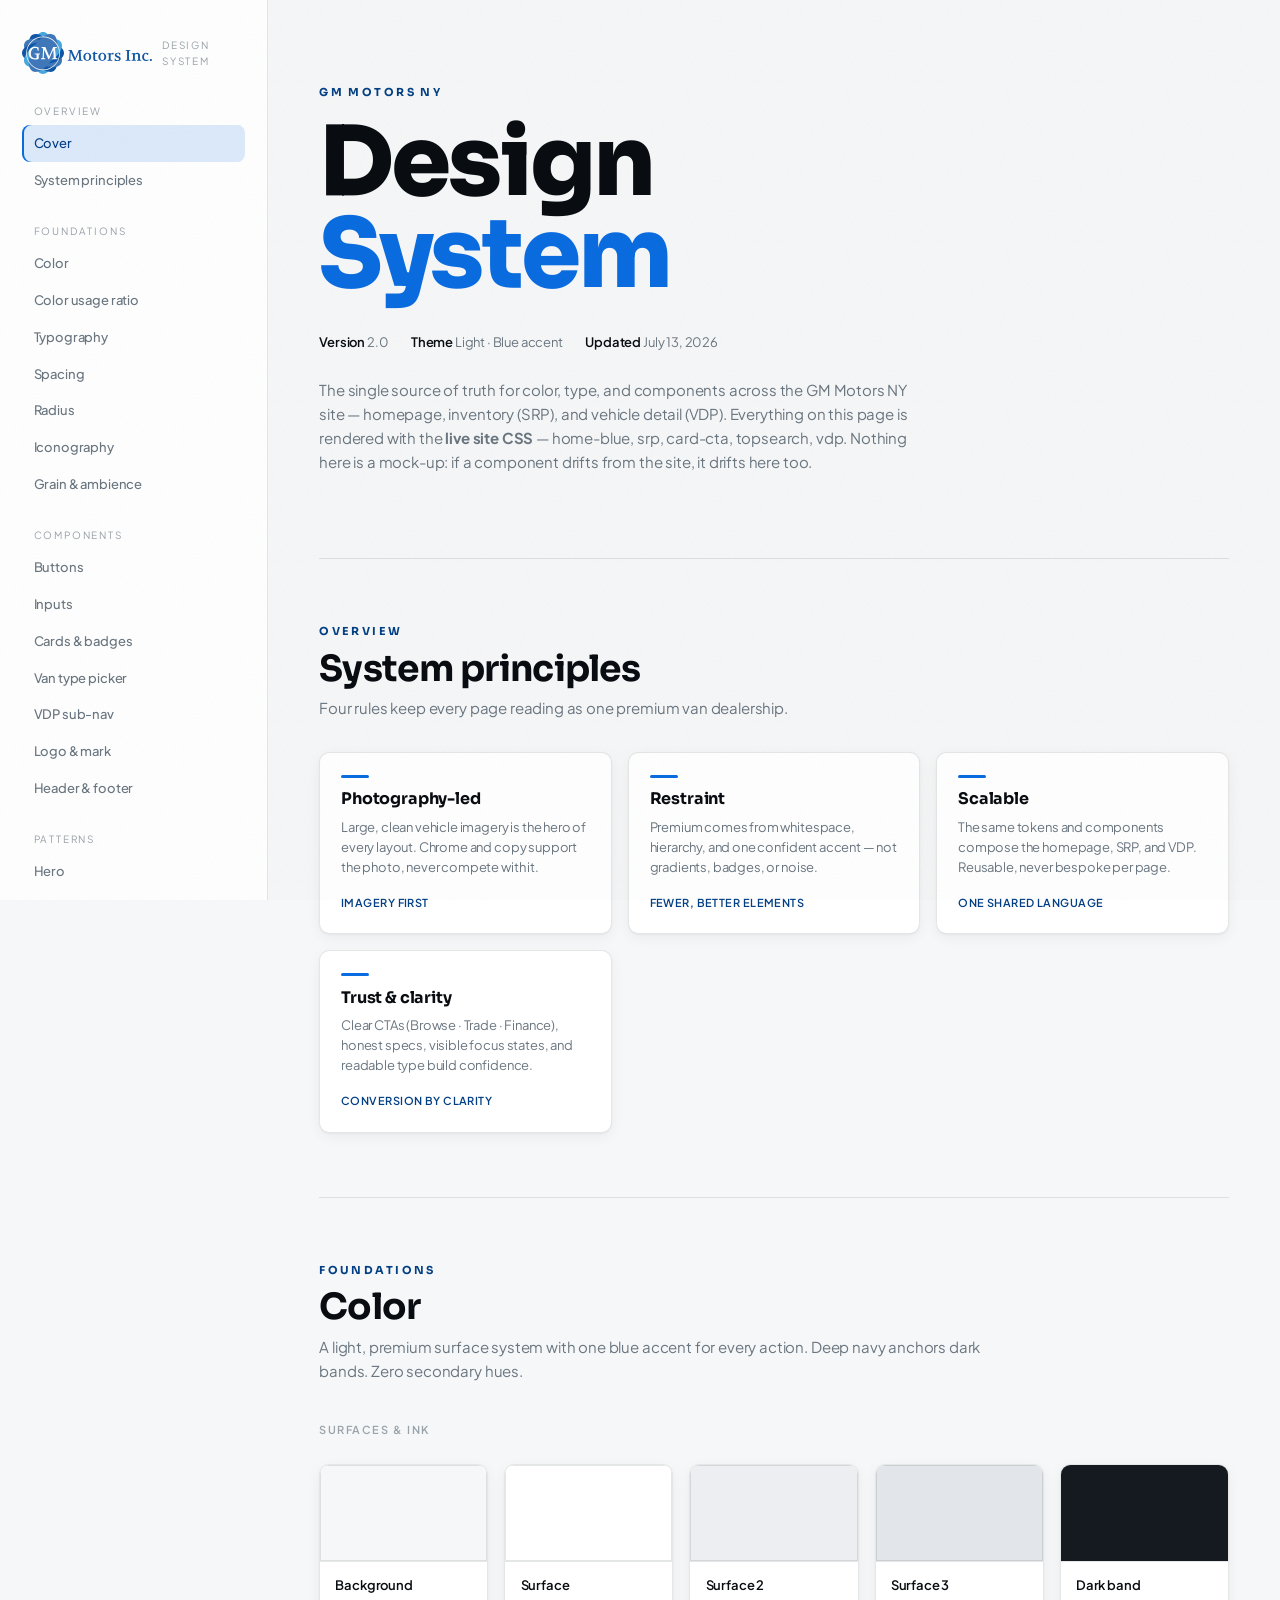
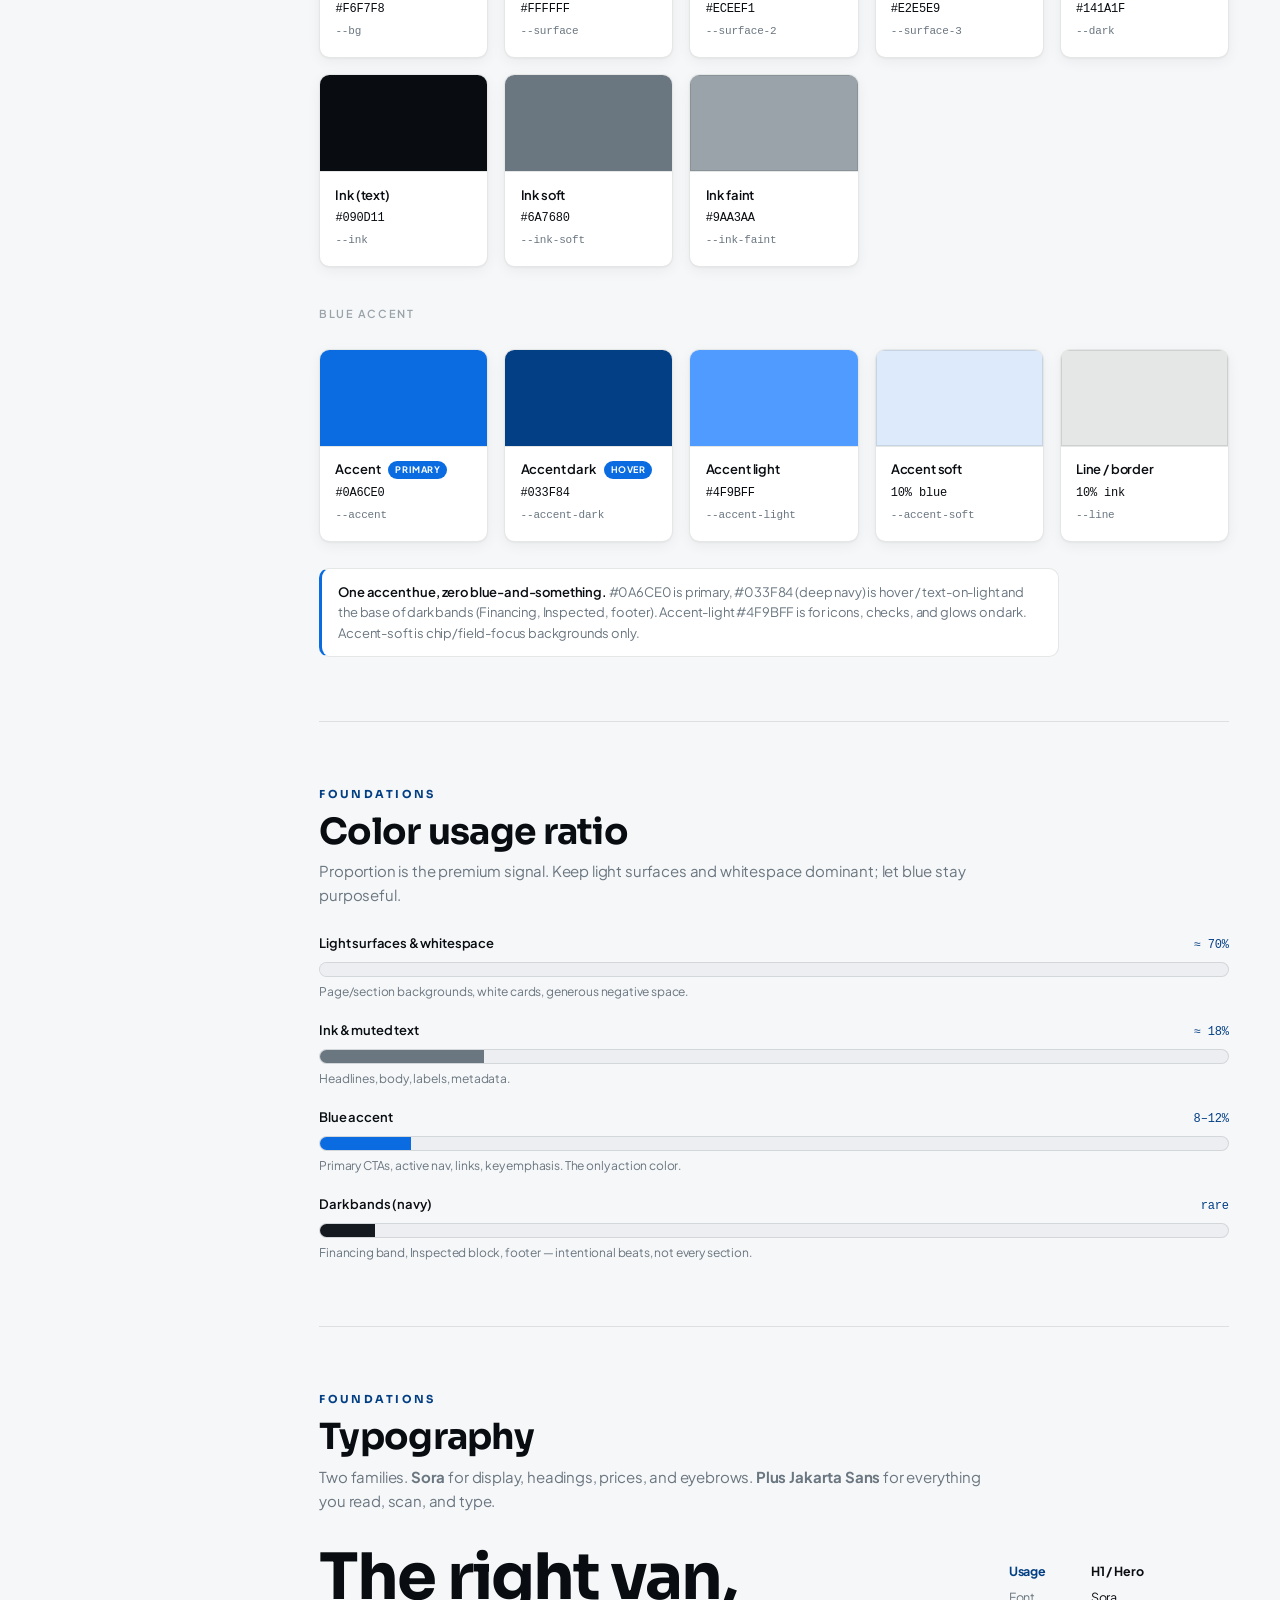
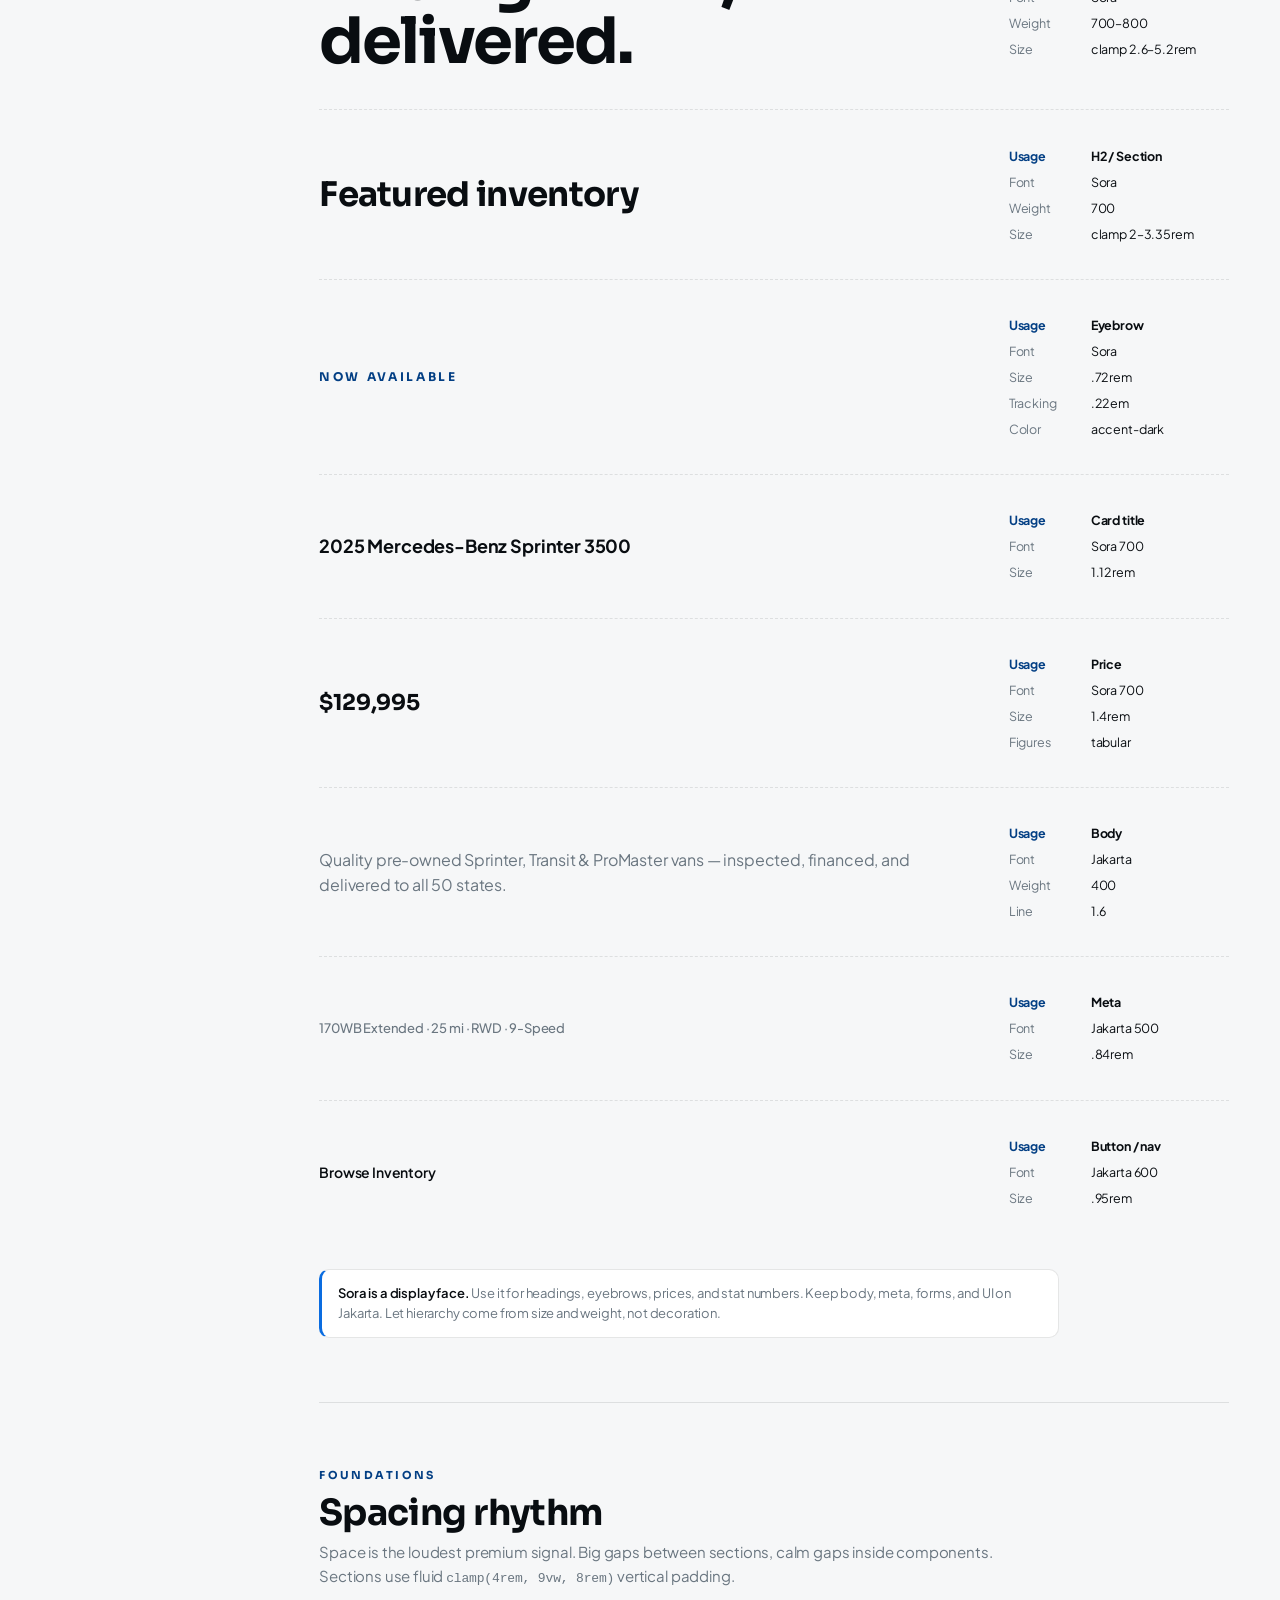
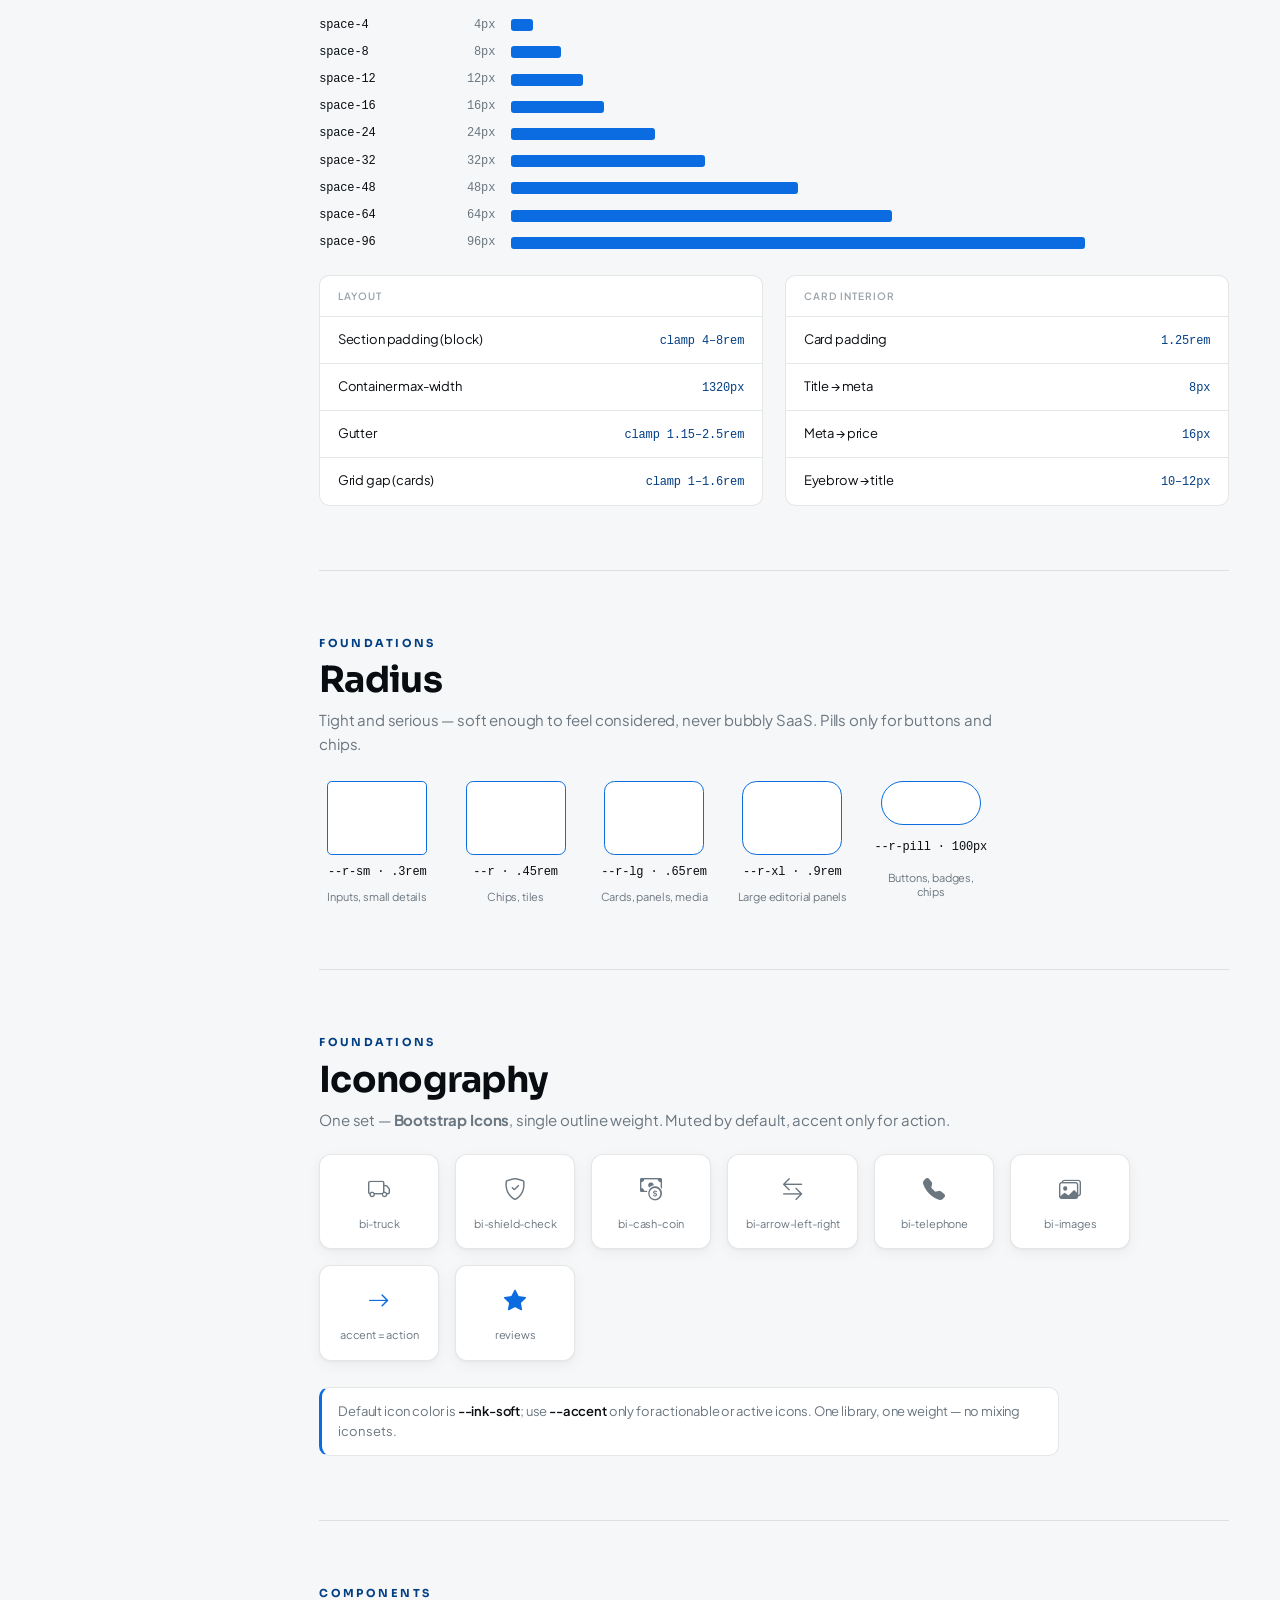
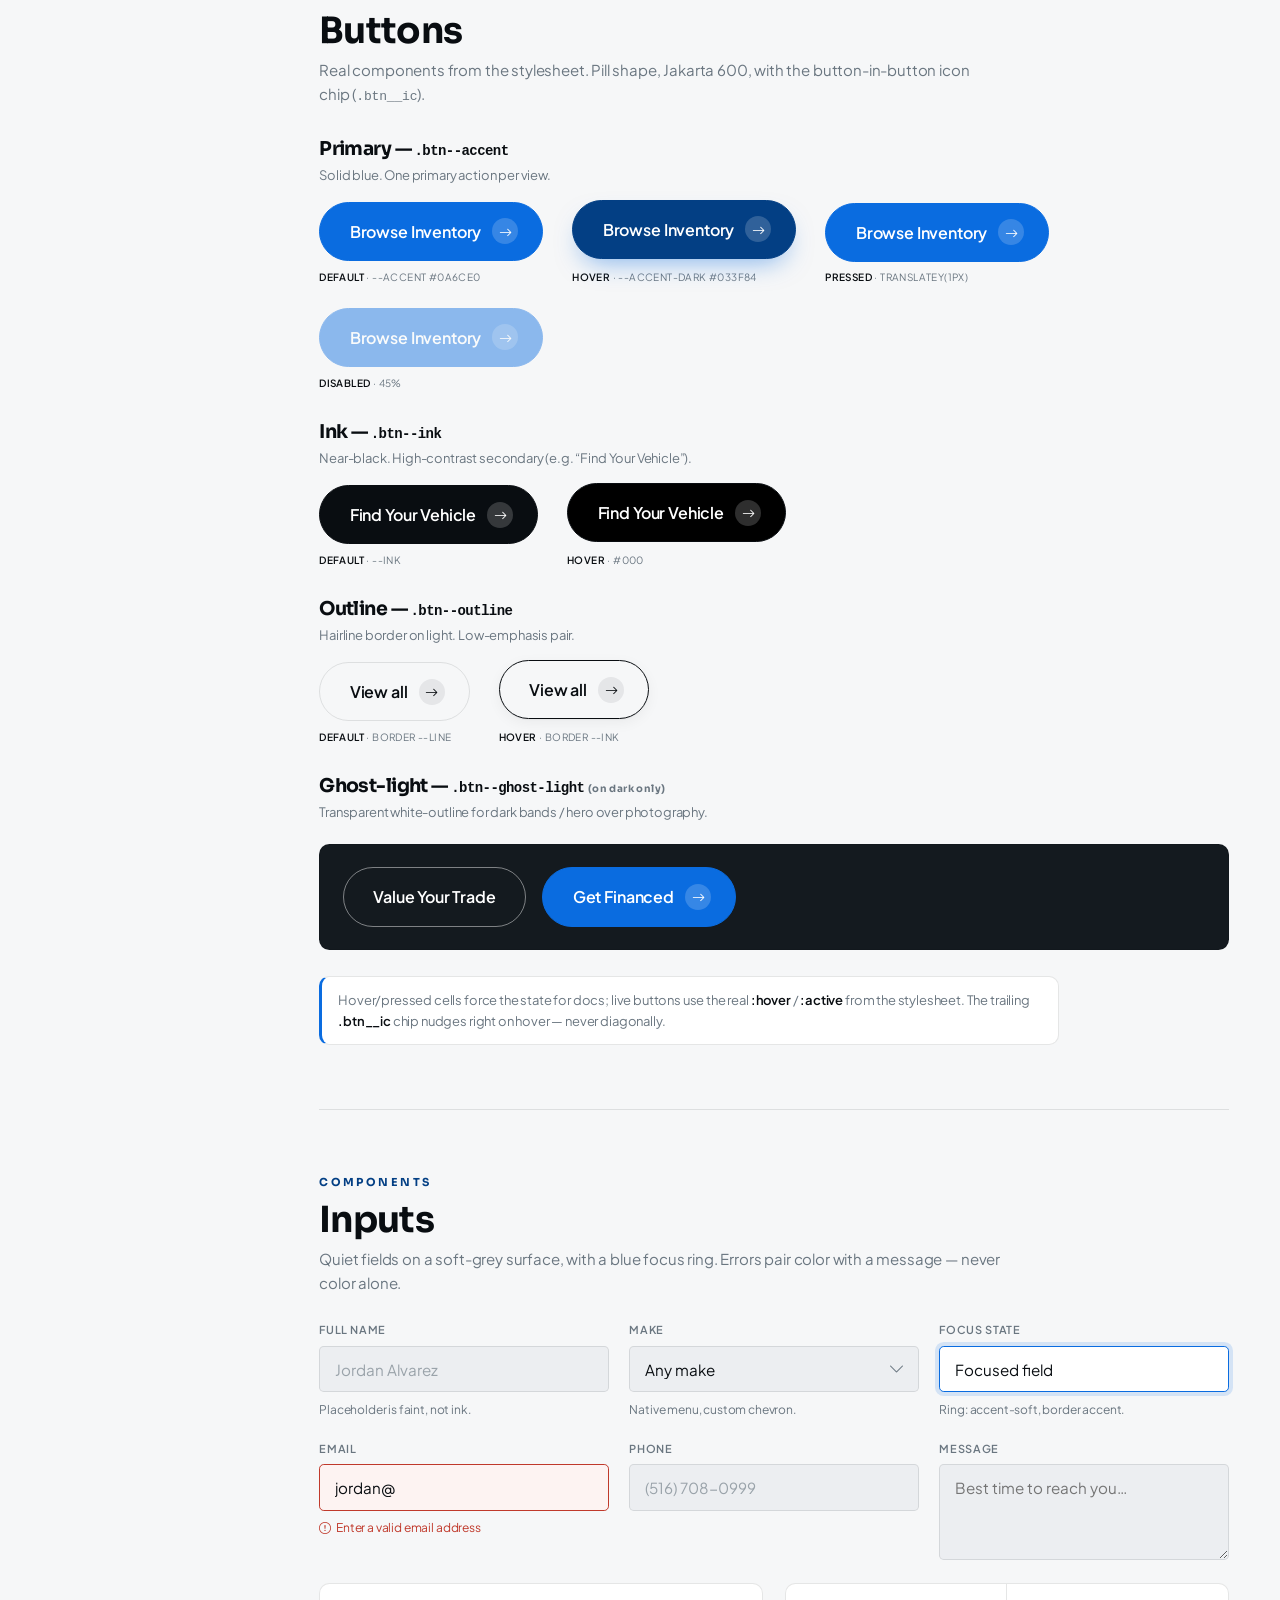
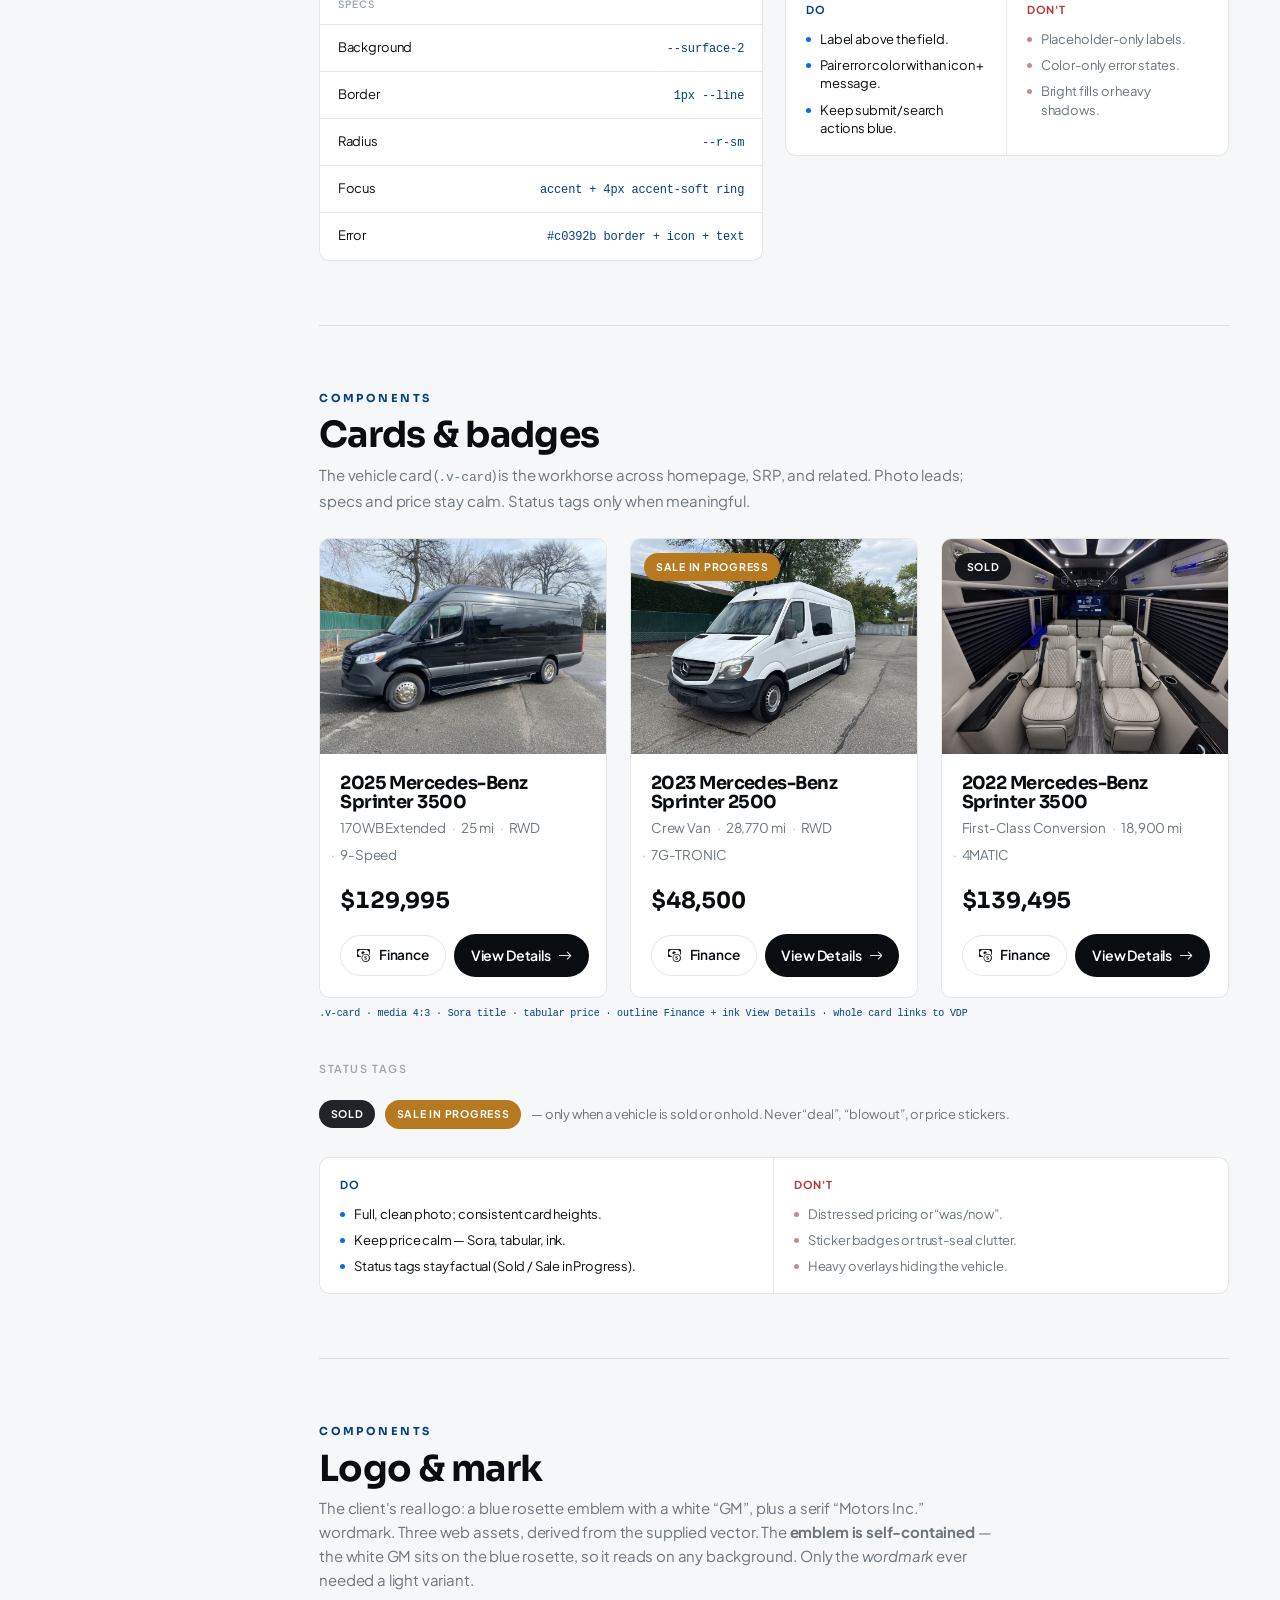
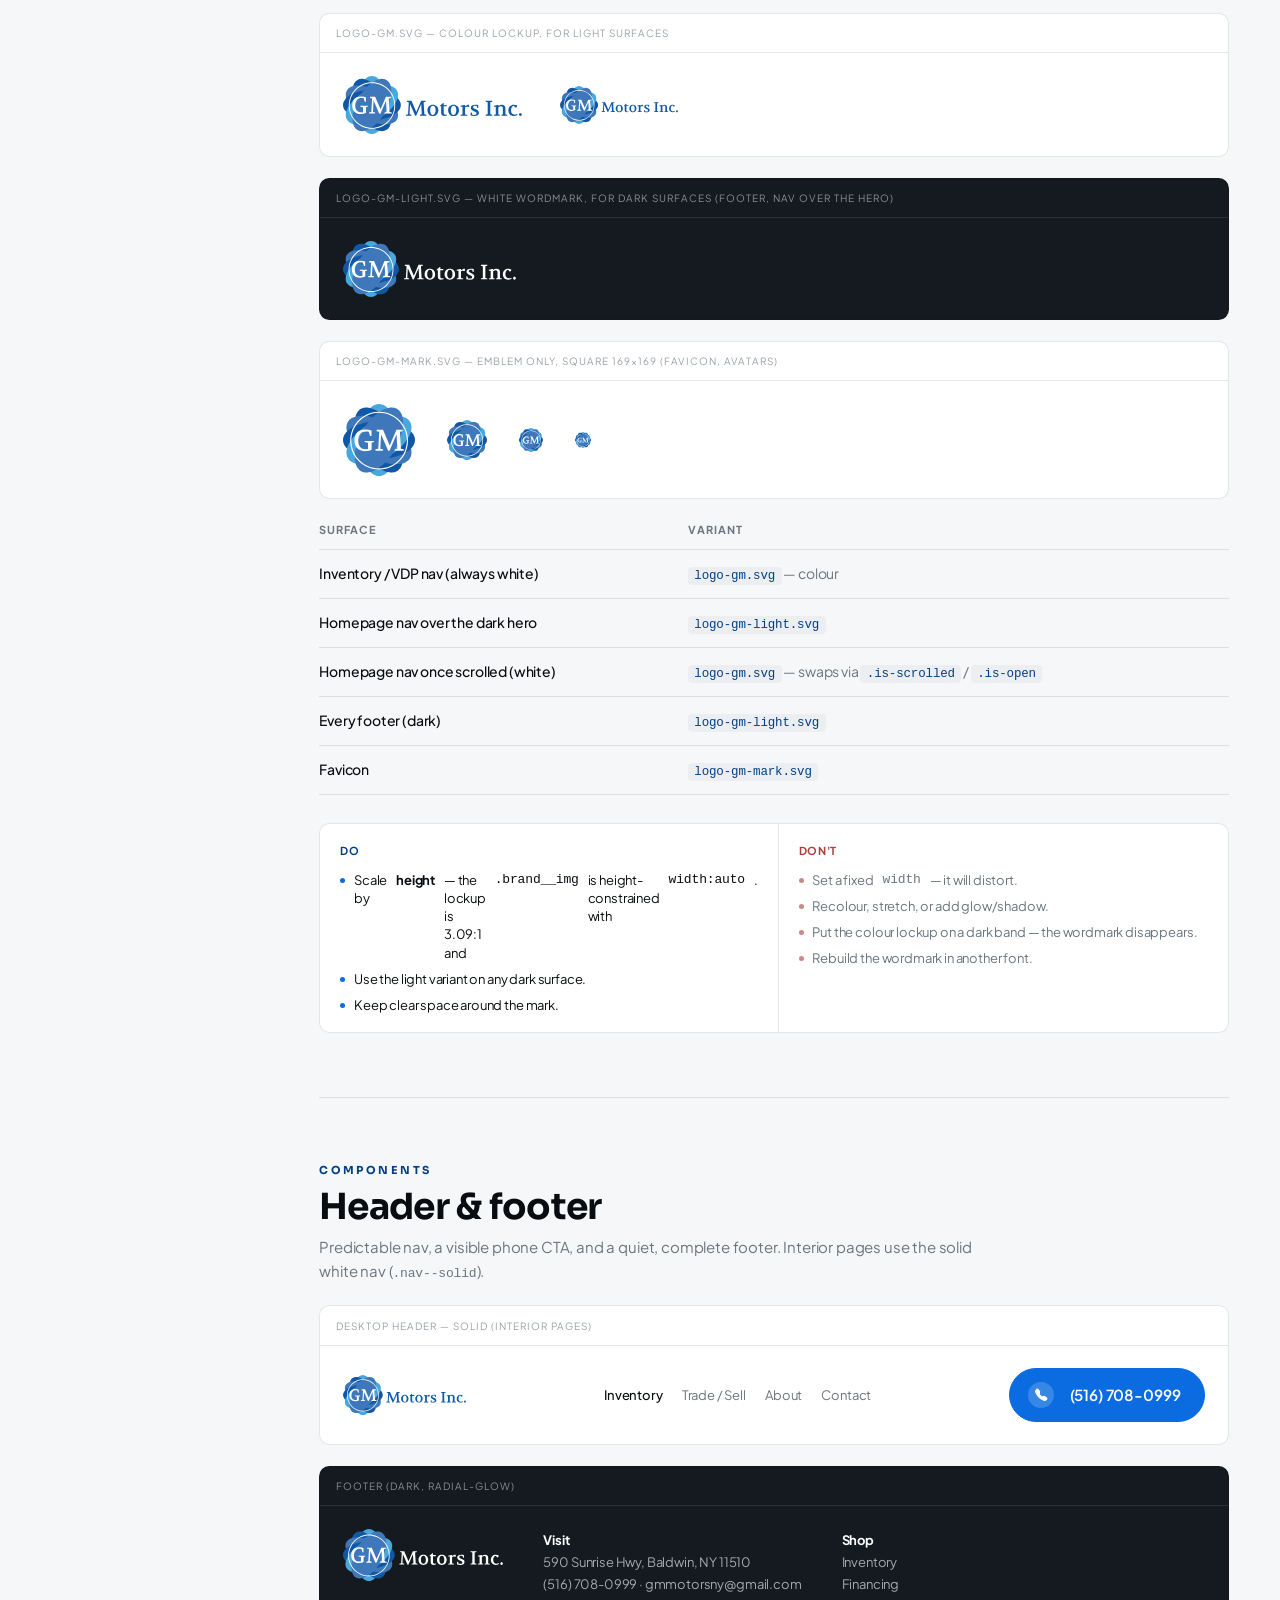
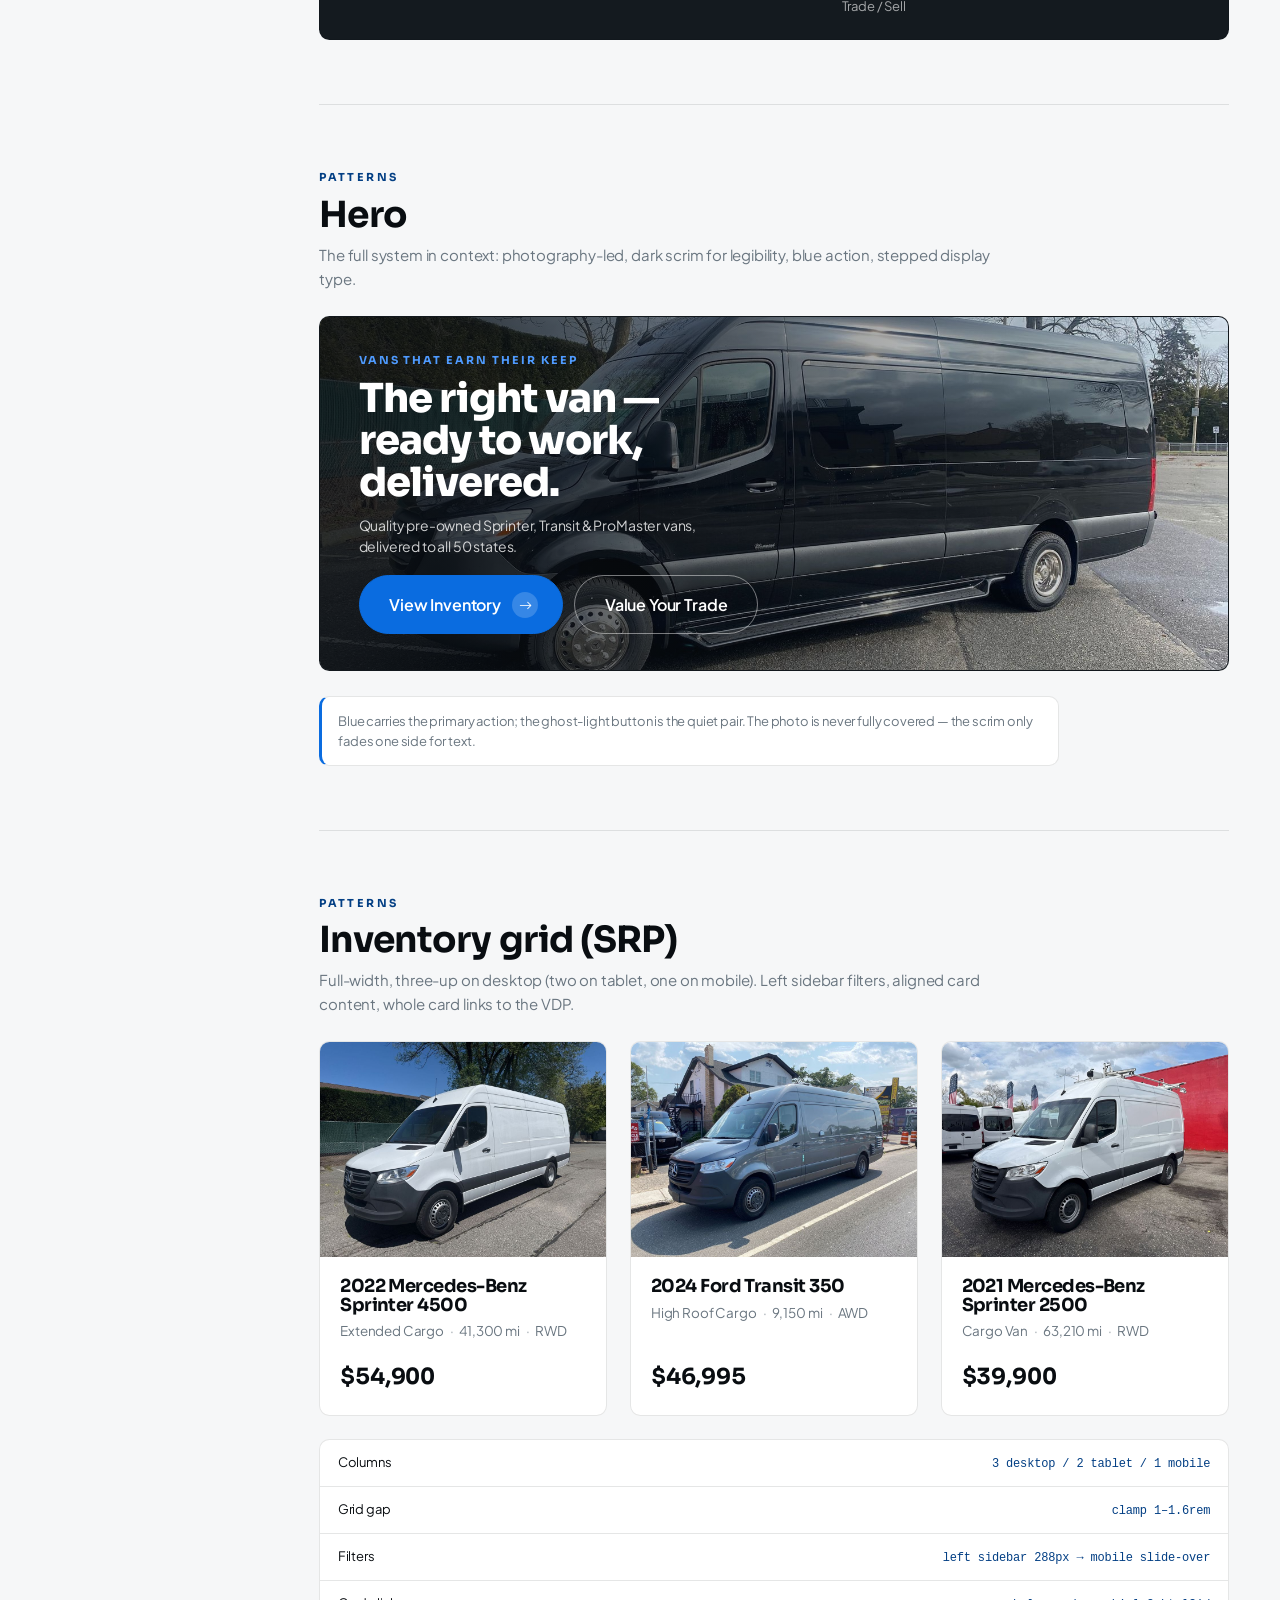
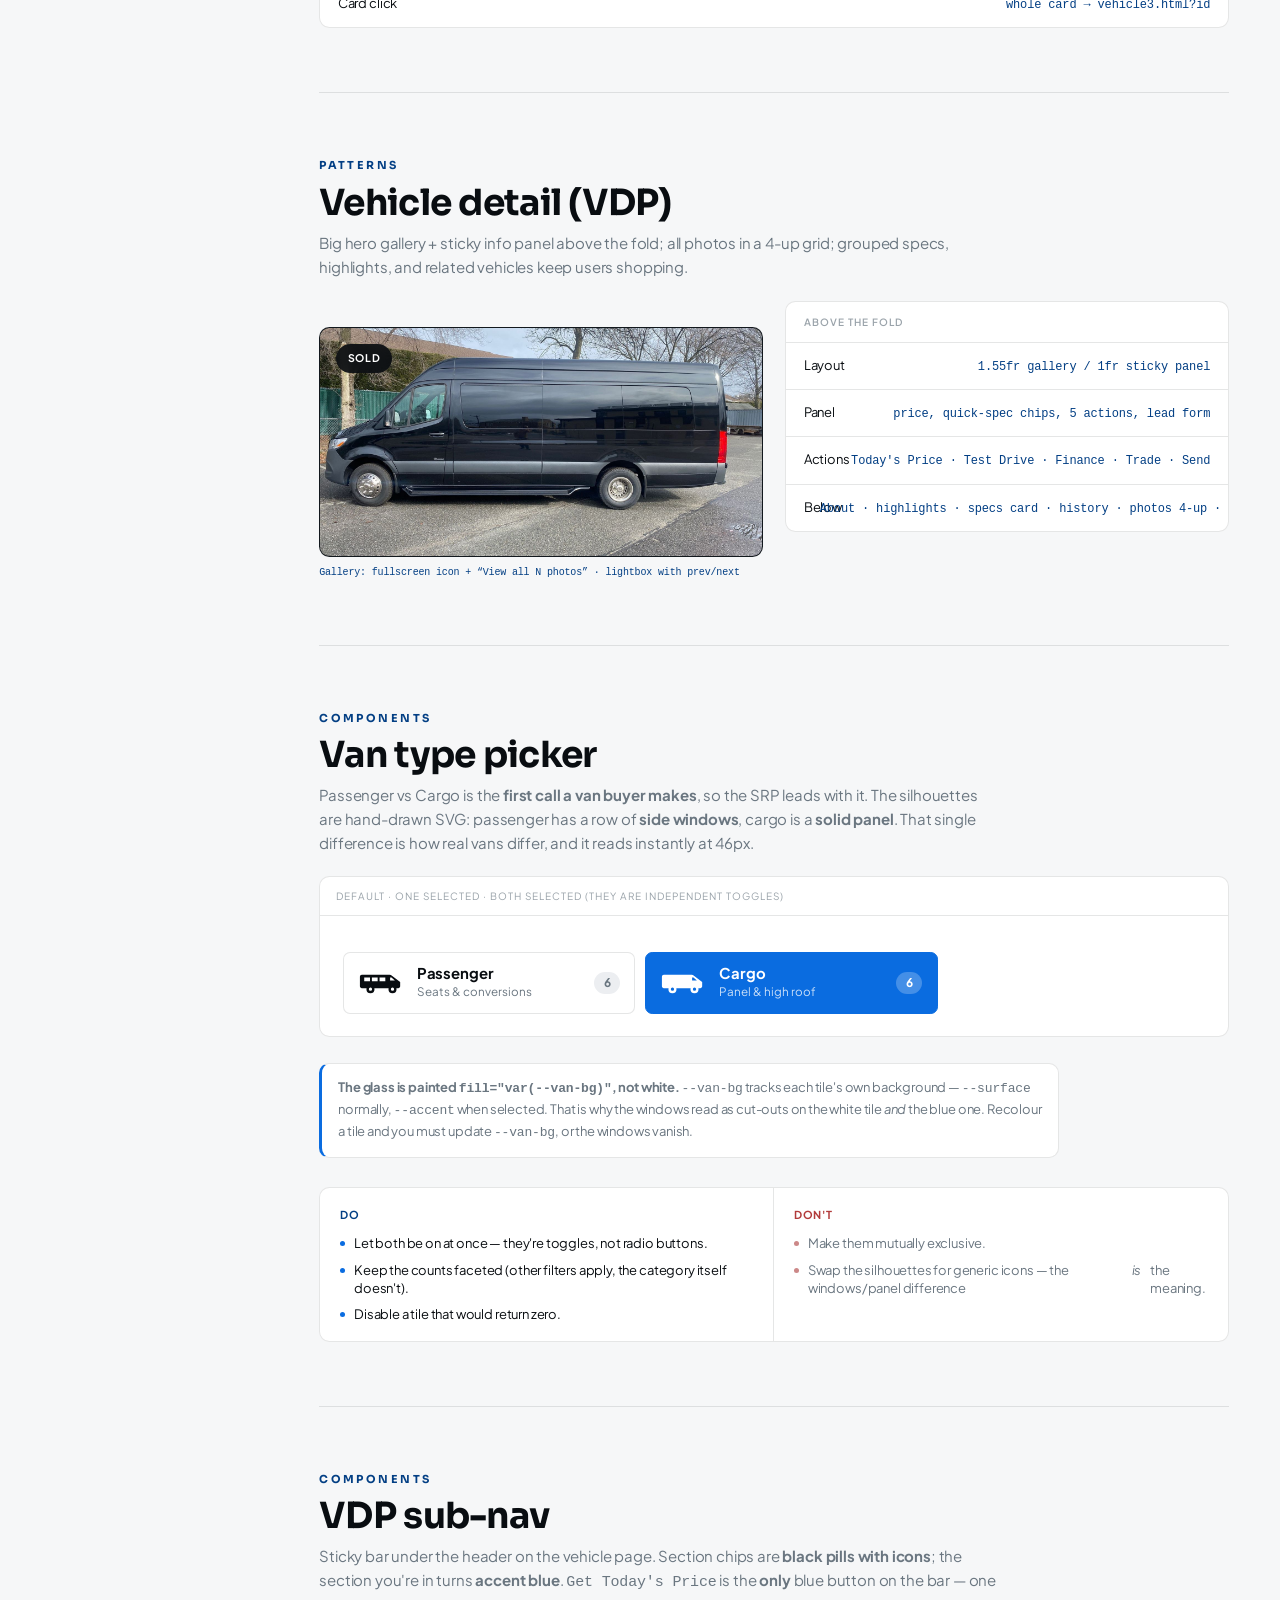
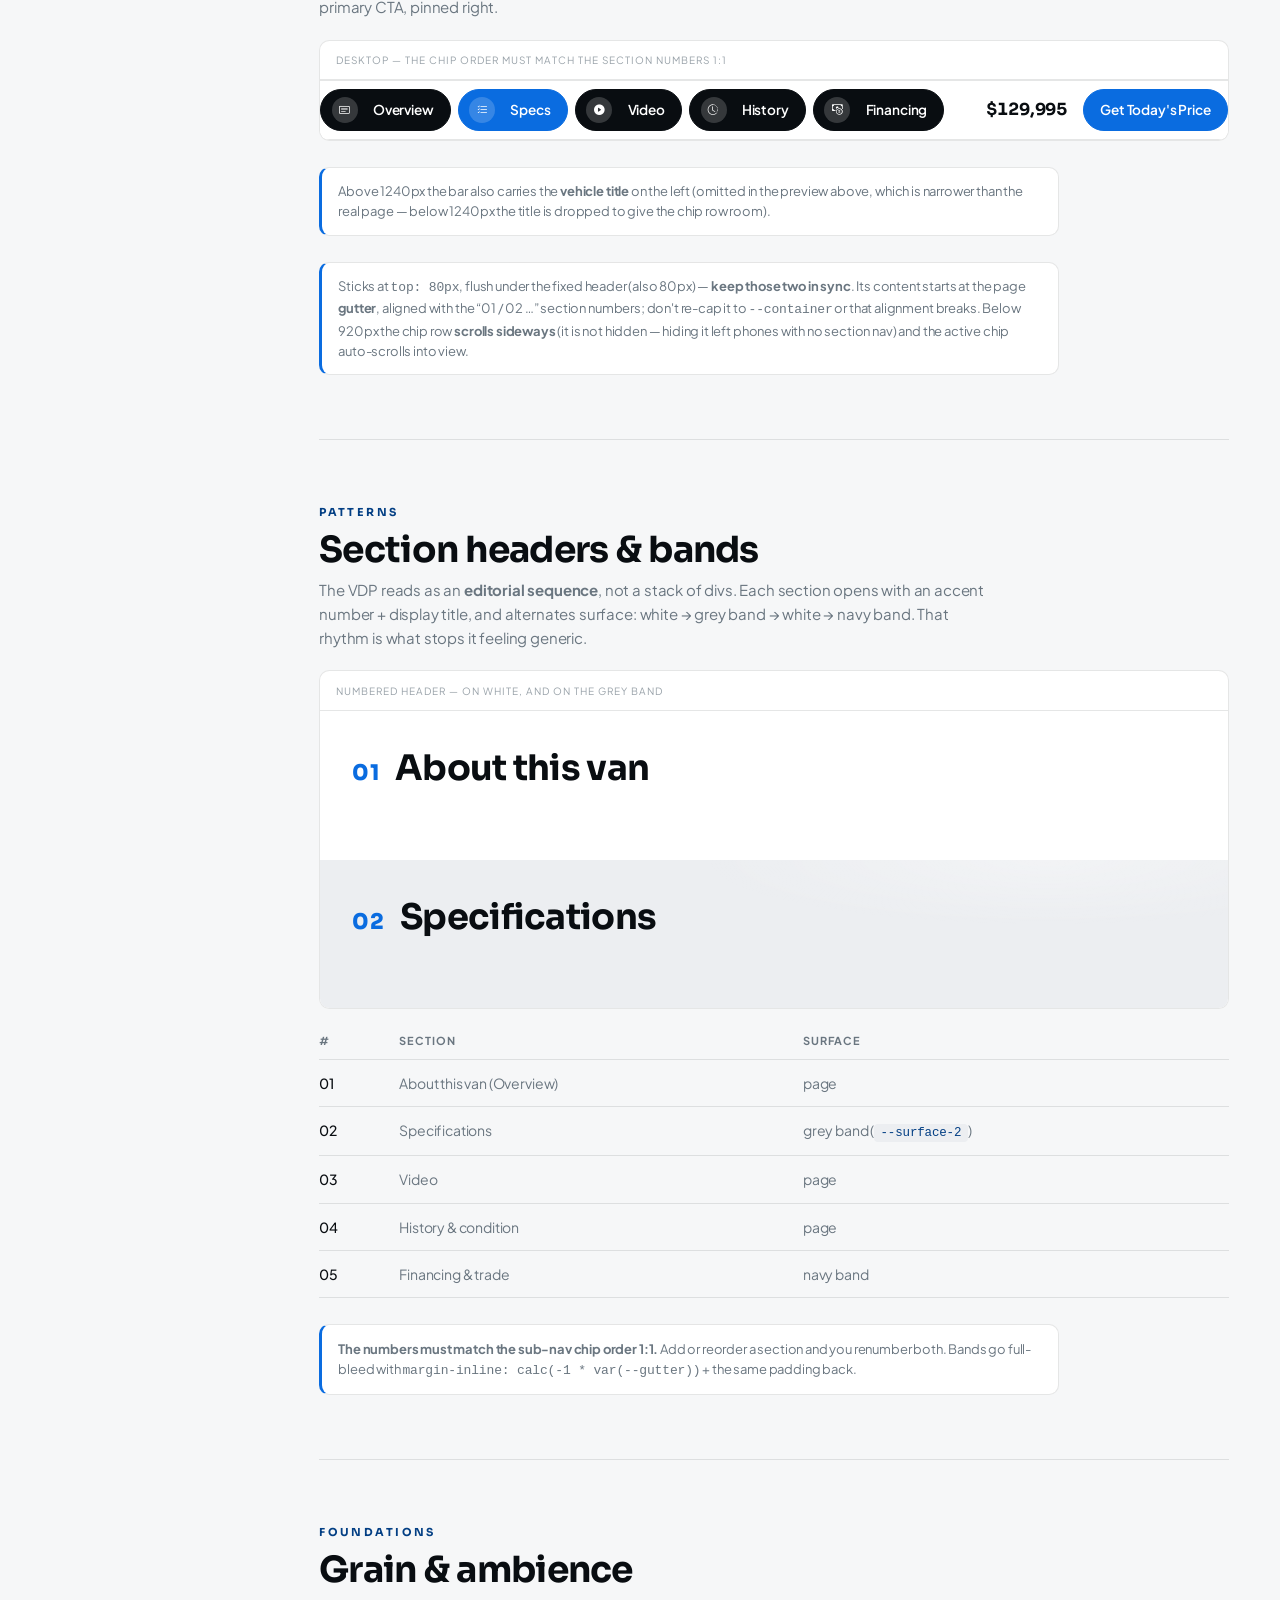
<file: design.html>
<!DOCTYPE html>
<html lang="en">
<head>
  <meta charset="UTF-8" />
  <meta name="viewport" content="width=device-width, initial-scale=1.0" />
  <title>GM Motors NY — Design System v2.0</title>
  <meta name="theme-color" content="#0A6CE0" />
  <link rel="icon" href="assets/img/logo-gm-mark.svg" />

  <link rel="preconnect" href="https://fonts.googleapis.com" />
  <link rel="preconnect" href="https://fonts.gstatic.com" crossorigin />
  <link href="https://fonts.googleapis.com/css2?family=Plus+Jakarta+Sans:wght@400;500;600;700;800&family=Sora:wght@600;700;800&display=swap" rel="stylesheet" />
  <link href="https://cdn.jsdelivr.net/npm/bootstrap-icons@1.13.1/font/bootstrap-icons.min.css" rel="stylesheet" />

  <!-- The REAL project stylesheets — every component below is rendered with the
       live site CSS, not a copy. If it drifts, this page shows it. -->
  <link rel="stylesheet" href="css/home-blue.css" />
  <link rel="stylesheet" href="css/srp.css" />
  <link rel="stylesheet" href="css/card-cta.css" />
  <link rel="stylesheet" href="css/topsearch.css" />
  <link rel="stylesheet" href="css/vdp.css" />

  <!-- Page-only layout, prefixed .ds- so it never touches site styles -->
  <style>
    :root {
      --ds-display: "Sora", "Plus Jakarta Sans", sans-serif;
      --ds-ui: "Plus Jakarta Sans", system-ui, -apple-system, "Segoe UI", sans-serif;
      --ds-sidebar-w: 268px;
      --space-4:4px; --space-8:8px; --space-12:12px; --space-16:16px; --space-24:24px;
      --space-32:32px; --space-48:48px; --space-64:64px; --space-96:96px;
    }
    html { scroll-behavior: smooth; }
    body { margin: 0; font-family: var(--ds-ui); background: var(--bg); color: var(--ink); -webkit-font-smoothing: antialiased; }
    * { box-sizing: border-box; }

    .ds-shell { display: grid; grid-template-columns: var(--ds-sidebar-w) 1fr; min-height: 100vh; }

    /* Sidebar */
    .ds-sidebar { position: sticky; top: 0; align-self: start; height: 100vh; overflow-y: auto; border-right: 1px solid var(--line); padding: 2rem 1.35rem; background: var(--surface); }
    .ds-brand { display: flex; align-items: center; gap: .65rem; margin-bottom: 1.8rem; }
    .ds-brand img { height: 42px; width: auto; display: block; }
    .ds-table { width: 100%; border-collapse: collapse; margin-top: 1.4rem; font-size: 14px; }
    .ds-table th { text-align: left; font-weight: 700; font-size: 11px; letter-spacing: .09em; text-transform: uppercase; color: var(--ink-soft); padding: 0 1rem .6rem 0; border-bottom: 1px solid var(--line); }
    .ds-table td { padding: .75rem 1rem .75rem 0; border-bottom: 1px solid var(--line); vertical-align: top; color: var(--ink-soft); }
    .ds-table td:first-child { color: var(--ink); font-weight: 500; }
    .ds-table code { font-family: ui-monospace, SFMono-Regular, Menlo, monospace; font-size: 12.5px; background: var(--surface-2); padding: .12rem .4rem; border-radius: 4px; color: var(--accent-dark); }
    .ds-brand .sub { font-size: 10px; letter-spacing: .18em; text-transform: uppercase; color: var(--ink-faint); }
    .ds-nav-label { font-size: 10px; letter-spacing: .18em; text-transform: uppercase; color: var(--ink-faint); margin: 1.5rem 0 .4rem .75rem; }
    .ds-nav a { display: block; padding: .5rem .75rem; border-radius: 8px; color: var(--ink-soft); font-size: 13px; font-weight: 500; transition: background-color .2s var(--ease), color .2s var(--ease); }
    .ds-nav a:hover { color: var(--ink); background: var(--surface-2); }
    .ds-nav a.is-active { color: var(--accent-dark); background: var(--accent-soft); box-shadow: inset 2px 0 0 var(--accent); }

    /* Main */
    .ds-main { padding: 0 clamp(1.5rem, 4vw, 4.5rem) 7rem; max-width: 1140px; min-width: 0; }
    .ds-section { padding-block: 4rem; border-top: 1px solid var(--line); scroll-margin-top: 1.5rem; }
    .ds-section:first-of-type { border-top: 0; }
    .ds-eyebrow { font-family: var(--ds-display); font-size: 11px; letter-spacing: .22em; text-transform: uppercase; color: var(--accent-dark); font-weight: 700; }
    .ds-h2 { font-family: var(--ds-display); font-size: clamp(28px, 4vw, 36px); line-height: 1.1; font-weight: 700; letter-spacing: -.02em; color: var(--ink); margin: .5rem 0 .5rem; }
    .ds-lead { font-size: 15px; line-height: 1.6; color: var(--ink-soft); max-width: 62ch; }
    .ds-note { font-size: 13px; line-height: 1.55; color: var(--ink-soft); background: var(--surface); border: 1px solid var(--line); border-left: 3px solid var(--accent); border-radius: 10px; padding: .85rem 1rem; margin-top: 1.6rem; max-width: 74ch; }
    .ds-note strong { color: var(--ink); font-weight: 600; }
    .ds-grouplabel { font-size: 11px; letter-spacing: .14em; text-transform: uppercase; color: var(--ink-faint); margin: 2.4rem 0 .3rem; font-weight: 600; }

    /* Cover */
    .ds-cover { min-height: 62vh; display: flex; flex-direction: column; justify-content: center; }
    .ds-cover__title { font-family: var(--ds-display); font-weight: 800; font-size: clamp(48px, 9vw, 96px); line-height: .95; letter-spacing: -.03em; color: var(--ink); margin: 1rem 0; }
    .ds-cover__title .accent { color: var(--accent); }
    .ds-cover__meta { display: flex; flex-wrap: wrap; gap: 1.4rem; font-size: 13px; color: var(--ink-soft); margin-top: 1rem; }
    .ds-cover__meta b { color: var(--ink); font-weight: 600; }
    .ds-cover__note { margin-top: 1.6rem; max-width: 54ch; font-size: 15px; line-height: 1.6; color: var(--ink-soft); }

    /* Cards (principles / tone) */
    .ds-cards { display: grid; grid-template-columns: repeat(auto-fit, minmax(230px, 1fr)); gap: 1rem; margin-top: 2rem; }
    .ds-card { border: 1px solid var(--line); border-radius: var(--r-lg); background: var(--surface); padding: 1.35rem 1.3rem; display: flex; flex-direction: column; gap: .55rem; box-shadow: var(--shadow-sm); }
    .ds-card__marker { width: 28px; height: 3px; border-radius: 2px; background: var(--accent); margin-bottom: .3rem; }
    .ds-card__title { font-family: var(--ds-display); font-size: 16px; font-weight: 700; letter-spacing: -.01em; color: var(--ink); }
    .ds-card__body { font-size: 13px; line-height: 1.55; color: var(--ink-soft); }
    .ds-card__use { font-size: 11px; letter-spacing: .04em; text-transform: uppercase; color: var(--accent-dark); margin-top: auto; padding-top: .5rem; font-weight: 600; }

    /* Color swatches */
    .ds-swatches { display: grid; grid-template-columns: repeat(auto-fill, minmax(168px, 1fr)); gap: 1rem; margin-top: 1.6rem; }
    .ds-swatch { border: 1px solid var(--line); border-radius: var(--r-lg); overflow: hidden; background: var(--surface); box-shadow: var(--shadow-sm); }
    .ds-chip { display: block; width: 100%; height: 96px; }
    .ds-chip.is-light { box-shadow: inset 0 0 0 1px var(--line); }
    .ds-swatch .meta { padding: .8rem .95rem 1rem; display: flex; flex-direction: column; gap: 4px; border-top: 1px solid var(--line); }
    .ds-swatch .name { font-size: 13px; font-weight: 600; color: var(--ink); display: flex; align-items: center; gap: .5rem; }
    .ds-swatch .hex { font-size: 12px; color: var(--ink); font-family: ui-monospace, "SF Mono", Menlo, monospace; }
    .ds-swatch .cssvar { font-size: 11px; color: var(--ink-soft); font-family: ui-monospace, Menlo, monospace; }
    .ds-pill { font-size: 9px; letter-spacing: .06em; text-transform: uppercase; font-weight: 700; color: #fff; background: var(--accent); border-radius: 999px; padding: 2px 7px; }

    /* Typography specimens */
    .ds-spec { display: grid; grid-template-columns: 1fr 220px; gap: 2.2rem; padding: 2.2rem 0; border-top: 1px dashed var(--line); align-items: center; }
    .ds-spec:first-child { border-top: 0; padding-top: .5rem; }
    .ds-spec .sample { color: var(--ink); overflow-wrap: anywhere; }
    .ds-attrs { list-style: none; margin: 0; padding: 0; display: grid; gap: 6px; }
    .ds-attrs li { font-size: 12.5px; color: var(--ink); display: grid; grid-template-columns: 74px 1fr; gap: .5rem; }
    .ds-attrs li span { color: var(--ink-soft); }
    .ds-attrs li.usage { font-weight: 700; }
    .ds-attrs li.usage span { color: var(--accent-dark); }

    /* Spacing scale */
    .ds-scale { display: grid; gap: .5rem; margin-top: 1.6rem; }
    .ds-scale__row { display: grid; grid-template-columns: 108px 52px minmax(0,1fr); align-items: center; gap: 1rem; }
    .ds-scale__name { font-size: 12px; font-family: ui-monospace, Menlo, monospace; color: var(--ink); }
    .ds-scale__val { font-size: 12px; color: var(--ink-soft); font-family: ui-monospace, Menlo, monospace; text-align: right; }
    .ds-scale__bar { height: 12px; border-radius: 3px; background: var(--accent); max-width: 100%; }

    /* Radius tiles */
    .ds-radii { display: flex; flex-wrap: wrap; gap: 1.4rem; margin-top: 1.6rem; }
    .ds-radtile { display: grid; gap: .5rem; justify-items: center; text-align: center; width: 116px; }
    .ds-radbox { width: 100px; height: 74px; background: var(--surface); border: 1.5px solid var(--accent); }
    .ds-radtile .lbl { font-size: 12px; color: var(--ink); font-family: ui-monospace, Menlo, monospace; }
    .ds-radtile .use { font-size: 11px; line-height: 1.35; color: var(--ink-soft); }

    /* Icons */
    .ds-iconset { display: flex; flex-wrap: wrap; gap: 1rem; margin-top: 1.4rem; }
    .ds-icontile { border: 1px solid var(--line); border-radius: 12px; background: var(--surface); padding: 1rem 1.1rem; display: flex; flex-direction: column; align-items: center; gap: .55rem; min-width: 120px; box-shadow: var(--shadow-sm); }
    .ds-icontile i { font-size: 22px; color: var(--ink-soft); }
    .ds-icontile .lbl { font-size: 11px; color: var(--ink-soft); }

    /* Buttons doc */
    .ds-btn-block { margin-top: 2rem; }
    .ds-btn-block h3 { font-family: var(--ds-display); font-size: 19px; font-weight: 700; color: var(--ink); margin: 0 0 .3rem; }
    .ds-btn-block .desc { font-size: 13px; color: var(--ink-soft); margin-bottom: 1rem; }
    .ds-btn-row { display: flex; flex-wrap: wrap; gap: 1.4rem 1.8rem; margin-bottom: 1.2rem; align-items: flex-start; }
    .ds-btn-cell { display: flex; flex-direction: column; gap: .5rem; align-items: flex-start; }
    .ds-cap { font-size: 10px; letter-spacing: .04em; text-transform: uppercase; color: var(--ink-soft); }
    .ds-cap b { color: var(--ink); font-weight: 600; }

    /* Forced button states for docs (mirror real :hover/:active) */
    .btn.ds-hover.btn--accent { background: var(--accent-btn-hv); border-color: var(--accent-btn-hv); transform: translateY(-2px); box-shadow: 0 12px 26px -10px rgba(10,108,224,.5); }
    .btn.ds-pressed.btn--accent { transform: translateY(1px); }
    .btn.ds-hover.btn--ink { background: #000; transform: translateY(-2px); }
    .btn.ds-hover.btn--outline { border-color: var(--ink); box-shadow: var(--shadow-sm); transform: translateY(-2px); }
    .btn[disabled] { opacity: .45; cursor: not-allowed; pointer-events: none; }

    /* Inputs (mirror .field from the site) */
    .ds-fields { display: grid; grid-template-columns: repeat(auto-fit, minmax(240px, 1fr)); gap: 1.3rem; margin-top: 1.6rem; align-items: start; }
    .ds-field { display: grid; gap: .45rem; }
    .ds-field label { font-size: 11px; letter-spacing: .06em; text-transform: uppercase; color: var(--ink-soft); font-weight: 600; }
    .ds-field input, .ds-field select, .ds-field textarea { width: 100%; appearance: none; border: 1px solid var(--line); border-radius: var(--r-sm); padding: .8rem .9rem; font-family: inherit; font-size: .95rem; background: var(--surface-2); color: var(--ink); outline: none; transition: border-color .25s, box-shadow .25s, background-color .25s; }
    .ds-field textarea { min-height: 96px; resize: vertical; }
    .ds-field input::placeholder { color: var(--ink-faint); }
    .ds-field input:focus, .ds-field.is-focus input, .ds-field select:focus, .ds-field textarea:focus { border-color: var(--accent); background: #fff; box-shadow: 0 0 0 4px var(--accent-soft); }
    .ds-field.err input { border-color: #c0392b; background: #fdf3f2; }
    .ds-field .help { font-size: 12px; color: var(--ink-soft); }
    .ds-field .errmsg { font-size: 12px; color: #c0392b; display: flex; align-items: center; gap: 5px; }
    .ds-selwrap { position: relative; }
    .ds-selwrap .chev { position: absolute; right: 14px; top: 50%; transform: translateY(-50%); pointer-events: none; color: var(--ink-soft); }
    .ds-selwrap select { padding-right: 40px; }

    /* Cards grid (real .v-card) */
    .ds-cardgrid { display: grid; grid-template-columns: repeat(3, 1fr); gap: 1.4rem; margin-top: 1.6rem; }
    @media (max-width: 900px) { .ds-cardgrid { grid-template-columns: 1fr 1fr; } }
    @media (max-width: 600px) { .ds-cardgrid { grid-template-columns: 1fr; } }
    .ds-cardgrid .v-card { flex: initial; }
    .ds-annot { font-size: 10px; color: var(--accent-dark); font-family: ui-monospace, Menlo, monospace; margin-top: 8px; }

    /* Badges */
    .ds-badges { display: flex; flex-wrap: wrap; gap: 10px; margin-top: 1.4rem; align-items: center; }

    /* Do / Don't */
    .ds-rule { margin-top: 1.8rem; }
    .ds-rule > h4 { font-family: var(--ds-display); font-size: 17px; font-weight: 700; color: var(--ink); margin: 0 0 .8rem; }
    .ds-dd { display: grid; grid-template-columns: 1fr 1fr; border: 1px solid var(--line); border-radius: var(--r-lg); overflow: hidden; background: var(--surface); }
    .ds-dd > div { padding: 1.1rem 1.25rem; }
    .ds-dd .do { border-right: 1px solid var(--line); }
    .ds-dd h5 { font-size: 11px; letter-spacing: .06em; text-transform: uppercase; font-weight: 700; margin: 0 0 .7rem; }
    .ds-dd .do h5 { color: var(--accent-dark); }
    .ds-dd .dont h5 { color: #b23b3b; }
    .ds-dd ul { list-style: none; margin: 0; padding: 0; display: grid; gap: .5rem; }
    .ds-dd li { font-size: 13px; line-height: 1.4; color: var(--ink); display: flex; gap: .55rem; }
    .ds-dd .dont li { color: var(--ink-soft); }
    .ds-dd li::before { content: ""; flex: 0 0 auto; margin-top: 7px; width: 5px; height: 5px; border-radius: 999px; }
    .ds-dd .do li::before { background: var(--accent); }
    .ds-dd .dont li::before { background: #c88; }

    /* Previews (logo / chrome) */
    .ds-preview { border: 1px solid var(--line); border-radius: var(--r-lg); overflow: hidden; margin-top: 1.3rem; background: var(--surface); }
    .ds-preview.dark { background: var(--dark); }
    .ds-preview__label { font-size: 10px; letter-spacing: .1em; text-transform: uppercase; color: var(--ink-faint); padding: .7rem 1rem; border-bottom: 1px solid var(--line); }
    .ds-preview.dark .ds-preview__label { color: rgba(255,255,255,.5); border-color: rgba(255,255,255,.1); }
    .ds-preview__body { padding: 1.4rem 1.4rem; overflow-x: auto; }
    .ds-mockhead { display: flex; align-items: center; justify-content: space-between; gap: 1rem; min-width: 560px; }
    .ds-mockhead img { height: 40px; }
    .ds-mocknav { display: flex; gap: 1.2rem; font-size: 13px; color: var(--ink-soft); }
    .ds-mocknav .on { color: var(--ink); font-weight: 500; }

    /* Ratio bars */
    .ds-ratio { display: grid; gap: 1.2rem; margin-top: 1.6rem; }
    .ds-ratio__head { display: flex; justify-content: space-between; align-items: baseline; margin-bottom: .4rem; gap: 1rem; }
    .ds-ratio__name { font-size: 13px; font-weight: 600; color: var(--ink); }
    .ds-ratio__pct { font-size: 12px; color: var(--accent-dark); font-family: ui-monospace, Menlo, monospace; }
    .ds-ratio__bar { height: 15px; border-radius: 999px; background: var(--surface-2); border: 1px solid var(--line); overflow: hidden; }
    .ds-ratio__fill { height: 100%; }
    .ds-ratio__note { font-size: 12px; line-height: 1.5; color: var(--ink-soft); margin-top: .4rem; }

    /* QA checklist */
    .ds-check { display: grid; grid-template-columns: repeat(auto-fit, minmax(268px, 1fr)); gap: 1rem; margin-top: 1.6rem; }
    .ds-checkcard { border: 1px solid var(--line); border-radius: var(--r-lg); background: var(--surface); padding: 1.2rem 1.25rem; box-shadow: var(--shadow-sm); }
    .ds-checkcard > h4 { font-family: var(--ds-display); font-size: 15px; font-weight: 700; color: var(--ink); margin: 0 0 .8rem; display: flex; justify-content: space-between; gap: .6rem; align-items: center; }
    .ds-checkcard ul { list-style: none; margin: 0; padding: 0; display: grid; gap: .5rem; }
    .ds-checkcard li { font-size: 13px; line-height: 1.4; color: var(--ink-soft); display: flex; gap: .55rem; }
    .ds-checkcard li::before { content: ""; flex: 0 0 auto; margin-top: 5px; width: 6px; height: 6px; border-radius: 2px; border: 1.5px solid var(--accent); }
    .ds-status { font-size: 9px; letter-spacing: .06em; text-transform: uppercase; font-weight: 700; padding: 2px 9px; border-radius: 999px; border: 1px solid; white-space: nowrap; }
    .ds-status--pass { color: var(--accent-dark); border-color: var(--accent); }
    .ds-status--review { color: var(--ink-soft); border-color: var(--line); }

    /* Hero preview */
    .ds-hero { position: relative; border-radius: var(--r-lg); overflow: hidden; border: 1px solid var(--line); margin-top: 1.6rem; min-height: 320px; display: flex; align-items: center; background: var(--dark); }
    .ds-hero img { position: absolute; inset: 0; width: 100%; height: 100%; object-fit: cover; z-index: 0; }
    .ds-hero__scrim { position: absolute; inset: 0; z-index: 1; background: linear-gradient(90deg, rgba(9,13,17,.85) 8%, rgba(9,13,17,.45) 50%, transparent 100%); }
    .ds-hero__in { position: relative; z-index: 2; padding: 2.2rem clamp(1.4rem, 3vw, 2.6rem); max-width: 32rem; color: #fff; }
    .ds-hero__eyebrow { font-family: var(--ds-display); font-size: 11px; letter-spacing: .18em; text-transform: uppercase; color: var(--accent-light); font-weight: 700; }
    .ds-hero__title { font-family: var(--ds-display); font-weight: 800; font-size: clamp(28px, 4vw, 40px); line-height: 1.05; color: #fff; margin: .5rem 0 .7rem; letter-spacing: -.02em; }
    .ds-hero__sub { font-size: 14px; line-height: 1.5; color: rgba(255,255,255,.8); margin-bottom: 1.1rem; max-width: 34ch; }

    .ds-twoup { display: grid; grid-template-columns: 1fr 1fr; gap: 1.4rem; margin-top: 1.4rem; align-items: start; }
    .ds-spec-list { border: 1px solid var(--line); border-radius: var(--r-lg); overflow: hidden; background: var(--surface); }
    .ds-spec-list > div { display: grid; grid-template-columns: minmax(0,1fr) auto; gap: 1rem; padding: .75rem 1.1rem; border-top: 1px solid var(--line); align-items: baseline; }
    .ds-spec-list > div:first-child { border-top: 0; }
    .ds-spec-list .cap { grid-column: 1/-1; font-size: 10px; letter-spacing: .1em; text-transform: uppercase; color: var(--ink-faint); border-top: 0; font-weight: 600; }
    .ds-spec-list .k { font-size: 13px; color: var(--ink); }
    .ds-spec-list .v { font-size: 12px; color: var(--accent-dark); font-family: ui-monospace, Menlo, monospace; white-space: nowrap; }

    @media (max-width: 860px) {
      .ds-shell { grid-template-columns: 1fr; }
      .ds-sidebar { position: static; height: auto; border-right: 0; border-bottom: 1px solid var(--line); }
      .ds-spec { grid-template-columns: 1fr; gap: 1rem; }
      .ds-dd, .ds-twoup { grid-template-columns: 1fr; }
      .ds-dd .do { border-right: 0; border-bottom: 1px solid var(--line); }
    }
  </style>
</head>
<body class="has-texture">
  <div class="ds-shell">

    <!-- ============================ SIDEBAR ============================ -->
    <aside class="ds-sidebar">
      <div class="ds-brand">
        <img src="assets/img/logo-gm.svg" alt="GM Motors NY" />
        <span class="sub">Design<br />System</span>
      </div>
      <nav class="ds-nav" aria-label="Design system sections">
        <p class="ds-nav-label">Overview</p>
        <a href="#cover" class="is-active">Cover</a>
        <a href="#principles">System principles</a>
        <p class="ds-nav-label">Foundations</p>
        <a href="#color">Color</a>
        <a href="#ratio">Color usage ratio</a>
        <a href="#typography">Typography</a>
        <a href="#spacing">Spacing</a>
        <a href="#radius">Radius</a>
        <a href="#icons">Iconography</a>
        <a href="#texture">Grain &amp; ambience</a>
        <p class="ds-nav-label">Components</p>
        <a href="#buttons">Buttons</a>
        <a href="#inputs">Inputs</a>
        <a href="#cards">Cards &amp; badges</a>
        <a href="#bodypick">Van type picker</a>
        <a href="#subnav">VDP sub-nav</a>
        <a href="#logo">Logo &amp; mark</a>
        <a href="#chrome">Header &amp; footer</a>
        <p class="ds-nav-label">Patterns</p>
        <a href="#hero">Hero</a>
        <a href="#inventory">Inventory grid</a>
        <a href="#vdp">Vehicle detail</a>
        <a href="#sections">Section headers &amp; bands</a>
        <p class="ds-nav-label">Quality</p>
        <a href="#voice">Content voice</a>
        <a href="#qa">Pattern QA</a>
      </nav>
    </aside>

    <!-- ============================ MAIN ============================ -->
    <main class="ds-main">

      <!-- COVER -->
      <section id="cover" class="ds-section ds-cover">
        <p class="ds-eyebrow">GM Motors NY</p>
        <h1 class="ds-cover__title">Design<br /><span class="accent">System</span></h1>
        <div class="ds-cover__meta">
          <span><b>Version</b> 2.0</span>
          <span><b>Theme</b> Light · Blue accent</span>
          <span><b>Updated</b> July 13, 2026</span>
        </div>
        <p class="ds-cover__note">The single source of truth for color, type, and components across the GM Motors NY site — homepage, inventory (SRP), and vehicle detail (VDP). Everything on this page is rendered with the <b>live site CSS</b> — home-blue, srp, card-cta, topsearch, vdp. Nothing here is a mock-up: if a component drifts from the site, it drifts here too.</p>
      </section>

      <!-- PRINCIPLES -->
      <section id="principles" class="ds-section">
        <p class="ds-eyebrow">Overview</p>
        <h2 class="ds-h2">System principles</h2>
        <p class="ds-lead">Four rules keep every page reading as one premium van dealership.</p>
        <div class="ds-cards">
          <article class="ds-card"><span class="ds-card__marker"></span><h3 class="ds-card__title">Photography-led</h3><p class="ds-card__body">Large, clean vehicle imagery is the hero of every layout. Chrome and copy support the photo, never compete with it.</p><p class="ds-card__use">Imagery first</p></article>
          <article class="ds-card"><span class="ds-card__marker"></span><h3 class="ds-card__title">Restraint</h3><p class="ds-card__body">Premium comes from whitespace, hierarchy, and one confident accent — not gradients, badges, or noise.</p><p class="ds-card__use">Fewer, better elements</p></article>
          <article class="ds-card"><span class="ds-card__marker"></span><h3 class="ds-card__title">Scalable</h3><p class="ds-card__body">The same tokens and components compose the homepage, SRP, and VDP. Reusable, never bespoke per page.</p><p class="ds-card__use">One shared language</p></article>
          <article class="ds-card"><span class="ds-card__marker"></span><h3 class="ds-card__title">Trust &amp; clarity</h3><p class="ds-card__body">Clear CTAs (Browse · Trade · Finance), honest specs, visible focus states, and readable type build confidence.</p><p class="ds-card__use">Conversion by clarity</p></article>
        </div>
      </section>

      <!-- COLOR -->
      <section id="color" class="ds-section">
        <p class="ds-eyebrow">Foundations</p>
        <h2 class="ds-h2">Color</h2>
        <p class="ds-lead">A light, premium surface system with one blue accent for every action. Deep navy anchors dark bands. Zero secondary hues.</p>

        <p class="ds-grouplabel">Surfaces &amp; ink</p>
        <div class="ds-swatches">
          <div class="ds-swatch"><div class="ds-chip is-light" style="background:var(--bg)"></div><div class="meta"><span class="name">Background</span><span class="hex">#F6F7F8</span><span class="cssvar">--bg</span></div></div>
          <div class="ds-swatch"><div class="ds-chip is-light" style="background:var(--surface)"></div><div class="meta"><span class="name">Surface</span><span class="hex">#FFFFFF</span><span class="cssvar">--surface</span></div></div>
          <div class="ds-swatch"><div class="ds-chip is-light" style="background:var(--surface-2)"></div><div class="meta"><span class="name">Surface 2</span><span class="hex">#ECEEF1</span><span class="cssvar">--surface-2</span></div></div>
          <div class="ds-swatch"><div class="ds-chip is-light" style="background:var(--surface-3)"></div><div class="meta"><span class="name">Surface 3</span><span class="hex">#E2E5E9</span><span class="cssvar">--surface-3</span></div></div>
          <div class="ds-swatch"><div class="ds-chip" style="background:var(--dark)"></div><div class="meta"><span class="name">Dark band</span><span class="hex">#141A1F</span><span class="cssvar">--dark</span></div></div>
          <div class="ds-swatch"><div class="ds-chip" style="background:var(--ink)"></div><div class="meta"><span class="name">Ink (text)</span><span class="hex">#090D11</span><span class="cssvar">--ink</span></div></div>
          <div class="ds-swatch"><div class="ds-chip" style="background:var(--ink-soft)"></div><div class="meta"><span class="name">Ink soft</span><span class="hex">#6A7680</span><span class="cssvar">--ink-soft</span></div></div>
          <div class="ds-swatch"><div class="ds-chip is-light" style="background:var(--ink-faint)"></div><div class="meta"><span class="name">Ink faint</span><span class="hex">#9AA3AA</span><span class="cssvar">--ink-faint</span></div></div>
        </div>

        <p class="ds-grouplabel">Blue accent</p>
        <div class="ds-swatches">
          <div class="ds-swatch"><div class="ds-chip" style="background:var(--accent)"></div><div class="meta"><span class="name">Accent <span class="ds-pill">Primary</span></span><span class="hex">#0A6CE0</span><span class="cssvar">--accent</span></div></div>
          <div class="ds-swatch"><div class="ds-chip" style="background:var(--accent-dark)"></div><div class="meta"><span class="name">Accent dark <span class="ds-pill">Hover</span></span><span class="hex">#033F84</span><span class="cssvar">--accent-dark</span></div></div>
          <div class="ds-swatch"><div class="ds-chip" style="background:var(--accent-light)"></div><div class="meta"><span class="name">Accent light</span><span class="hex">#4F9BFF</span><span class="cssvar">--accent-light</span></div></div>
          <div class="ds-swatch"><div class="ds-chip is-light" style="background:var(--accent-soft)"></div><div class="meta"><span class="name">Accent soft</span><span class="hex">10% blue</span><span class="cssvar">--accent-soft</span></div></div>
          <div class="ds-swatch"><div class="ds-chip is-light" style="background:var(--line)"></div><div class="meta"><span class="name">Line / border</span><span class="hex">10% ink</span><span class="cssvar">--line</span></div></div>
        </div>

        <p class="ds-note"><strong>One accent hue, zero blue-and-something.</strong> #0A6CE0 is primary, #033F84 (deep navy) is hover / text-on-light and the base of dark bands (Financing, Inspected, footer). Accent-light #4F9BFF is for icons, checks, and glows on dark. Accent-soft is chip/field-focus backgrounds only.</p>
      </section>

      <!-- COLOR RATIO -->
      <section id="ratio" class="ds-section">
        <p class="ds-eyebrow">Foundations</p>
        <h2 class="ds-h2">Color usage ratio</h2>
        <p class="ds-lead">Proportion is the premium signal. Keep light surfaces and whitespace dominant; let blue stay purposeful.</p>
        <div class="ds-ratio">
          <div><div class="ds-ratio__head"><span class="ds-ratio__name">Light surfaces &amp; whitespace</span><span class="ds-ratio__pct">≈ 70%</span></div><div class="ds-ratio__bar"><div class="ds-ratio__fill" style="width:70%;background:var(--surface-2)"></div></div><p class="ds-ratio__note">Page/section backgrounds, white cards, generous negative space.</p></div>
          <div><div class="ds-ratio__head"><span class="ds-ratio__name">Ink &amp; muted text</span><span class="ds-ratio__pct">≈ 18%</span></div><div class="ds-ratio__bar"><div class="ds-ratio__fill" style="width:18%;background:var(--ink-soft)"></div></div><p class="ds-ratio__note">Headlines, body, labels, metadata.</p></div>
          <div><div class="ds-ratio__head"><span class="ds-ratio__name">Blue accent</span><span class="ds-ratio__pct">8–12%</span></div><div class="ds-ratio__bar"><div class="ds-ratio__fill" style="width:10%;background:var(--accent)"></div></div><p class="ds-ratio__note">Primary CTAs, active nav, links, key emphasis. The only action color.</p></div>
          <div><div class="ds-ratio__head"><span class="ds-ratio__name">Dark bands (navy)</span><span class="ds-ratio__pct">rare</span></div><div class="ds-ratio__bar"><div class="ds-ratio__fill" style="width:6%;background:var(--dark)"></div></div><p class="ds-ratio__note">Financing band, Inspected block, footer — intentional beats, not every section.</p></div>
        </div>
      </section>

      <!-- TYPOGRAPHY -->
      <section id="typography" class="ds-section">
        <p class="ds-eyebrow">Foundations</p>
        <h2 class="ds-h2">Typography</h2>
        <p class="ds-lead">Two families. <b>Sora</b> for display, headings, prices, and eyebrows. <b>Plus Jakarta Sans</b> for everything you read, scan, and type.</p>
        <div style="margin-top:1.6rem">
          <div class="ds-spec"><div class="sample" style="font-family:var(--display);font-weight:700;font-size:clamp(40px,7vw,64px);line-height:1;letter-spacing:-.03em">The right van, delivered.</div><ul class="ds-attrs"><li class="usage"><span>Usage</span> H1 / Hero</li><li><span>Font</span> Sora</li><li><span>Weight</span> 700–800</li><li><span>Size</span> clamp 2.6–5.2rem</li></ul></div>
          <div class="ds-spec"><div class="sample" style="font-family:var(--display);font-weight:700;font-size:34px;line-height:1.1;letter-spacing:-.02em">Featured inventory</div><ul class="ds-attrs"><li class="usage"><span>Usage</span> H2 / Section</li><li><span>Font</span> Sora</li><li><span>Weight</span> 700</li><li><span>Size</span> clamp 2–3.35rem</li></ul></div>
          <div class="ds-spec"><div class="sample" style="font-family:var(--display);font-weight:700;font-size:12px;letter-spacing:.22em;text-transform:uppercase;color:var(--accent-dark)">Now available</div><ul class="ds-attrs"><li class="usage"><span>Usage</span> Eyebrow</li><li><span>Font</span> Sora</li><li><span>Size</span> .72rem</li><li><span>Tracking</span> .22em</li><li><span>Color</span> accent-dark</li></ul></div>
          <div class="ds-spec"><div class="sample" style="font-family:var(--font);font-weight:700;font-size:18px">2025 Mercedes-Benz Sprinter 3500</div><ul class="ds-attrs"><li class="usage"><span>Usage</span> Card title</li><li><span>Font</span> Sora 700</li><li><span>Size</span> 1.12rem</li></ul></div>
          <div class="ds-spec"><div class="sample" style="font-family:var(--display);font-weight:700;font-size:22px">$129,995</div><ul class="ds-attrs"><li class="usage"><span>Usage</span> Price</li><li><span>Font</span> Sora 700</li><li><span>Size</span> 1.4rem</li><li><span>Figures</span> tabular</li></ul></div>
          <div class="ds-spec"><div class="sample" style="font-family:var(--font);font-weight:400;font-size:16px;line-height:1.6;color:var(--ink-soft)">Quality pre-owned Sprinter, Transit &amp; ProMaster vans — inspected, financed, and delivered to all 50 states.</div><ul class="ds-attrs"><li class="usage"><span>Usage</span> Body</li><li><span>Font</span> Jakarta</li><li><span>Weight</span> 400</li><li><span>Line</span> 1.6</li></ul></div>
          <div class="ds-spec"><div class="sample" style="font-family:var(--font);font-weight:500;font-size:13px;color:var(--ink-soft)">170WB Extended · 25 mi · RWD · 9-Speed</div><ul class="ds-attrs"><li class="usage"><span>Usage</span> Meta</li><li><span>Font</span> Jakarta 500</li><li><span>Size</span> .84rem</li></ul></div>
          <div class="ds-spec"><div class="sample" style="font-family:var(--font);font-weight:600;font-size:14px">Browse Inventory</div><ul class="ds-attrs"><li class="usage"><span>Usage</span> Button / nav</li><li><span>Font</span> Jakarta 600</li><li><span>Size</span> .95rem</li></ul></div>
        </div>
        <p class="ds-note"><strong>Sora is a display face.</strong> Use it for headings, eyebrows, prices, and stat numbers. Keep body, meta, forms, and UI on Jakarta. Let hierarchy come from size and weight, not decoration.</p>
      </section>

      <!-- SPACING -->
      <section id="spacing" class="ds-section">
        <p class="ds-eyebrow">Foundations</p>
        <h2 class="ds-h2">Spacing rhythm</h2>
        <p class="ds-lead">Space is the loudest premium signal. Big gaps between sections, calm gaps inside components. Sections use fluid <code style="font-family:ui-monospace,Menlo,monospace;font-size:13px">clamp(4rem, 9vw, 8rem)</code> vertical padding.</p>
        <div class="ds-scale">
          <div class="ds-scale__row"><span class="ds-scale__name">space-4</span><span class="ds-scale__val">4px</span><span class="ds-scale__bar" style="width:3%"></span></div>
          <div class="ds-scale__row"><span class="ds-scale__name">space-8</span><span class="ds-scale__val">8px</span><span class="ds-scale__bar" style="width:7%"></span></div>
          <div class="ds-scale__row"><span class="ds-scale__name">space-12</span><span class="ds-scale__val">12px</span><span class="ds-scale__bar" style="width:10%"></span></div>
          <div class="ds-scale__row"><span class="ds-scale__name">space-16</span><span class="ds-scale__val">16px</span><span class="ds-scale__bar" style="width:13%"></span></div>
          <div class="ds-scale__row"><span class="ds-scale__name">space-24</span><span class="ds-scale__val">24px</span><span class="ds-scale__bar" style="width:20%"></span></div>
          <div class="ds-scale__row"><span class="ds-scale__name">space-32</span><span class="ds-scale__val">32px</span><span class="ds-scale__bar" style="width:27%"></span></div>
          <div class="ds-scale__row"><span class="ds-scale__name">space-48</span><span class="ds-scale__val">48px</span><span class="ds-scale__bar" style="width:40%"></span></div>
          <div class="ds-scale__row"><span class="ds-scale__name">space-64</span><span class="ds-scale__val">64px</span><span class="ds-scale__bar" style="width:53%"></span></div>
          <div class="ds-scale__row"><span class="ds-scale__name">space-96</span><span class="ds-scale__val">96px</span><span class="ds-scale__bar" style="width:80%"></span></div>
        </div>
        <div class="ds-twoup">
          <div class="ds-spec-list">
            <div><span class="cap">Layout</span></div>
            <div><span class="k">Section padding (block)</span><span class="v">clamp 4–8rem</span></div>
            <div><span class="k">Container max-width</span><span class="v">1320px</span></div>
            <div><span class="k">Gutter</span><span class="v">clamp 1.15–2.5rem</span></div>
            <div><span class="k">Grid gap (cards)</span><span class="v">clamp 1–1.6rem</span></div>
          </div>
          <div class="ds-spec-list">
            <div><span class="cap">Card interior</span></div>
            <div><span class="k">Card padding</span><span class="v">1.25rem</span></div>
            <div><span class="k">Title → meta</span><span class="v">8px</span></div>
            <div><span class="k">Meta → price</span><span class="v">16px</span></div>
            <div><span class="k">Eyebrow → title</span><span class="v">10–12px</span></div>
          </div>
        </div>
      </section>

      <!-- RADIUS -->
      <section id="radius" class="ds-section">
        <p class="ds-eyebrow">Foundations</p>
        <h2 class="ds-h2">Radius</h2>
        <p class="ds-lead">Tight and serious — soft enough to feel considered, never bubbly SaaS. Pills only for buttons and chips.</p>
        <div class="ds-radii">
          <div class="ds-radtile"><span class="ds-radbox" style="border-radius:var(--r-sm)"></span><span class="lbl">--r-sm · .3rem</span><span class="use">Inputs, small details</span></div>
          <div class="ds-radtile"><span class="ds-radbox" style="border-radius:var(--r)"></span><span class="lbl">--r · .45rem</span><span class="use">Chips, tiles</span></div>
          <div class="ds-radtile"><span class="ds-radbox" style="border-radius:var(--r-lg)"></span><span class="lbl">--r-lg · .65rem</span><span class="use">Cards, panels, media</span></div>
          <div class="ds-radtile"><span class="ds-radbox" style="border-radius:var(--r-xl)"></span><span class="lbl">--r-xl · .9rem</span><span class="use">Large editorial panels</span></div>
          <div class="ds-radtile"><span class="ds-radbox" style="border-radius:var(--r-pill);width:100px;height:44px"></span><span class="lbl">--r-pill · 100px</span><span class="use">Buttons, badges, chips</span></div>
        </div>
      </section>

      <!-- ICONS -->
      <section id="icons" class="ds-section">
        <p class="ds-eyebrow">Foundations</p>
        <h2 class="ds-h2">Iconography</h2>
        <p class="ds-lead">One set — <b>Bootstrap Icons</b>, single outline weight. Muted by default, accent only for action.</p>
        <div class="ds-iconset">
          <div class="ds-icontile"><i class="bi bi-truck"></i><span class="lbl">bi-truck</span></div>
          <div class="ds-icontile"><i class="bi bi-shield-check"></i><span class="lbl">bi-shield-check</span></div>
          <div class="ds-icontile"><i class="bi bi-cash-coin"></i><span class="lbl">bi-cash-coin</span></div>
          <div class="ds-icontile"><i class="bi bi-arrow-left-right"></i><span class="lbl">bi-arrow-left-right</span></div>
          <div class="ds-icontile"><i class="bi bi-telephone-fill"></i><span class="lbl">bi-telephone</span></div>
          <div class="ds-icontile"><i class="bi bi-images"></i><span class="lbl">bi-images</span></div>
          <div class="ds-icontile"><i class="bi bi-arrow-right" style="color:var(--accent)"></i><span class="lbl">accent = action</span></div>
          <div class="ds-icontile"><i class="bi bi-star-fill" style="color:var(--accent)"></i><span class="lbl">reviews</span></div>
        </div>
        <p class="ds-note">Default icon color is <strong>--ink-soft</strong>; use <strong>--accent</strong> only for actionable or active icons. One library, one weight — no mixing icon sets.</p>
      </section>

      <!-- BUTTONS -->
      <section id="buttons" class="ds-section">
        <p class="ds-eyebrow">Components</p>
        <h2 class="ds-h2">Buttons</h2>
        <p class="ds-lead">Real components from the stylesheet. Pill shape, Jakarta 600, with the button-in-button icon chip (<code style="font-family:ui-monospace,Menlo,monospace;font-size:13px">.btn__ic</code>).</p>

        <div class="ds-btn-block">
          <h3>Primary — <code style="font-family:ui-monospace,Menlo,monospace;font-size:14px">.btn--accent</code></h3>
          <p class="desc">Solid blue. One primary action per view.</p>
          <div class="ds-btn-row">
            <div class="ds-btn-cell"><a class="btn btn--accent btn--lg">Browse Inventory <span class="btn__ic"><i class="bi bi-arrow-right"></i></span></a><span class="ds-cap"><b>Default</b> · --accent #0A6CE0</span></div>
            <div class="ds-btn-cell"><a class="btn btn--accent btn--lg ds-hover">Browse Inventory <span class="btn__ic"><i class="bi bi-arrow-right"></i></span></a><span class="ds-cap"><b>Hover</b> · --accent-dark #033F84</span></div>
            <div class="ds-btn-cell"><a class="btn btn--accent btn--lg ds-pressed">Browse Inventory <span class="btn__ic"><i class="bi bi-arrow-right"></i></span></a><span class="ds-cap"><b>Pressed</b> · translateY(1px)</span></div>
            <div class="ds-btn-cell"><a class="btn btn--accent btn--lg" disabled>Browse Inventory <span class="btn__ic"><i class="bi bi-arrow-right"></i></span></a><span class="ds-cap"><b>Disabled</b> · 45%</span></div>
          </div>
        </div>

        <div class="ds-btn-block">
          <h3>Ink — <code style="font-family:ui-monospace,Menlo,monospace;font-size:14px">.btn--ink</code></h3>
          <p class="desc">Near-black. High-contrast secondary (e.g. “Find Your Vehicle”).</p>
          <div class="ds-btn-row">
            <div class="ds-btn-cell"><a class="btn btn--ink btn--lg">Find Your Vehicle <span class="btn__ic"><i class="bi bi-arrow-right"></i></span></a><span class="ds-cap"><b>Default</b> · --ink</span></div>
            <div class="ds-btn-cell"><a class="btn btn--ink btn--lg ds-hover">Find Your Vehicle <span class="btn__ic"><i class="bi bi-arrow-right"></i></span></a><span class="ds-cap"><b>Hover</b> · #000</span></div>
          </div>
        </div>

        <div class="ds-btn-block">
          <h3>Outline — <code style="font-family:ui-monospace,Menlo,monospace;font-size:14px">.btn--outline</code></h3>
          <p class="desc">Hairline border on light. Low-emphasis pair.</p>
          <div class="ds-btn-row">
            <div class="ds-btn-cell"><a class="btn btn--outline btn--lg">View all <span class="btn__ic"><i class="bi bi-arrow-right"></i></span></a><span class="ds-cap"><b>Default</b> · border --line</span></div>
            <div class="ds-btn-cell"><a class="btn btn--outline btn--lg ds-hover">View all <span class="btn__ic"><i class="bi bi-arrow-right"></i></span></a><span class="ds-cap"><b>Hover</b> · border --ink</span></div>
          </div>
        </div>

        <div class="ds-btn-block">
          <h3>Ghost-light — <code style="font-family:ui-monospace,Menlo,monospace;font-size:14px">.btn--ghost-light</code> <span class="ds-cap" style="text-transform:none">(on dark only)</span></h3>
          <p class="desc">Transparent white-outline for dark bands / hero over photography.</p>
          <div class="ds-preview dark"><div class="ds-preview__body" style="display:flex;gap:1rem;flex-wrap:wrap">
            <a class="btn btn--ghost-light btn--lg">Value Your Trade</a>
            <a class="btn btn--accent btn--lg">Get Financed <span class="btn__ic"><i class="bi bi-arrow-right"></i></span></a>
          </div></div>
        </div>

        <p class="ds-note">Hover/pressed cells force the state for docs; live buttons use the real <strong>:hover</strong> / <strong>:active</strong> from the stylesheet. The trailing <strong>.btn__ic</strong> chip nudges right on hover — never diagonally.</p>
      </section>

      <!-- INPUTS -->
      <section id="inputs" class="ds-section">
        <p class="ds-eyebrow">Components</p>
        <h2 class="ds-h2">Inputs</h2>
        <p class="ds-lead">Quiet fields on a soft-grey surface, with a blue focus ring. Errors pair color with a message — never color alone.</p>
        <div class="ds-fields">
          <div class="ds-field"><label>Full name</label><input placeholder="Jordan Alvarez" /><span class="help">Placeholder is faint, not ink.</span></div>
          <div class="ds-field"><label>Make</label><div class="ds-selwrap"><select><option>Any make</option><option>Mercedes-Benz</option><option>Ford</option><option>Freightliner</option></select><i class="bi bi-chevron-down chev"></i></div><span class="help">Native menu, custom chevron.</span></div>
          <div class="ds-field is-focus"><label>Focus state</label><input value="Focused field" readonly /><span class="help">Ring: accent-soft, border accent.</span></div>
          <div class="ds-field err"><label>Email</label><input type="email" value="jordan@" /><span class="errmsg"><i class="bi bi-exclamation-circle"></i> Enter a valid email address</span></div>
          <div class="ds-field"><label>Phone</label><input type="tel" placeholder="(516) 708-0999" /></div>
          <div class="ds-field"><label>Message</label><textarea placeholder="Best time to reach you…"></textarea></div>
        </div>
        <div class="ds-twoup">
          <div class="ds-spec-list">
            <div><span class="cap">Specs</span></div>
            <div><span class="k">Background</span><span class="v">--surface-2</span></div>
            <div><span class="k">Border</span><span class="v">1px --line</span></div>
            <div><span class="k">Radius</span><span class="v">--r-sm</span></div>
            <div><span class="k">Focus</span><span class="v">accent + 4px accent-soft ring</span></div>
            <div><span class="k">Error</span><span class="v">#c0392b border + icon + text</span></div>
          </div>
          <div class="ds-rule" style="margin-top:0"><div class="ds-dd">
            <div class="do"><h5>Do</h5><ul><li>Label above the field.</li><li>Pair error color with an icon + message.</li><li>Keep submit/search actions blue.</li></ul></div>
            <div class="dont"><h5>Don't</h5><ul><li>Placeholder-only labels.</li><li>Color-only error states.</li><li>Bright fills or heavy shadows.</li></ul></div>
          </div></div>
        </div>
      </section>

      <!-- CARDS -->
      <section id="cards" class="ds-section">
        <p class="ds-eyebrow">Components</p>
        <h2 class="ds-h2">Cards &amp; badges</h2>
        <p class="ds-lead">The vehicle card (<code style="font-family:ui-monospace,Menlo,monospace;font-size:13px">.v-card</code>) is the workhorse across homepage, SRP, and related. Photo leads; specs and price stay calm. Status tags only when meaningful.</p>

        <div class="ds-cardgrid">
          <article class="v-card">
            <a class="v-card__media" href="#"><img src="assets/img/vehicles/sprinter-1187/01.jpg" alt="2025 Mercedes-Benz Sprinter 3500" /></a>
            <div class="v-card__body">
              <h3 class="v-card__name"><a href="#">2025 Mercedes-Benz Sprinter 3500</a></h3>
              <div class="v-card__meta"><span>170WB Extended</span><span>25 mi</span><span>RWD</span><span>9-Speed</span></div>
              <div class="v-card__foot"><span class="v-card__price">$129,995</span></div>
              <div class="v-card__ctas"><button class="btn btn--outline btn--sm"><i class="bi bi-cash-coin"></i> Finance</button><a href="#" class="v-card__cta">View Details <i class="bi bi-arrow-right arrow"></i></a></div>
            </div>
          </article>
          <article class="v-card">
            <a class="v-card__media" href="#"><img src="assets/img/vans/van-03.jpg" alt="2023 Mercedes-Benz Sprinter 2500" /><span class="v-card__status v-card__status--pending">Sale in Progress</span></a>
            <div class="v-card__body">
              <h3 class="v-card__name"><a href="#">2023 Mercedes-Benz Sprinter 2500</a></h3>
              <div class="v-card__meta"><span>Crew Van</span><span>28,770 mi</span><span>RWD</span><span>7G-TRONIC</span></div>
              <div class="v-card__foot"><span class="v-card__price">$48,500</span></div>
              <div class="v-card__ctas"><button class="btn btn--outline btn--sm"><i class="bi bi-cash-coin"></i> Finance</button><a href="#" class="v-card__cta">View Details <i class="bi bi-arrow-right arrow"></i></a></div>
            </div>
          </article>
          <article class="v-card is-sold">
            <a class="v-card__media" href="#"><img src="assets/img/vans/van-10.jpg" alt="2022 Mercedes-Benz Sprinter 3500" /><span class="v-card__status v-card__status--sold">Sold</span></a>
            <div class="v-card__body">
              <h3 class="v-card__name"><a href="#">2022 Mercedes-Benz Sprinter 3500</a></h3>
              <div class="v-card__meta"><span>First-Class Conversion</span><span>18,900 mi</span><span>4MATIC</span></div>
              <div class="v-card__foot"><span class="v-card__price">$139,495</span></div>
              <div class="v-card__ctas"><button class="btn btn--outline btn--sm"><i class="bi bi-cash-coin"></i> Finance</button><a href="#" class="v-card__cta">View Details <i class="bi bi-arrow-right arrow"></i></a></div>
            </div>
          </article>
        </div>
        <p class="ds-annot">.v-card · media 4:3 · Sora title · tabular price · outline Finance + ink View Details · whole card links to VDP</p>

        <p class="ds-grouplabel">Status tags</p>
        <div class="ds-badges">
          <span class="v-card__status v-card__status--sold" style="position:static">Sold</span>
          <span class="v-card__status v-card__status--pending" style="position:static">Sale in Progress</span>
          <span style="font-size:13px;color:var(--ink-soft)">— only when a vehicle is sold or on hold. Never “deal”, “blowout”, or price stickers.</span>
        </div>

        <div class="ds-rule"><div class="ds-dd">
          <div class="do"><h5>Do</h5><ul><li>Full, clean photo; consistent card heights.</li><li>Keep price calm — Sora, tabular, ink.</li><li>Status tags stay factual (Sold / Sale in Progress).</li></ul></div>
          <div class="dont"><h5>Don't</h5><ul><li>Distressed pricing or “was/now”.</li><li>Sticker badges or trust-seal clutter.</li><li>Heavy overlays hiding the vehicle.</li></ul></div>
        </div></div>
      </section>

      <!-- LOGO -->
      <section id="logo" class="ds-section">
        <p class="ds-eyebrow">Components</p>
        <h2 class="ds-h2">Logo &amp; mark</h2>
        <p class="ds-lead">The client's real logo: a blue rosette emblem with a white “GM”, plus a serif “Motors Inc.” wordmark. Three web assets, derived from the supplied vector. The <b>emblem is self-contained</b> — the white GM sits on the blue rosette, so it reads on any background. Only the <i>wordmark</i> ever needed a light variant.</p>

        <div class="ds-preview">
          <div class="ds-preview__label">logo-gm.svg — colour lockup, for light surfaces</div>
          <div class="ds-preview__body" style="display:flex;align-items:center;gap:2.4rem;flex-wrap:wrap">
            <img src="assets/img/logo-gm.svg" alt="GM Motors NY" style="height:58px" />
            <img src="assets/img/logo-gm.svg" alt="" style="height:38px" />
          </div>
        </div>

        <div class="ds-preview dark">
          <div class="ds-preview__label">logo-gm-light.svg — white wordmark, for dark surfaces (footer, nav over the hero)</div>
          <div class="ds-preview__body"><img src="assets/img/logo-gm-light.svg" alt="GM Motors NY" style="height:56px" /></div>
        </div>

        <div class="ds-preview">
          <div class="ds-preview__label">logo-gm-mark.svg — emblem only, square 169×169 (favicon, avatars)</div>
          <div class="ds-preview__body" style="display:flex;align-items:center;gap:2rem;flex-wrap:wrap">
            <img src="assets/img/logo-gm-mark.svg" alt="" style="height:72px" />
            <img src="assets/img/logo-gm-mark.svg" alt="" style="height:40px" />
            <img src="assets/img/logo-gm-mark.svg" alt="" style="height:24px" />
            <img src="assets/img/logo-gm-mark.svg" alt="" style="height:16px" />
          </div>
        </div>

        <table class="ds-table">
          <thead><tr><th>Surface</th><th>Variant</th></tr></thead>
          <tbody>
            <tr><td>Inventory / VDP nav (always white)</td><td><code>logo-gm.svg</code> — colour</td></tr>
            <tr><td>Homepage nav over the dark hero</td><td><code>logo-gm-light.svg</code></td></tr>
            <tr><td>Homepage nav once scrolled (white)</td><td><code>logo-gm.svg</code> — swaps via <code>.is-scrolled</code> / <code>.is-open</code></td></tr>
            <tr><td>Every footer (dark)</td><td><code>logo-gm-light.svg</code></td></tr>
            <tr><td>Favicon</td><td><code>logo-gm-mark.svg</code></td></tr>
          </tbody>
        </table>

        <div class="ds-rule"><div class="ds-dd">
          <div class="do"><h5>Do</h5><ul><li>Scale by <b>height</b> — the lockup is 3.09:1 and <code>.brand__img</code> is height-constrained with <code>width:auto</code>.</li><li>Use the light variant on any dark surface.</li><li>Keep clear space around the mark.</li></ul></div>
          <div class="dont"><h5>Don't</h5><ul><li>Set a fixed <code>width</code> — it will distort.</li><li>Recolour, stretch, or add glow/shadow.</li><li>Put the colour lockup on a dark band — the wordmark disappears.</li><li>Rebuild the wordmark in another font.</li></ul></div>
        </div></div>
      </section>

      <!-- CHROME -->
      <section id="chrome" class="ds-section">
        <p class="ds-eyebrow">Components</p>
        <h2 class="ds-h2">Header &amp; footer</h2>
        <p class="ds-lead">Predictable nav, a visible phone CTA, and a quiet, complete footer. Interior pages use the solid white nav (<code style="font-family:ui-monospace,Menlo,monospace;font-size:13px">.nav--solid</code>).</p>
        <div class="ds-preview">
          <div class="ds-preview__label">Desktop header — solid (interior pages)</div>
          <div class="ds-preview__body">
            <div class="ds-mockhead">
              <img src="assets/img/logo-gm.svg" alt="GM Motors NY" />
              <nav class="ds-mocknav"><span class="on">Inventory</span><span>Trade / Sell</span><span>About</span><span>Contact</span></nav>
              <a class="btn btn--accent"><span class="btn__ic btn__ic--lead"><i class="bi bi-telephone-fill"></i></span> (516) 708-0999</a>
            </div>
          </div>
        </div>
        <div class="ds-preview dark">
          <div class="ds-preview__label">Footer (dark, radial-glow)</div>
          <div class="ds-preview__body">
            <div style="display:flex;flex-wrap:wrap;gap:2.5rem;align-items:flex-start">
              <img src="assets/img/logo-gm-light.svg" alt="GM Motors NY" style="height:52px" />
              <div style="color:rgba(255,255,255,.62);font-size:13px;line-height:1.7"><b style="color:#fff">Visit</b><br>590 Sunrise Hwy, Baldwin, NY 11510<br>(516) 708-0999 · gmmotorsny@gmail.com</div>
              <div style="color:rgba(255,255,255,.62);font-size:13px;line-height:1.7"><b style="color:#fff">Shop</b><br>Inventory<br>Financing<br>Trade / Sell</div>
            </div>
          </div>
        </div>
      </section>

      <!-- HERO -->
      <section id="hero" class="ds-section">
        <p class="ds-eyebrow">Patterns</p>
        <h2 class="ds-h2">Hero</h2>
        <p class="ds-lead">The full system in context: photography-led, dark scrim for legibility, blue action, stepped display type.</p>
        <div class="ds-hero">
          <img src="assets/img/vehicles/sprinter-1187/01.jpg" alt="Hero preview" />
          <div class="ds-hero__scrim"></div>
          <div class="ds-hero__in">
            <p class="ds-hero__eyebrow">Vans that earn their keep</p>
            <h3 class="ds-hero__title">The right van —<br>ready to work,<br>delivered.</h3>
            <p class="ds-hero__sub">Quality pre-owned Sprinter, Transit &amp; ProMaster vans, delivered to all 50 states.</p>
            <div style="display:flex;gap:.7rem;flex-wrap:wrap">
              <a class="btn btn--accent btn--lg">View Inventory <span class="btn__ic"><i class="bi bi-arrow-right"></i></span></a>
              <a class="btn btn--ghost-light btn--lg">Value Your Trade</a>
            </div>
          </div>
        </div>
        <p class="ds-note">Blue carries the primary action; the ghost-light button is the quiet pair. The photo is never fully covered — the scrim only fades one side for text.</p>
      </section>

      <!-- INVENTORY -->
      <section id="inventory" class="ds-section">
        <p class="ds-eyebrow">Patterns</p>
        <h2 class="ds-h2">Inventory grid (SRP)</h2>
        <p class="ds-lead">Full-width, three-up on desktop (two on tablet, one on mobile). Left sidebar filters, aligned card content, whole card links to the VDP.</p>
        <div class="ds-cardgrid">
          <article class="v-card"><a class="v-card__media" href="#"><img src="assets/img/vans/van-07.jpg" alt="" /></a><div class="v-card__body"><h3 class="v-card__name"><a href="#">2022 Mercedes-Benz Sprinter 4500</a></h3><div class="v-card__meta"><span>Extended Cargo</span><span>41,300 mi</span><span>RWD</span></div><div class="v-card__foot"><span class="v-card__price">$54,900</span></div></div></article>
          <article class="v-card"><a class="v-card__media" href="#"><img src="assets/img/vans/van-08.jpg" alt="" /></a><div class="v-card__body"><h3 class="v-card__name"><a href="#">2024 Ford Transit 350</a></h3><div class="v-card__meta"><span>High Roof Cargo</span><span>9,150 mi</span><span>AWD</span></div><div class="v-card__foot"><span class="v-card__price">$46,995</span></div></div></article>
          <article class="v-card"><a class="v-card__media" href="#"><img src="assets/img/vans/van-01.jpg" alt="" /></a><div class="v-card__body"><h3 class="v-card__name"><a href="#">2021 Mercedes-Benz Sprinter 2500</a></h3><div class="v-card__meta"><span>Cargo Van</span><span>63,210 mi</span><span>RWD</span></div><div class="v-card__foot"><span class="v-card__price">$39,900</span></div></div></article>
        </div>
        <div class="ds-spec-list" style="margin-top:1.4rem">
          <div><span class="k">Columns</span><span class="v">3 desktop / 2 tablet / 1 mobile</span></div>
          <div><span class="k">Grid gap</span><span class="v">clamp 1–1.6rem</span></div>
          <div><span class="k">Filters</span><span class="v">left sidebar 288px → mobile slide-over</span></div>
          <div><span class="k">Card click</span><span class="v">whole card → vehicle3.html?id</span></div>
        </div>
      </section>

      <!-- VDP -->
      <section id="vdp" class="ds-section">
        <p class="ds-eyebrow">Patterns</p>
        <h2 class="ds-h2">Vehicle detail (VDP)</h2>
        <p class="ds-lead">Big hero gallery + sticky info panel above the fold; all photos in a 4-up grid; grouped specs, highlights, and related vehicles keep users shopping.</p>
        <div class="ds-twoup">
          <div>
            <div class="ds-hero" style="min-height:230px"><img src="assets/img/vehicles/sprinter-1187/03.jpg" alt="VDP gallery preview" /><span class="v-card__status v-card__status--sold" style="top:1rem;left:1rem">Sold</span></div>
            <p class="ds-annot">Gallery: fullscreen icon + “View all N photos” · lightbox with prev/next</p>
          </div>
          <div class="ds-spec-list">
            <div><span class="cap">Above the fold</span></div>
            <div><span class="k">Layout</span><span class="v">1.55fr gallery / 1fr sticky panel</span></div>
            <div><span class="k">Panel</span><span class="v">price, quick-spec chips, 5 actions, lead form</span></div>
            <div><span class="k">Actions</span><span class="v">Today's Price · Test Drive · Finance · Trade · Send</span></div>
            <div><span class="k">Below</span><span class="v">About · highlights · specs card · history · photos 4-up · related</span></div>
          </div>
        </div>
      </section>

      <!-- VAN TYPE PICKER -->
      <section id="bodypick" class="ds-section">
        <p class="ds-eyebrow">Components</p>
        <h2 class="ds-h2">Van type picker</h2>
        <p class="ds-lead">Passenger vs Cargo is the <b>first call a van buyer makes</b>, so the SRP leads with it. The silhouettes are hand-drawn SVG: passenger has a row of <b>side windows</b>, cargo is a <b>solid panel</b>. That single difference is how real vans differ, and it reads instantly at 46px.</p>

        <div class="ds-preview">
          <div class="ds-preview__label">Default · one selected · both selected (they are independent toggles)</div>
          <div class="ds-preview__body" style="display:flex;flex-direction:column;gap:1.4rem;max-width:640px">
            <div class="bodypick">
              <button type="button" class="bodypick__btn">
                <svg class="bodypick__van" viewBox="0 0 48 26" aria-hidden="true"><path fill="currentColor" d="M4 5h29c.9 0 1.7.3 2.4.9L44 12.6V17c0 1.1-.9 2-2 2H4c-1.1 0-2-.9-2-2V7c0-1.1.9-2 2-2z M13 15.8a4.2 4.2 0 1 1 0 8.4 4.2 4.2 0 0 1 0-8.4z M36 15.8a4.2 4.2 0 1 1 0 8.4 4.2 4.2 0 0 1 0-8.4z"/><path fill="var(--van-bg)" d="M6.5 7.8h6v3.8h-6z M14.5 7.8h6v3.8h-6z M22.5 7.8h6v3.8h-6z M33.5 7.8h1.4l3.6 3.2h-5z M13 18.3a1.7 1.7 0 1 1 0 3.4 1.7 1.7 0 0 1 0-3.4z M36 18.3a1.7 1.7 0 1 1 0 3.4 1.7 1.7 0 0 1 0-3.4z"/></svg>
                <span class="bodypick__txt"><span class="bodypick__label">Passenger</span><span class="bodypick__sub">Seats &amp; conversions</span></span>
                <span class="bodypick__count">6</span>
              </button>
              <button type="button" class="bodypick__btn is-on">
                <svg class="bodypick__van" viewBox="0 0 48 26" aria-hidden="true"><path fill="currentColor" d="M4 5h29c.9 0 1.7.3 2.4.9L44 12.6V17c0 1.1-.9 2-2 2H4c-1.1 0-2-.9-2-2V7c0-1.1.9-2 2-2z M13 15.8a4.2 4.2 0 1 1 0 8.4 4.2 4.2 0 0 1 0-8.4z M36 15.8a4.2 4.2 0 1 1 0 8.4 4.2 4.2 0 0 1 0-8.4z"/><path fill="var(--van-bg)" d="M33.5 7.8h1.4l3.6 3.2h-5z M13 18.3a1.7 1.7 0 1 1 0 3.4 1.7 1.7 0 0 1 0-3.4z M36 18.3a1.7 1.7 0 1 1 0 3.4 1.7 1.7 0 0 1 0-3.4z"/></svg>
                <span class="bodypick__txt"><span class="bodypick__label">Cargo</span><span class="bodypick__sub">Panel &amp; high roof</span></span>
                <span class="bodypick__count">6</span>
              </button>
            </div>
          </div>
        </div>

        <p class="ds-note"><b>The glass is painted <code>fill="var(--van-bg)"</code>, not white.</b> <code>--van-bg</code> tracks each tile's own background — <code>--surface</code> normally, <code>--accent</code> when selected. That is why the windows read as cut-outs on the white tile <i>and</i> the blue one. Recolour a tile and you must update <code>--van-bg</code>, or the windows vanish.</p>

        <div class="ds-rule"><div class="ds-dd">
          <div class="do"><h5>Do</h5><ul><li>Let both be on at once — they're toggles, not radio buttons.</li><li>Keep the counts faceted (other filters apply, the category itself doesn't).</li><li>Disable a tile that would return zero.</li></ul></div>
          <div class="dont"><h5>Don't</h5><ul><li>Make them mutually exclusive.</li><li>Swap the silhouettes for generic icons — the windows/panel difference <i>is</i> the meaning.</li></ul></div>
        </div></div>
      </section>

      <!-- VDP SUB-NAV -->
      <section id="subnav" class="ds-section">
        <p class="ds-eyebrow">Components</p>
        <h2 class="ds-h2">VDP sub-nav</h2>
        <p class="ds-lead">Sticky bar under the header on the vehicle page. Section chips are <b>black pills with icons</b>; the section you're in turns <b>accent blue</b>. <code>Get Today's Price</code> is the <b>only</b> blue button on the bar — one primary CTA, pinned right.</p>

        <div class="ds-preview">
          <div class="ds-preview__label">Desktop — the chip order must match the section numbers 1:1</div>
          <div class="ds-preview__body" style="padding:0">
            <nav class="vdp-subnav" style="position:static">
              <div class="vdp-subnav__inner">
                <div class="vdp-subnav__links">
                  <a href="#subnav" class="btn btn--ink btn--sm"><span class="btn__ic btn__ic--lead"><i class="bi bi-card-text"></i></span>Overview</a>
                  <a href="#subnav" class="btn btn--ink btn--sm is-active"><span class="btn__ic btn__ic--lead"><i class="bi bi-list-check"></i></span>Specs</a>
                  <a href="#subnav" class="btn btn--ink btn--sm"><span class="btn__ic btn__ic--lead"><i class="bi bi-play-circle-fill"></i></span>Video</a>
                  <a href="#subnav" class="btn btn--ink btn--sm"><span class="btn__ic btn__ic--lead"><i class="bi bi-clock-history"></i></span>History</a>
                  <a href="#subnav" class="btn btn--ink btn--sm"><span class="btn__ic btn__ic--lead"><i class="bi bi-cash-coin"></i></span>Financing</a>
                </div>
                <div class="vdp-subnav__cta">
                  <span class="vdp-subnav__price">$129,995</span>
                  <button type="button" class="btn btn--accent btn--sm">Get Today's Price</button>
                </div>
              </div>
            </nav>
          </div>
        </div>

        <p class="ds-note">Above 1240px the bar also carries the <b>vehicle title</b> on the left (omitted in the preview above, which is narrower than the real page — below 1240px the title is dropped to give the chip row room).</p>

        <p class="ds-note">Sticks at <code>top: 80px</code>, flush under the fixed header (also 80px) — <b>keep those two in sync</b>. Its content starts at the page <b>gutter</b>, aligned with the “01 / 02 …” section numbers; don't re-cap it to <code>--container</code> or that alignment breaks. Below 920px the chip row <b>scrolls sideways</b> (it is not hidden — hiding it left phones with no section nav) and the active chip auto-scrolls into view.</p>
      </section>

      <!-- SECTION HEADERS + BANDS -->
      <section id="sections" class="ds-section">
        <p class="ds-eyebrow">Patterns</p>
        <h2 class="ds-h2">Section headers &amp; bands</h2>
        <p class="ds-lead">The VDP reads as an <b>editorial sequence</b>, not a stack of divs. Each section opens with an accent number + display title, and alternates surface: white → grey band → white → navy band. That rhythm is what stops it feeling generic.</p>

        <div class="ds-preview">
          <div class="ds-preview__label">Numbered header — on white, and on the grey band</div>
          <div class="ds-preview__body" style="padding:0">
            <div style="padding:2.4rem 2rem">
              <header class="vdp-shead"><span class="vdp-shead__num">01</span><h3 class="vdp-shead__title">About this van</h3></header>
            </div>
            <div class="vdp-band--grey" style="padding:2.4rem 2rem">
              <header class="vdp-shead"><span class="vdp-shead__num">02</span><h3 class="vdp-shead__title">Specifications</h3></header>
            </div>
          </div>
        </div>

        <table class="ds-table">
          <thead><tr><th>#</th><th>Section</th><th>Surface</th></tr></thead>
          <tbody>
            <tr><td>01</td><td>About this van (Overview)</td><td>page</td></tr>
            <tr><td>02</td><td>Specifications</td><td>grey band (<code>--surface-2</code>)</td></tr>
            <tr><td>03</td><td>Video</td><td>page</td></tr>
            <tr><td>04</td><td>History &amp; condition</td><td>page</td></tr>
            <tr><td>05</td><td>Financing &amp; trade</td><td>navy band</td></tr>
          </tbody>
        </table>

        <p class="ds-note"><b>The numbers must match the sub-nav chip order 1:1.</b> Add or reorder a section and you renumber both. Bands go full-bleed with <code>margin-inline: calc(-1 * var(--gutter))</code> + the same padding back.</p>
      </section>

      <!-- TEXTURE -->
      <section id="texture" class="ds-section">
        <p class="ds-eyebrow">Foundations</p>
        <h2 class="ds-h2">Grain &amp; ambience</h2>
        <p class="ds-lead">Light surfaces go dead flat without help. Two layers fix that, and both are meant to be <b>felt, not seen</b>.</p>

        <table class="ds-table">
          <thead><tr><th>Layer</th><th>What it is</th></tr></thead>
          <tbody>
            <tr><td>Film grain</td><td><code>body::after</code> — an <code>feTurbulence</code> noise tile at <b>6% opacity</b>, <code>mix-blend-mode: multiply</code>, <code>position: fixed</code> + <code>pointer-events: none</code>. Fixed on purpose: it must never repaint while scrolling.</td></tr>
            <tr><td>Ambience</td><td>Three radial washes on the VDP: a blue key light top-right, a navy fill left, a floor shadow at the bottom. The page gets a light source instead of a flat slab.</td></tr>
            <tr><td>Material surfaces</td><td>White cards take a hairline top highlight (<code>inset 0 1px 0 rgba(255,255,255,.9)</code>) and a navy-tinted shadow — they sit <i>in</i> the light rather than pasted onto it.</td></tr>
          </tbody>
        </table>

        <p class="ds-note">This page carries <code>body.has-texture</code>, so the grain you're looking at right now is the real thing. <b>Don't strengthen the wash on the grey band</b> — at full strength it washes the band out and the white Specs card loses its separation from it. That was tried, and reverted.</p>
      </section>

      <!-- CONTENT VOICE -->
      <section id="voice" class="ds-section">
        <p class="ds-eyebrow">Quality</p>
        <h2 class="ds-h2">Content voice</h2>
        <p class="ds-lead">Direct, premium, calm, trustworthy. A work van is income on wheels — the fear is downtime, not price. If it reads like a cheap ad, rewrite it.</p>
        <div class="ds-rule"><div class="ds-dd">
          <div class="do"><h5>Do</h5><ul><li>“Inspected, financed, and delivered to all 50 states.”</li><li>“A straight value on your current van.”</li><li>One clear message + one CTA per section.</li></ul></div>
          <div class="dont"><h5>Don't</h5><ul><li>“Huge savings — apply now before it's gone!”</li><li>Fake urgency or guaranteed-approval tone.</li><li>Three adjectives where one works.</li></ul></div>
        </div></div>
      </section>

      <!-- QA -->
      <section id="qa" class="ds-section">
        <p class="ds-eyebrow">Quality</p>
        <h2 class="ds-h2">Pattern QA</h2>
        <p class="ds-lead">Run this before shipping any page.</p>
        <div class="ds-check">
          <div class="ds-checkcard"><h4>Identity <span class="ds-status ds-status--pass">Pass</span></h4><ul><li>Feels like GM Motors NY?</li><li>Sora + Jakarta only?</li><li>Blue accent + navy bands only?</li></ul></div>
          <div class="ds-checkcard"><h4>Hierarchy <span class="ds-status ds-status--pass">Pass</span></h4><ul><li>One primary CTA per section?</li><li>Actions are blue?</li><li>Photo leads each block?</li></ul></div>
          <div class="ds-checkcard"><h4>Components <span class="ds-status ds-status--pass">Pass</span></h4><ul><li>Buttons, cards, fields share tokens?</li><li>Hover + focus states consistent?</li><li>All cards link to the VDP?</li></ul></div>
          <div class="ds-checkcard"><h4>Content <span class="ds-status ds-status--review">Review</span></h4><ul><li>Copy calm and premium?</li><li>No distressed pricing?</li><li>No fake urgency?</li></ul></div>
          <div class="ds-checkcard"><h4>Accessibility <span class="ds-status ds-status--review">Review</span></h4><ul><li>Visible focus rings?</li><li>Contrast AA?</li><li>Errors readable, tap targets large?</li></ul></div>
          <div class="ds-checkcard"><h4>Mobile <span class="ds-status ds-status--review">Review</span></h4><ul><li>Grids stack cleanly?</li><li>Filters usable (slide-over)?</li><li>Nav + drawer work?</li></ul></div>
        </div>
      </section>

    </main>
  </div>

  <script>
    (function () {
      var links = Array.from(document.querySelectorAll('.ds-nav a[href^="#"]'));
      var map = new Map(links.map(function (a) { return [a.getAttribute('href').slice(1), a]; }));
      var sections = links.map(function (a) { return document.getElementById(a.getAttribute('href').slice(1)); }).filter(Boolean);
      var obs = new IntersectionObserver(function (entries) {
        entries.forEach(function (e) {
          if (e.isIntersecting) {
            links.forEach(function (l) { l.classList.remove('is-active'); });
            var a = map.get(e.target.id);
            if (a) a.classList.add('is-active');
          }
        });
      }, { rootMargin: '-45% 0px -50% 0px' });
      sections.forEach(function (s) { obs.observe(s); });
    })();
  </script>
</body>
</html>
</file>
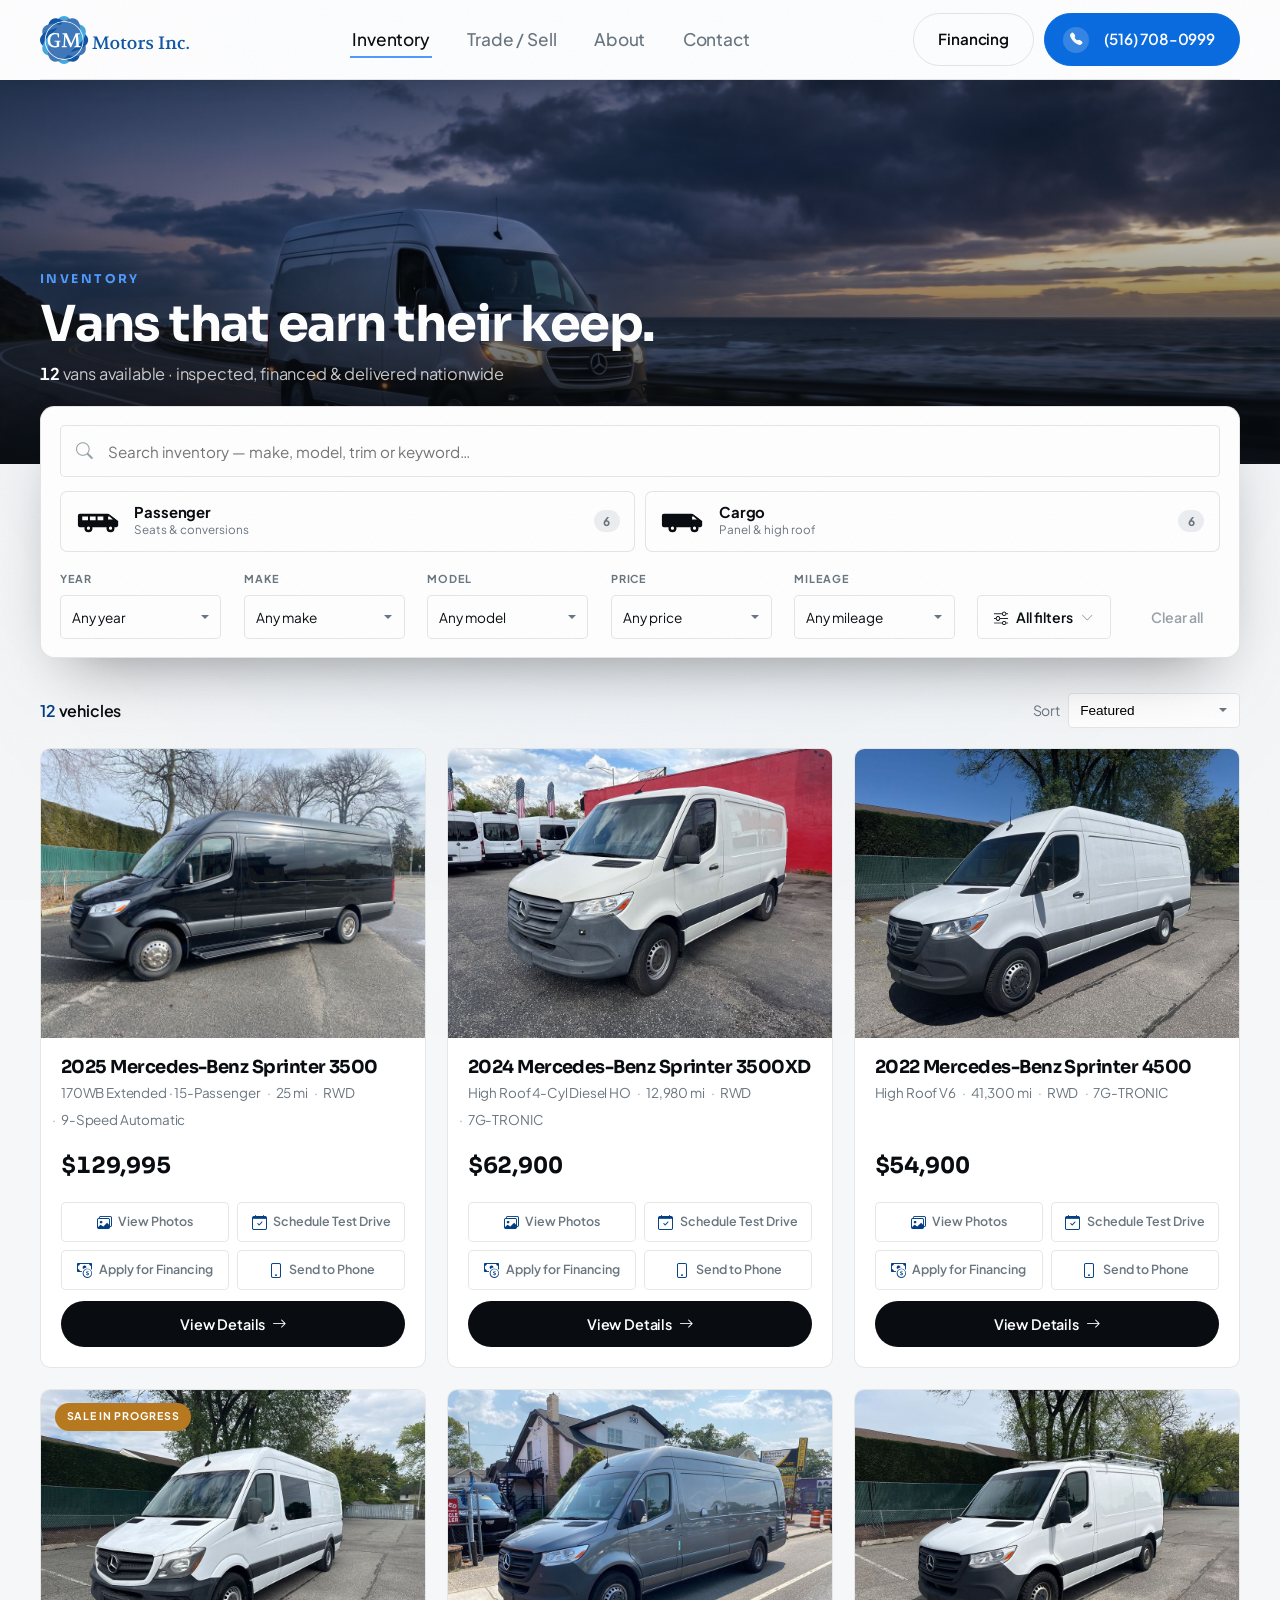
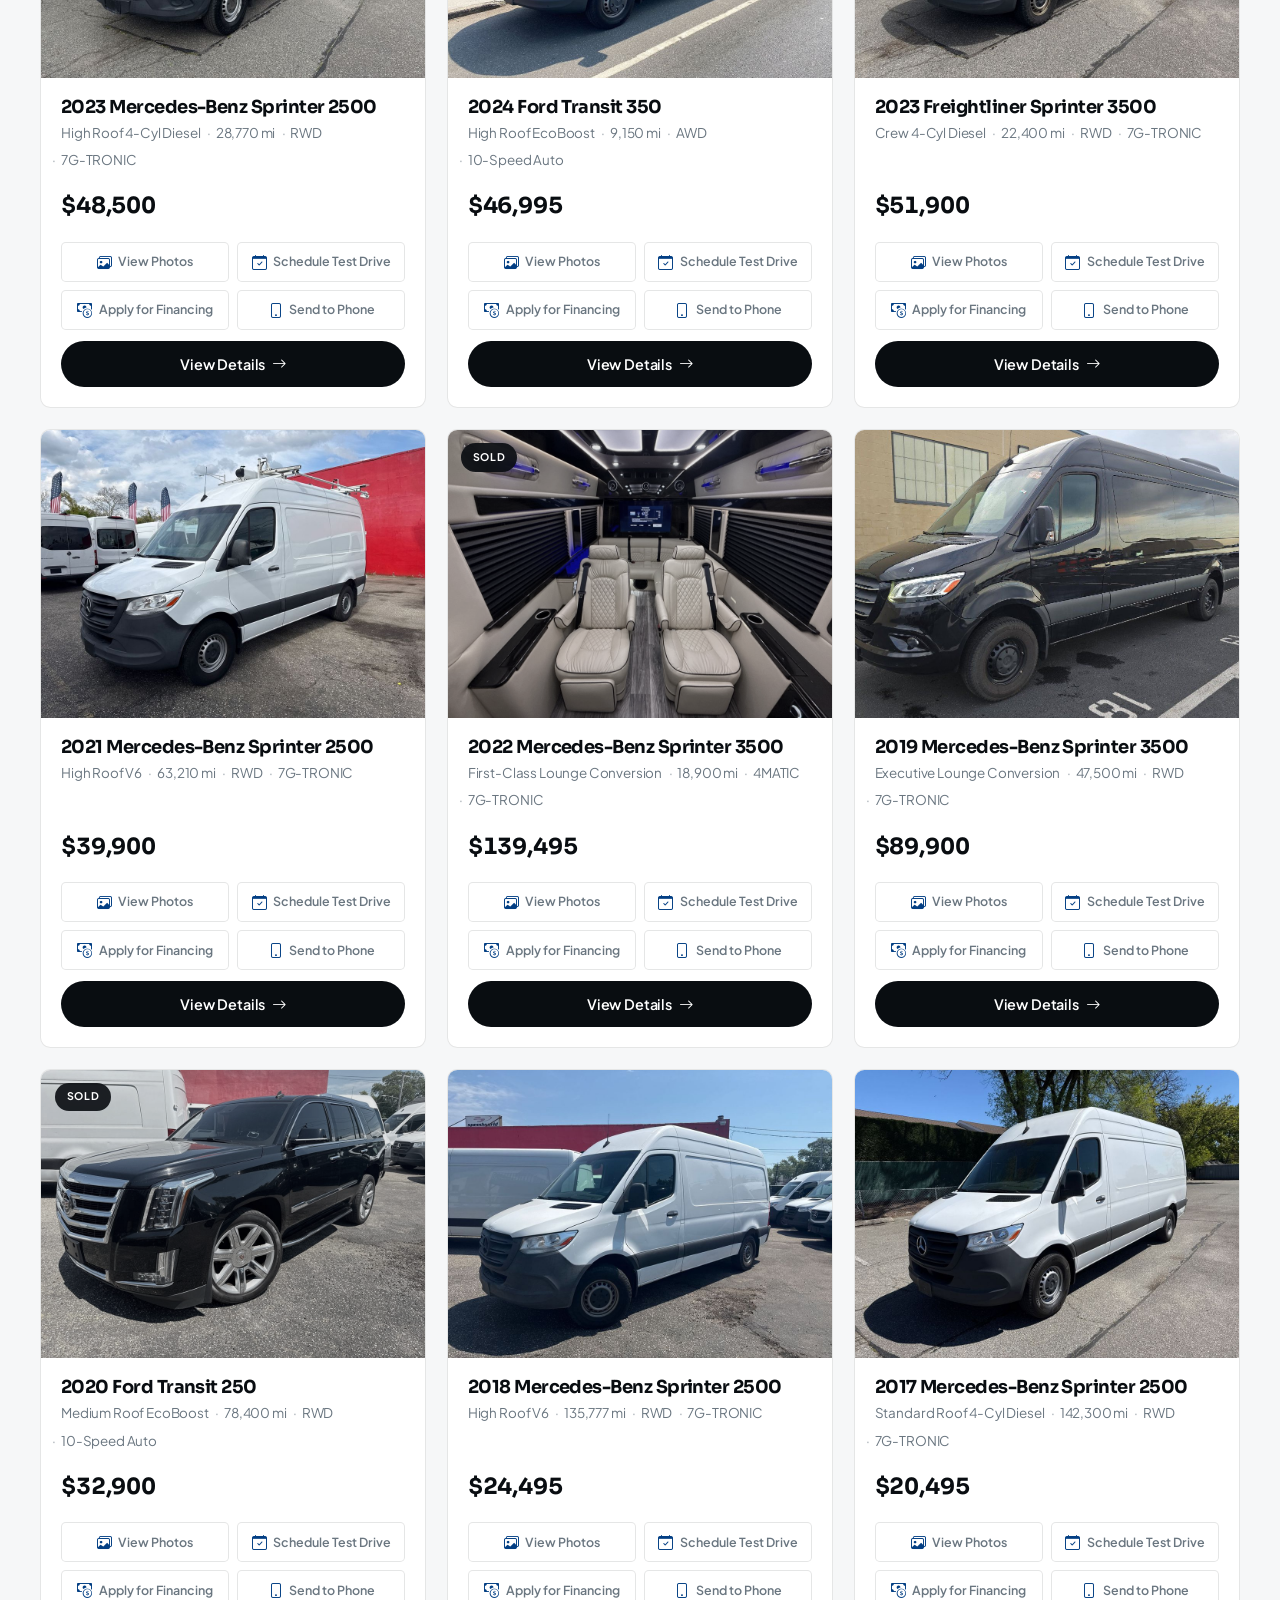
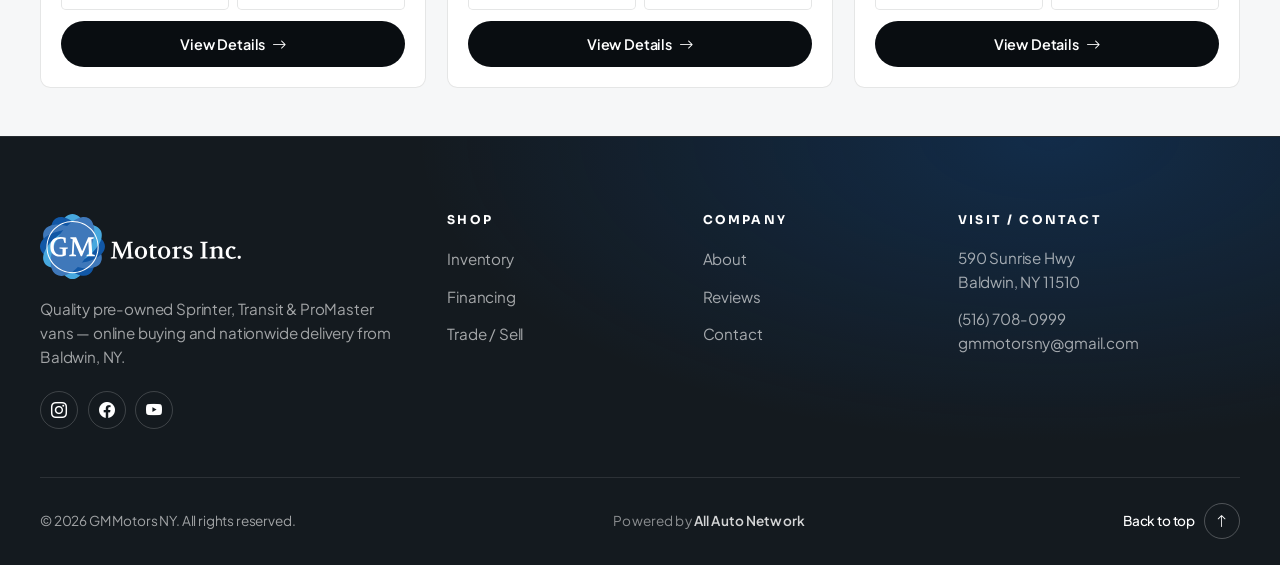
<file: inventory3.html>
<!DOCTYPE html>
<html lang="en">
<head>
  <meta charset="UTF-8" />
  <meta name="viewport" content="width=device-width, initial-scale=1.0" />
  <title>Inventory — GM Motors NY · Pre-Owned Sprinter, Transit &amp; ProMaster Vans</title>
  <meta name="description" content="Browse GM Motors NY inventory — quality pre-owned Mercedes-Benz Sprinter, Ford Transit, and Freightliner vans. Filter by make, body, price and more. Financing, trade-in, and nationwide delivery." />

  <!-- branded favicon -->
  <link rel="icon" href="assets/img/logo-gm-mark.svg" />

  <script>document.documentElement.className += " js";</script>

  <link rel="preconnect" href="https://fonts.googleapis.com" />
  <link rel="preconnect" href="https://fonts.gstatic.com" crossorigin />
  <link href="https://fonts.googleapis.com/css2?family=Plus+Jakarta+Sans:wght@400;500;600;700&family=Sora:wght@600;700;800&display=swap" rel="stylesheet" />
  <link href="https://cdn.jsdelivr.net/npm/bootstrap-icons@1.13.1/font/bootstrap-icons.min.css" rel="stylesheet" />
  <link href="css/home-blue.css" rel="stylesheet" />
  <link href="css/srp.css" rel="stylesheet" />
  <link href="css/card-cta.css" rel="stylesheet" />
  <link href="css/topsearch.css" rel="stylesheet" />
</head>
<body id="top" class="has-texture">

  <!-- ============================ NAVBAR ============================ -->
  <header class="nav nav--solid">
    <div class="container">
      <div class="nav__inner">
        <a class="brand" href="index3.html" aria-label="GM Motors NY — home">
          <img class="brand__img" src="assets/img/logo-gm.svg" alt="GM Motors NY" width="524" height="169" />
        </a>

        <nav class="nav__links" aria-label="Primary">
          <a class="nav__link is-active" href="inventory3.html" aria-current="page">Inventory</a>
          <a class="nav__link" href="index3.html#trade">Trade / Sell</a>
          <a class="nav__link" href="index3.html#about">About</a>
          <a class="nav__link" href="index3.html#contact">Contact</a>
        </nav>

        <div class="nav__actions">
          <a href="index3.html#financing" class="btn btn--ghost-light">Financing</a>
          <a href="tel:+15167080999" class="btn btn--accent btn--call"><span class="btn__ic btn__ic--lead"><i class="bi bi-telephone-fill"></i></span> (516) 708-0999</a>
        </div>

        <button class="nav__toggle" type="button" data-nav-toggle aria-label="Open menu" aria-controls="drawer" aria-expanded="false">
          <span></span><span></span><span></span>
        </button>
      </div>
    </div>
  </header>

  <!-- mobile drawer -->
  <div class="drawer" id="drawer">
    <a class="drawer__link" href="inventory3.html">Inventory</a>
    <a class="drawer__link" href="index3.html#trade">Trade / Sell</a>
    <a class="drawer__link" href="index3.html#about">About</a>
    <a class="drawer__link" href="index3.html#contact">Contact</a>
    <div class="drawer__actions">
      <a href="index3.html#financing" class="btn btn--outline btn--block btn--lg">Financing</a>
      <a href="tel:+15167080999" class="btn btn--accent btn--block btn--lg">Call (516) 708-0999</a>
    </div>
  </div>

  <main class="srp-main srp-main--hero">

    <!-- ---------- hero band: photography opens the page, filters float on top ---------- -->
    <section class="srp-hero">
      <img class="srp-hero__img" src="assets/img/vans/break-road.jpg" alt="" aria-hidden="true" />
      <div class="srp-hero__inner">
        <p class="srp-hero__eyebrow">Inventory</p>
        <h1 class="srp-hero__title">Vans that earn their keep.</h1>
        <p class="srp-hero__sub"><strong data-result-count>—</strong> vans available · inspected, financed &amp; delivered nationwide</p>
      </div>
    </section>

    <!-- ---------- listing ---------- -->
    <div class="container">
      <div class="srp srp--full">

        <!-- results (full width — no side menu) -->
        <section class="srp__results" aria-label="Vehicles">

          <!-- search + filters, lifted up onto the hero band -->
          <div class="srp-searchcard">
            <div class="srp-searchcard__kw">
              <div class="kwbar">
                <i class="bi bi-search"></i>
                <input type="search" class="kwbar__input" data-search placeholder="Search inventory — make, model, trim or keyword…" aria-label="Search by keyword" />
              </div>

              <!-- van type quick-pick: the first call a van buyer makes -->
              <div class="bodypick" role="group" aria-label="Van type" data-bodypick>
                <button type="button" class="bodypick__btn" data-body-cat="passenger" aria-pressed="false">
                  <svg class="bodypick__van" viewBox="0 0 48 26" aria-hidden="true" focusable="false">
                    <path fill="currentColor" d="M4 5h29c.9 0 1.7.3 2.4.9L44 12.6V17c0 1.1-.9 2-2 2H4c-1.1 0-2-.9-2-2V7c0-1.1.9-2 2-2z M13 15.8a4.2 4.2 0 1 1 0 8.4 4.2 4.2 0 0 1 0-8.4z M36 15.8a4.2 4.2 0 1 1 0 8.4 4.2 4.2 0 0 1 0-8.4z"/>
                    <path fill="var(--van-bg)" d="M6.5 7.8h6v3.8h-6z M14.5 7.8h6v3.8h-6z M22.5 7.8h6v3.8h-6z M33.5 7.8h1.4l3.6 3.2h-5z M13 18.3a1.7 1.7 0 1 1 0 3.4 1.7 1.7 0 0 1 0-3.4z M36 18.3a1.7 1.7 0 1 1 0 3.4 1.7 1.7 0 0 1 0-3.4z"/>
                  </svg>
                  <span class="bodypick__txt">
                    <span class="bodypick__label">Passenger</span>
                    <span class="bodypick__sub">Seats &amp; conversions</span>
                  </span>
                  <span class="bodypick__count" data-cat-count>—</span>
                </button>

                <button type="button" class="bodypick__btn" data-body-cat="cargo" aria-pressed="false">
                  <svg class="bodypick__van" viewBox="0 0 48 26" aria-hidden="true" focusable="false">
                    <path fill="currentColor" d="M4 5h29c.9 0 1.7.3 2.4.9L44 12.6V17c0 1.1-.9 2-2 2H4c-1.1 0-2-.9-2-2V7c0-1.1.9-2 2-2z M13 15.8a4.2 4.2 0 1 1 0 8.4 4.2 4.2 0 0 1 0-8.4z M36 15.8a4.2 4.2 0 1 1 0 8.4 4.2 4.2 0 0 1 0-8.4z"/>
                    <path fill="var(--van-bg)" d="M33.5 7.8h1.4l3.6 3.2h-5z M13 18.3a1.7 1.7 0 1 1 0 3.4 1.7 1.7 0 0 1 0-3.4z M36 18.3a1.7 1.7 0 1 1 0 3.4 1.7 1.7 0 0 1 0-3.4z"/>
                  </svg>
                  <span class="bodypick__txt">
                    <span class="bodypick__label">Cargo</span>
                    <span class="bodypick__sub">Panel &amp; high roof</span>
                  </span>
                  <span class="bodypick__count" data-cat-count>—</span>
                </button>
              </div>
            </div>

            <!-- filter bar (Year · Make · Model · Price · Mileage) -->
            <div class="filterbar" data-filterbar>
              <div class="filterbar__row" data-ts-fields><!-- fields injected by JS --></div>
              <div class="filterbar__adv" data-adv-panel>
                <div class="filterbar__adv-inner" data-adv-fields><!-- advanced filters injected by JS --></div>
              </div>
            </div>
          </div>

          <div class="srp__toolbar">
            <p class="srp__count"><span data-result-count>—</span> vehicles</p>
            <div class="srp__toolbar-right">
              <label class="srp__sort">Sort
                <select data-sort aria-label="Sort vehicles">
                  <option value="featured">Featured</option>
                  <option value="price-asc">Price: Low to High</option>
                  <option value="price-desc">Price: High to Low</option>
                  <option value="year-desc">Year: Newest</option>
                  <option value="mileage-asc">Mileage: Lowest</option>
                </select>
              </label>
            </div>
          </div>

          <div class="srp__active" data-chips></div>

          <div class="srp__grid" data-grid></div>

          <div class="srp__empty" data-empty>
            <span class="ic"><i class="bi bi-binoculars"></i></span>
            <h3>No vans match those filters</h3>
            <p>Try widening your price or mileage range, or clear a filter.</p>
            <button type="button" class="btn btn--accent" data-clear-2>Clear all filters</button>
          </div>
        </section>

      </div>
    </div>
  </main>

  <!-- ============================ LEAD MODAL ============================ -->
  <div class="modal" data-modal role="dialog" aria-modal="true" aria-labelledby="modalTitle">
    <div class="modal__backdrop" data-modal-close></div>
    <div class="modal__panel">
      <button type="button" class="modal__close" data-modal-close aria-label="Close"><i class="bi bi-x-lg"></i></button>

      <form data-modal-form>
        <p class="modal__eyebrow" data-modal-eyebrow>Request</p>
        <h3 class="modal__title" id="modalTitle" data-modal-title>Get in touch</h3>
        <div class="modal__veh" data-modal-veh></div>

        <div class="modal__grid">
          <div class="field"><label>Full name</label><input name="name" required placeholder="Jordan Alvarez" /></div>
          <div class="field"><label>Phone</label><input name="phone" type="tel" required placeholder="(516) 555-0142" /></div>
          <div class="field field--full"><label>Email</label><input name="email" type="email" required placeholder="you@company.com" /></div>
          <div class="field field--full"><label>Message <span style="color:var(--ink-faint);font-weight:400">(optional)</span></label><input name="message" placeholder="Best time to reach you, questions…" /></div>
        </div>

        <button type="submit" class="btn btn--accent btn--lg btn--block" style="margin-top:1.15rem">Send request <span class="btn__ic"><i class="bi bi-arrow-right"></i></span></button>
        <p class="lead__note" style="margin-top:.8rem;text-align:center;font-size:.8rem;color:var(--ink-faint)">No spam. We reply fast during business hours.</p>
      </form>

      <div class="modal__success" data-modal-success>
        <span class="ic"><i class="bi bi-check-lg"></i></span>
        <h3 class="modal__title">Request sent</h3>
        <p style="color:var(--ink-soft);margin-top:.4rem">Thanks — a GM Motors specialist will reach out shortly.</p>
        <button type="button" class="btn btn--outline" data-modal-close style="margin-top:1.3rem">Close</button>
      </div>
    </div>
  </div>

  <!-- ============================ FOOTER ============================ -->
  <footer class="footer">
    <div class="container">
      <div class="footer__top">
        <div class="footer__brand">
          <a class="brand footer__brandmark" href="index3.html" aria-label="GM Motors NY — home">
            <img class="brand__img" src="assets/img/logo-gm-light.svg" alt="GM Motors NY" width="524" height="169" />
          </a>
          <p>Quality pre-owned Sprinter, Transit &amp; ProMaster vans — online buying and nationwide delivery from Baldwin, NY.</p>
          <div class="footer__social">
            <a href="#" aria-label="Instagram"><i class="bi bi-instagram"></i></a>
            <a href="#" aria-label="Facebook"><i class="bi bi-facebook"></i></a>
            <a href="#" aria-label="YouTube"><i class="bi bi-youtube"></i></a>
          </div>
        </div>

        <nav class="footer__col" aria-label="Shop">
          <h4>Shop</h4>
          <ul>
            <li><a href="inventory3.html">Inventory</a></li>
            <li><a href="index3.html#financing">Financing</a></li>
            <li><a href="index3.html#trade">Trade / Sell</a></li>
          </ul>
        </nav>

        <nav class="footer__col" aria-label="Company">
          <h4>Company</h4>
          <ul>
            <li><a href="index3.html#about">About</a></li>
            <li><a href="index3.html#reviews">Reviews</a></li>
            <li><a href="index3.html#contact">Contact</a></li>
          </ul>
        </nav>

        <div class="footer__contact" id="contact">
          <h4>Visit / Contact</h4>
          <p>590 Sunrise Hwy<br />Baldwin, NY 11510</p>
          <p><a href="tel:+15167080999">(516) 708-0999</a><br /><a href="mailto:gmmotorsny@gmail.com">gmmotorsny@gmail.com</a></p>
        </div>
      </div>

      <div class="footer__bottom">
        <span>© <span data-year>2026</span> GM Motors NY. All rights reserved.</span>
        <span class="footer__powered">Powered by <strong>All Auto Network</strong></span>
        <a class="backtop" href="#top">Back to top <span class="ic"><i class="bi bi-arrow-up"></i></span></a>
      </div>
    </div>
  </footer>

  <script src="js/inventory-data.js"></script>
  <script src="js/home-3.js"></script>
  <script src="js/inventory-3.js"></script>
</body>
</html>
</file>
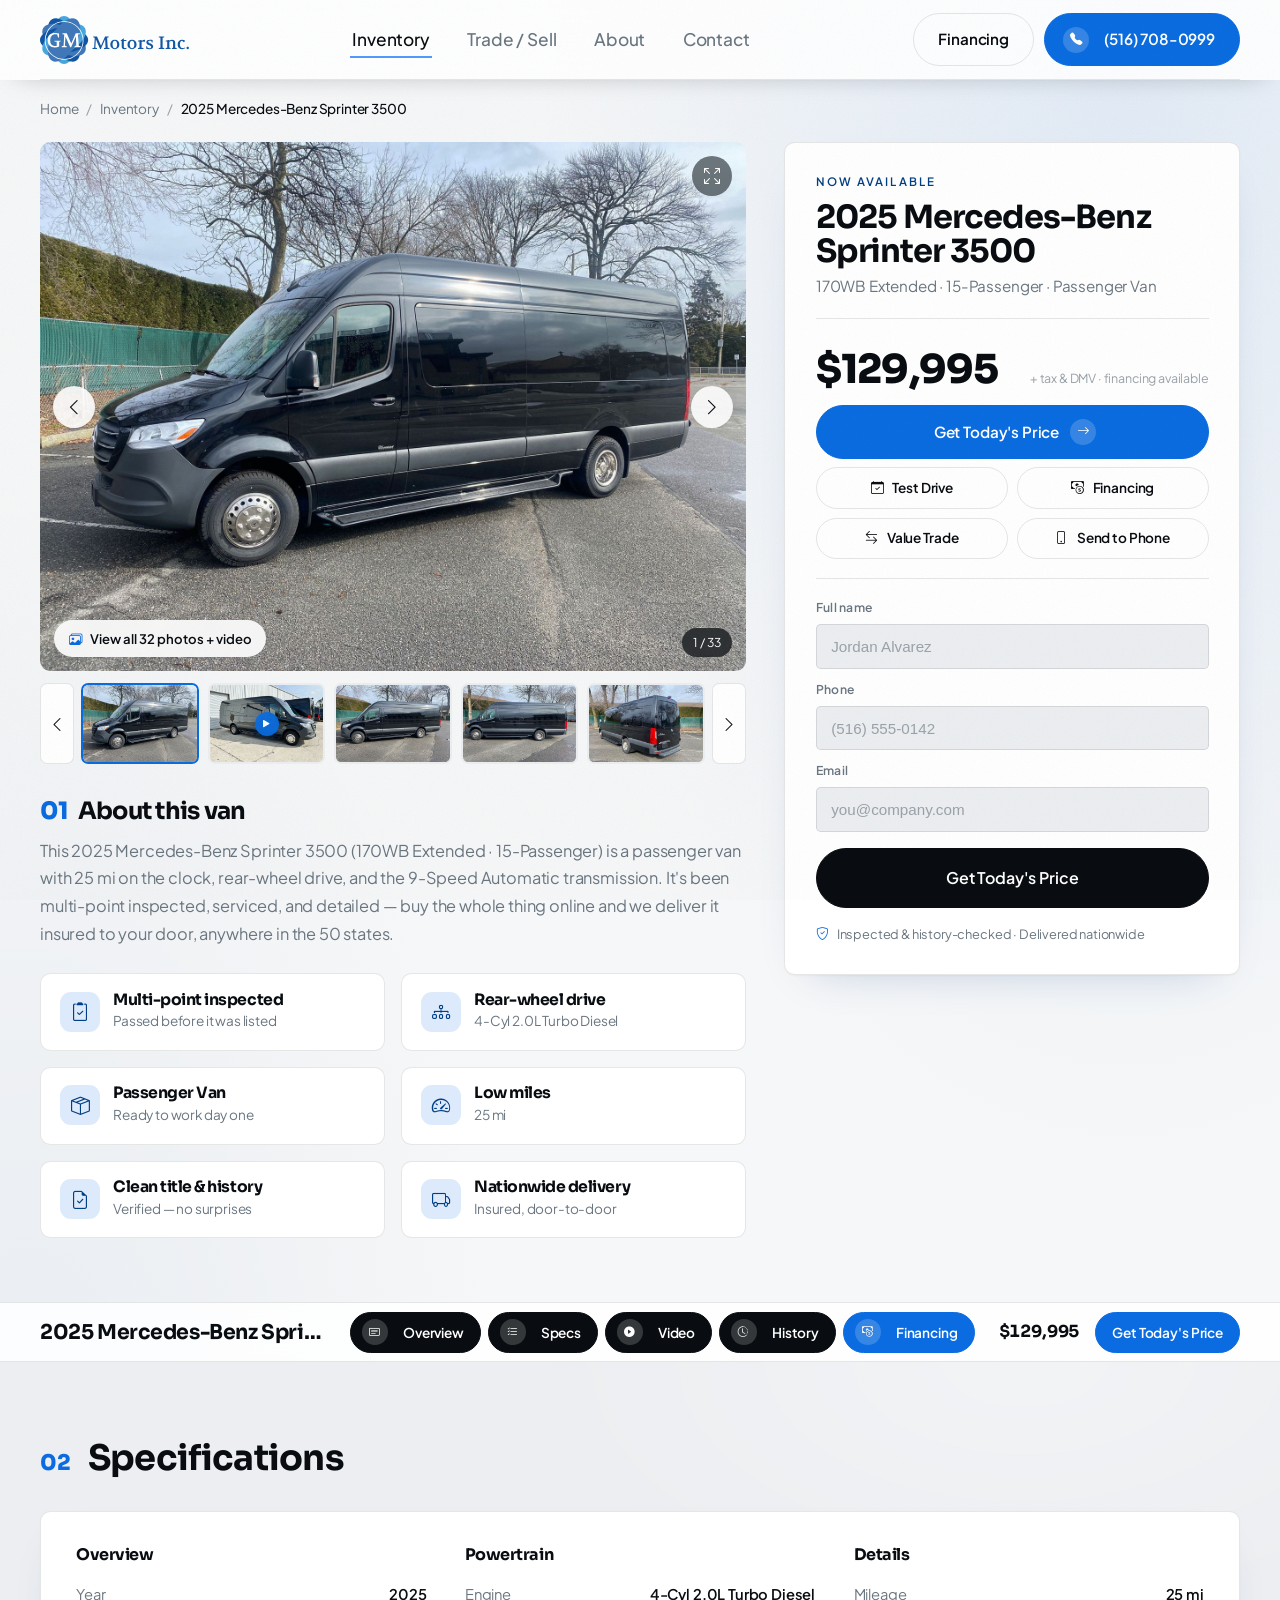
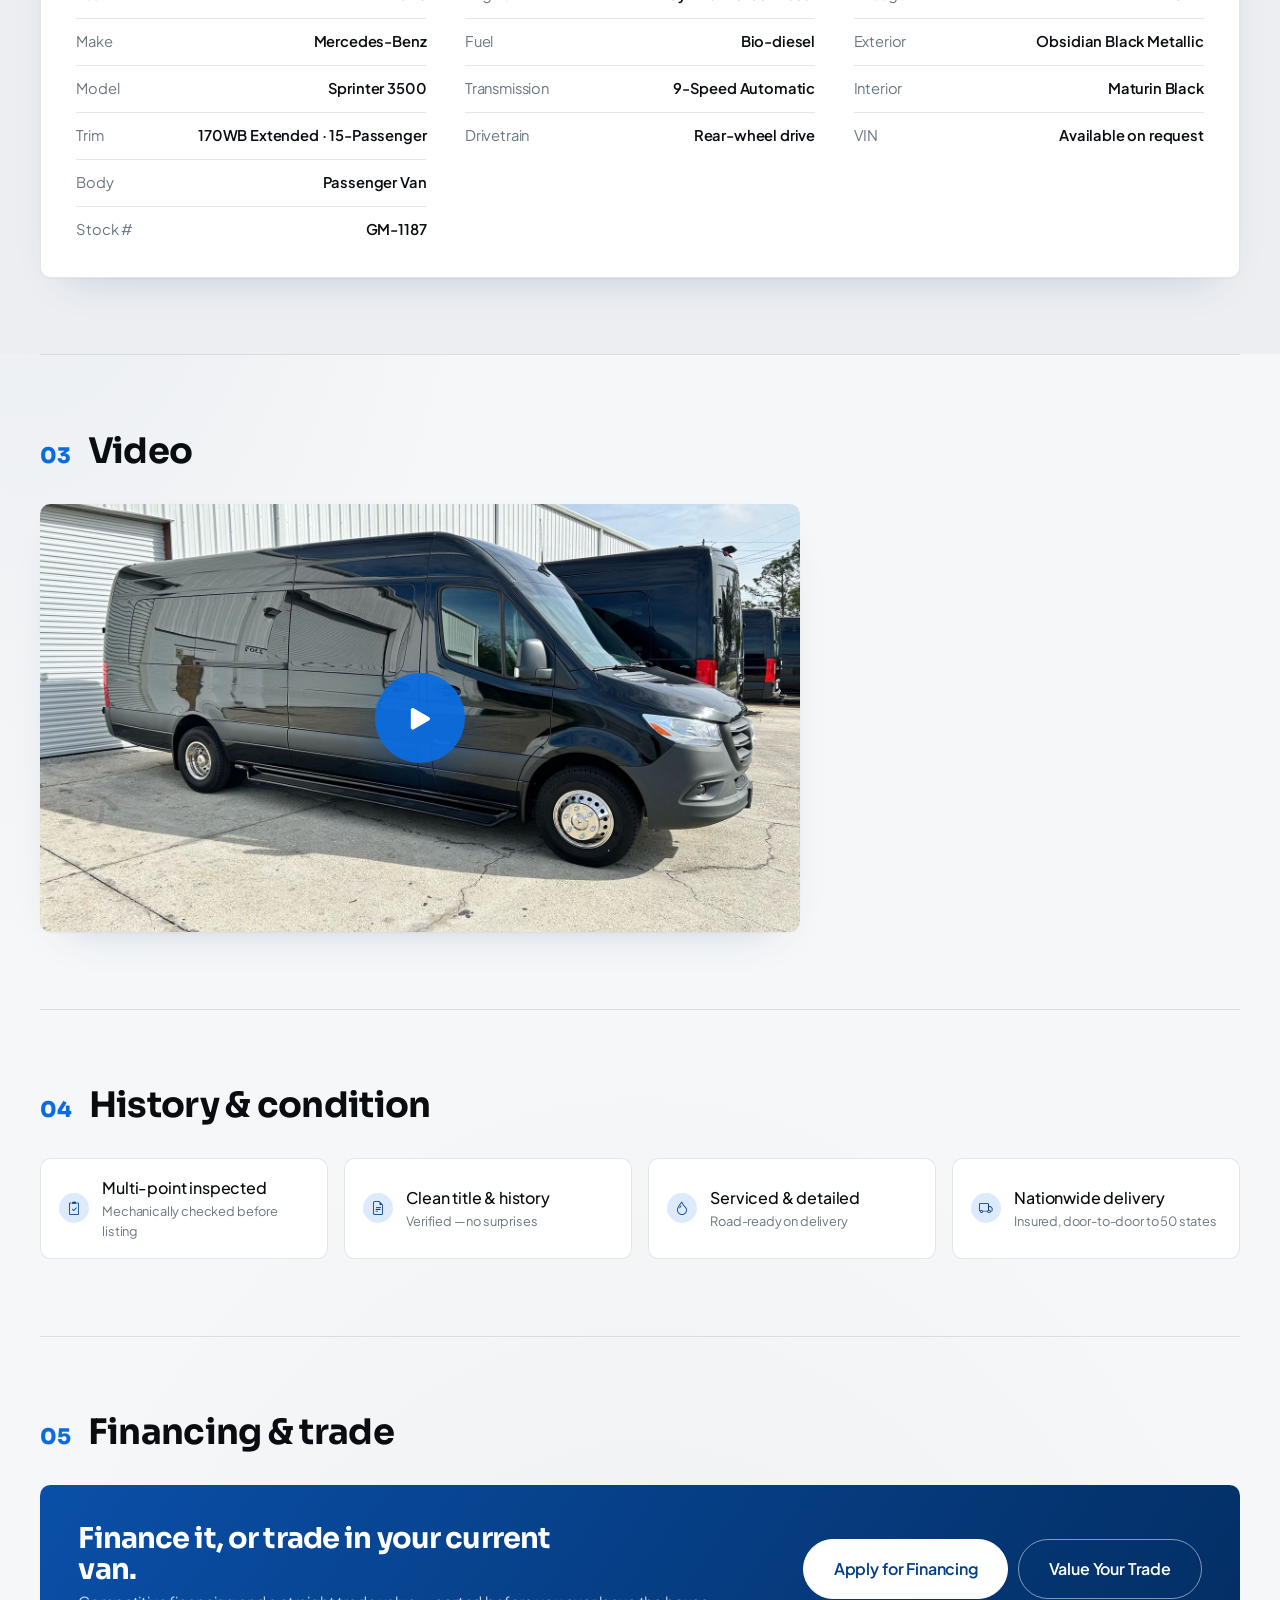
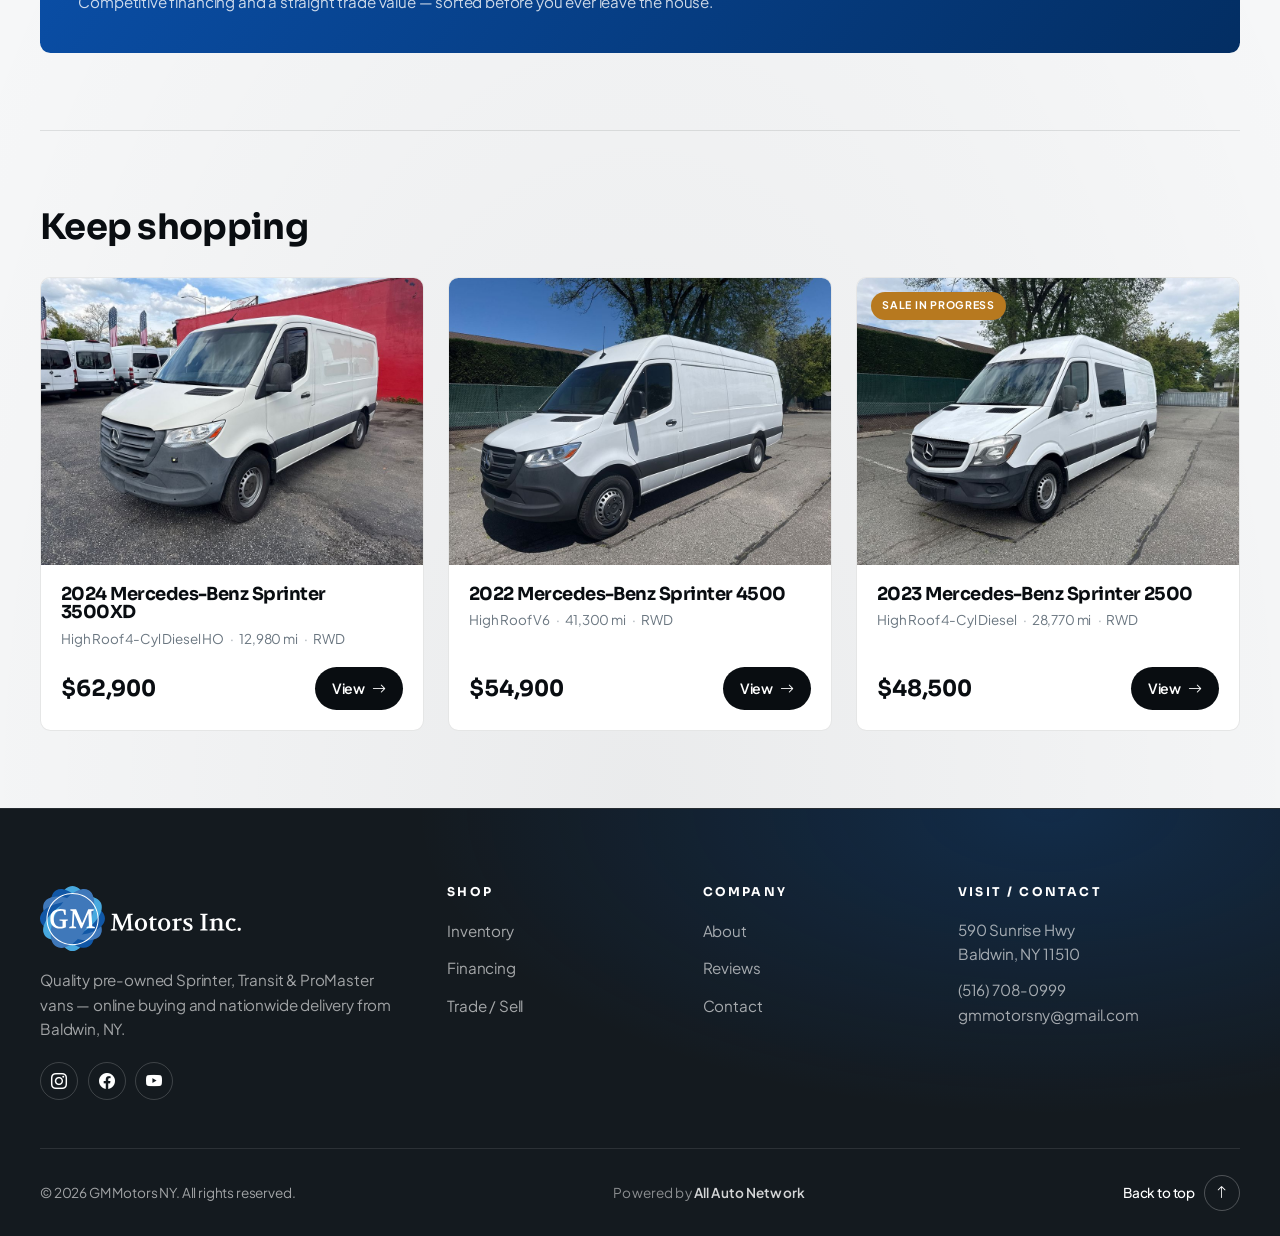
<file: vehicle3.html>
<!DOCTYPE html>
<html lang="en">
<head>
  <meta charset="UTF-8" />
  <meta name="viewport" content="width=device-width, initial-scale=1.0" />
  <title data-doc-title>Vehicle — GM Motors NY</title>
  <meta name="description" content="Vehicle detail — GM Motors NY pre-owned Sprinter, Transit and cargo vans. Financing, trade-in, and nationwide delivery." />

  <link rel="icon" href="assets/img/logo-gm-mark.svg" />

  <script>document.documentElement.className += " js";</script>

  <link rel="preconnect" href="https://fonts.googleapis.com" />
  <link rel="preconnect" href="https://fonts.gstatic.com" crossorigin />
  <link href="https://fonts.googleapis.com/css2?family=Plus+Jakarta+Sans:wght@400;500;600;700&family=Sora:wght@600;700;800&display=swap" rel="stylesheet" />
  <link href="https://cdn.jsdelivr.net/npm/bootstrap-icons@1.13.1/font/bootstrap-icons.min.css" rel="stylesheet" />
  <link href="css/home-blue.css" rel="stylesheet" />
  <link href="css/srp.css" rel="stylesheet" />
  <link href="css/vdp.css" rel="stylesheet" />
</head>
<body id="top" class="has-texture">

  <!-- ============================ NAVBAR ============================ -->
  <header class="nav nav--solid">
    <div class="container">
      <div class="nav__inner">
        <a class="brand" href="index3.html" aria-label="GM Motors NY — home">
          <img class="brand__img" src="assets/img/logo-gm.svg" alt="GM Motors NY" width="524" height="169" />
        </a>
        <nav class="nav__links" aria-label="Primary">
          <a class="nav__link is-active" href="inventory3.html">Inventory</a>
          <a class="nav__link" href="index3.html#trade">Trade / Sell</a>
          <a class="nav__link" href="index3.html#about">About</a>
          <a class="nav__link" href="index3.html#contact">Contact</a>
        </nav>
        <div class="nav__actions">
          <a href="index3.html#financing" class="btn btn--ghost-light">Financing</a>
          <a href="tel:+15167080999" class="btn btn--accent btn--call"><span class="btn__ic btn__ic--lead"><i class="bi bi-telephone-fill"></i></span> (516) 708-0999</a>
        </div>
        <button class="nav__toggle" type="button" data-nav-toggle aria-label="Open menu" aria-controls="drawer" aria-expanded="false">
          <span></span><span></span><span></span>
        </button>
      </div>
    </div>
  </header>

  <div class="drawer" id="drawer">
    <a class="drawer__link" href="inventory3.html">Inventory</a>
    <a class="drawer__link" href="index3.html#trade">Trade / Sell</a>
    <a class="drawer__link" href="index3.html#about">About</a>
    <a class="drawer__link" href="index3.html#contact">Contact</a>
    <div class="drawer__actions">
      <a href="index3.html#financing" class="btn btn--outline btn--block btn--lg">Financing</a>
      <a href="tel:+15167080999" class="btn btn--accent btn--block btn--lg">Call (516) 708-0999</a>
    </div>
  </div>

  <main class="vdp-main">
    <div class="container">

      <!-- breadcrumb -->
      <nav class="vdp-crumb" aria-label="Breadcrumb">
        <a href="index3.html">Home</a><span class="sep">/</span>
        <a href="inventory3.html">Inventory</a><span class="sep">/</span>
        <span class="current" data-crumb>Vehicle</span>
      </nav>

      <!-- above the fold -->
      <div class="vdp">
        <div class="vdp__left">
        <!-- gallery -->
        <div class="vdp__gallery" data-gallery>
          <div class="vdp__main" data-gallery-main>
            <img src="" alt="" data-main-img />
            <video class="vdp__video" data-main-video playsinline controls muted preload="none"></video>
            <button class="vdp__play" type="button" data-play aria-label="Play walkaround video"><i class="bi bi-play-fill"></i></button>
            <button class="vdp__mute" type="button" data-mute aria-label="Turn sound on"><i class="bi bi-volume-mute-fill"></i><span class="vdp__mute-txt">Tap for sound</span></button>
            <button class="vdp__fs" type="button" data-fullscreen aria-label="View full screen"><i class="bi bi-arrows-fullscreen"></i></button>
            <div class="vdp__arrows"><button class="vdp__arrow" data-gallery-prev aria-label="Previous photo"><i class="bi bi-chevron-left"></i></button><button class="vdp__arrow" data-gallery-next aria-label="Next photo"><i class="bi bi-chevron-right"></i></button></div>
            <button class="vdp__viewall" type="button" data-viewall><i class="bi bi-images"></i> <span data-viewall-count>View all photos</span></button>
            <span class="vdp__counter" data-gallery-counter>1 / 1</span>
          </div>
          <div class="vdp__thumbs" data-gallery-thumbs></div>
        </div>

        <div class="vdp__overview" id="overview">
          <h2 class="vdp__overview-title"><span class="vdp__overview-num">01</span>About this van</h2>
          <p class="vdp__lead" data-desc></p>
          <div class="vdp-highlights" data-highlights></div>
        </div>
        </div><!-- /.vdp__left -->

        <!-- sticky panel -->
        <aside class="vdp__panel">
          <div class="vdp__card">
            <p class="vdp__eyebrow" data-status-eyebrow>Now available</p>
            <h1 class="vdp__title" data-title>—</h1>
            <p class="vdp__trim" data-trim>—</p>

            <div class="vdp__price-row">
              <span class="vdp__price" data-price>—</span>
              <span class="vdp__price-note">+ tax &amp; DMV · financing available</span>
            </div>

            <div class="vdp__actions">
              <button type="button" class="btn btn--accent btn--wide" data-act="todayprice">Get Today's Price <span class="btn__ic"><i class="bi bi-arrow-right"></i></span></button>
              <button type="button" class="btn btn--outline btn--sm" data-act="testdrive"><i class="bi bi-calendar-check"></i> Test Drive</button>
              <button type="button" class="btn btn--outline btn--sm" data-act="finance"><i class="bi bi-cash-coin"></i> Financing</button>
              <button type="button" class="btn btn--outline btn--sm" data-act="trade"><i class="bi bi-arrow-left-right"></i> Value Trade</button>
              <button type="button" class="btn btn--outline btn--sm" data-act="send"><i class="bi bi-phone"></i> Send to Phone</button>
            </div>

            <form class="vdp__form" data-vdp-form>
              <div class="field"><label>Full name</label><input name="name" required placeholder="Jordan Alvarez" /></div>
              <div class="field"><label>Phone</label><input name="phone" type="tel" required placeholder="(516) 555-0142" /></div>
              <div class="field"><label>Email</label><input name="email" type="email" required placeholder="you@company.com" /></div>
              <button type="submit" class="btn btn--ink btn--block btn--lg" style="margin-top:1rem">Get Today's Price</button>
              <p class="vdp__assure"><i class="bi bi-shield-check"></i> Inspected &amp; history-checked · Delivered nationwide</p>
            </form>
            <div class="vdp__form-success" data-vdp-success>
              <span class="ic"><i class="bi bi-check-lg"></i></span>
              <p style="font-weight:600">Request sent — we'll be in touch shortly.</p>
            </div>
          </div>
        </aside>
      </div>

      <!-- sticky section sub-nav -->
      <nav class="vdp-subnav" data-subnav aria-label="Section navigation">
        <div class="vdp-subnav__inner">
          <span class="vdp-subnav__title" data-subnav-title>—</span>
          <div class="vdp-subnav__links" data-subnav-links>
            <a href="#overview" class="btn btn--ink btn--sm"><span class="btn__ic btn__ic--lead"><i class="bi bi-card-text"></i></span>Overview</a>
            <a href="#specs" class="btn btn--ink btn--sm"><span class="btn__ic btn__ic--lead"><i class="bi bi-list-check"></i></span>Specs</a>
            <a href="#video" class="btn btn--ink btn--sm" data-video-jump><span class="btn__ic btn__ic--lead"><i class="bi bi-play-circle-fill"></i></span>Video</a>
            <a href="#history" class="btn btn--ink btn--sm"><span class="btn__ic btn__ic--lead"><i class="bi bi-clock-history"></i></span>History</a>
            <a href="#financing" class="btn btn--ink btn--sm"><span class="btn__ic btn__ic--lead"><i class="bi bi-cash-coin"></i></span>Financing</a>
          </div>
          <div class="vdp-subnav__cta">
            <span class="vdp-subnav__price" data-subnav-price>—</span>
            <button type="button" class="btn btn--accent btn--sm" data-act="todayprice">Get Today's Price</button>
          </div>
        </div>
      </nav>

      <!-- 01 · specifications (grey band) -->
      <section class="vdp-section vdp-band vdp-band--grey" id="specs">
        <header class="vdp-shead vdp-reveal"><span class="vdp-shead__num">02</span><h2 class="vdp-shead__title">Specifications</h2></header>
        <div class="vdp-specs vdp-reveal" data-specs></div>
      </section>

      <!-- 02 · video -->
      <section class="vdp-section" id="video">
        <header class="vdp-shead vdp-reveal"><span class="vdp-shead__num">03</span><h2 class="vdp-shead__title">Video</h2></header>
        <div class="vdp-videobox vdp-reveal" data-videofeature>
          <video class="vdp-videobox__vid" data-feature-video playsinline muted preload="none"></video>
          <button class="vdp-videobox__play" type="button" data-feature-play aria-label="Play walkaround video"><i class="bi bi-play-fill"></i></button>
          <button class="vdp-videobox__mute" type="button" data-feature-mute aria-label="Turn sound on"><i class="bi bi-volume-mute-fill"></i><span class="vdp-videobox__mute-txt">Tap for sound</span></button>
        </div>
      </section>

      <!-- 03 · history & condition -->
      <section class="vdp-section" id="history">
        <header class="vdp-shead vdp-reveal"><span class="vdp-shead__num">04</span><h2 class="vdp-shead__title">History &amp; condition</h2></header>
        <div class="vdp-history vdp-reveal">
          <div class="vdp-hist"><span class="ic"><i class="bi bi-clipboard2-check"></i></span><span>Multi-point inspected<small>Mechanically checked before listing</small></span></div>
          <div class="vdp-hist"><span class="ic"><i class="bi bi-file-earmark-text"></i></span><span>Clean title &amp; history<small>Verified — no surprises</small></span></div>
          <div class="vdp-hist"><span class="ic"><i class="bi bi-droplet"></i></span><span>Serviced &amp; detailed<small>Road-ready on delivery</small></span></div>
          <div class="vdp-hist"><span class="ic"><i class="bi bi-truck"></i></span><span>Nationwide delivery<small>Insured, door-to-door to 50 states</small></span></div>
        </div>
      </section>

      <!-- 03 · financing / trade -->
      <section class="vdp-section" id="financing">
        <header class="vdp-shead vdp-reveal"><span class="vdp-shead__num">05</span><h2 class="vdp-shead__title">Financing &amp; trade</h2></header>
        <div class="vdp-finband vdp-reveal">
          <div>
            <h3>Finance it, or trade in your current van.</h3>
            <p>Competitive financing and a straight trade value — sorted before you ever leave the house.</p>
          </div>
          <div class="vdp-finband__cta">
            <button type="button" class="btn btn--accent btn--lg" data-act="finance">Apply for Financing</button>
            <button type="button" class="btn btn--ghost-light btn--lg" data-act="trade">Value Your Trade</button>
          </div>
        </div>
      </section>

      <!-- keep shopping -->
      <section class="vdp-section vdp-related" id="related">
        <header class="vdp-shead vdp-reveal"><h2 class="vdp-shead__title">Keep shopping</h2></header>
        <div class="vdp-related__grid vdp-reveal" data-related></div>
      </section>

    </div>
  </main>

  <!-- ============================ LEAD MODAL ============================ -->
  <div class="modal" data-modal role="dialog" aria-modal="true" aria-labelledby="modalTitle">
    <div class="modal__backdrop" data-modal-close></div>
    <div class="modal__panel">
      <button type="button" class="modal__close" data-modal-close aria-label="Close"><i class="bi bi-x-lg"></i></button>
      <form data-modal-form>
        <p class="modal__eyebrow" data-modal-eyebrow>Request</p>
        <h3 class="modal__title" id="modalTitle" data-modal-title>Get in touch</h3>
        <div class="modal__veh" data-modal-veh></div>
        <div class="modal__grid">
          <div class="field"><label>Full name</label><input name="name" required placeholder="Jordan Alvarez" /></div>
          <div class="field"><label>Phone</label><input name="phone" type="tel" required placeholder="(516) 555-0142" /></div>
          <div class="field field--full"><label>Email</label><input name="email" type="email" required placeholder="you@company.com" /></div>
          <div class="field field--full"><label>Message <span style="color:var(--ink-faint);font-weight:400">(optional)</span></label><input name="message" placeholder="Best time to reach you, questions…" /></div>
        </div>
        <button type="submit" class="btn btn--accent btn--lg btn--block" style="margin-top:1.15rem">Send request <span class="btn__ic"><i class="bi bi-arrow-right"></i></span></button>
        <p class="lead__note" style="margin-top:.8rem;text-align:center;font-size:.8rem;color:var(--ink-faint)">No spam. We reply fast during business hours.</p>
      </form>
      <div class="modal__success" data-modal-success>
        <span class="ic"><i class="bi bi-check-lg"></i></span>
        <h3 class="modal__title">Request sent</h3>
        <p style="color:var(--ink-soft);margin-top:.4rem">Thanks — a GM Motors specialist will reach out shortly.</p>
        <button type="button" class="btn btn--outline" data-modal-close style="margin-top:1.3rem">Close</button>
      </div>
    </div>
  </div>

  <!-- ============================ FOOTER ============================ -->
  <footer class="footer">
    <div class="container">
      <div class="footer__top">
        <div class="footer__brand">
          <a class="brand footer__brandmark" href="index3.html" aria-label="GM Motors NY — home">
            <img class="brand__img" src="assets/img/logo-gm-light.svg" alt="GM Motors NY" width="524" height="169" />
          </a>
          <p>Quality pre-owned Sprinter, Transit &amp; ProMaster vans — online buying and nationwide delivery from Baldwin, NY.</p>
          <div class="footer__social">
            <a href="#" aria-label="Instagram"><i class="bi bi-instagram"></i></a>
            <a href="#" aria-label="Facebook"><i class="bi bi-facebook"></i></a>
            <a href="#" aria-label="YouTube"><i class="bi bi-youtube"></i></a>
          </div>
        </div>
        <nav class="footer__col" aria-label="Shop">
          <h4>Shop</h4>
          <ul>
            <li><a href="inventory3.html">Inventory</a></li>
            <li><a href="index3.html#financing">Financing</a></li>
            <li><a href="index3.html#trade">Trade / Sell</a></li>
          </ul>
        </nav>
        <nav class="footer__col" aria-label="Company">
          <h4>Company</h4>
          <ul>
            <li><a href="index3.html#about">About</a></li>
            <li><a href="index3.html#reviews">Reviews</a></li>
            <li><a href="index3.html#contact">Contact</a></li>
          </ul>
        </nav>
        <div class="footer__contact" id="contact">
          <h4>Visit / Contact</h4>
          <p>590 Sunrise Hwy<br />Baldwin, NY 11510</p>
          <p><a href="tel:+15167080999">(516) 708-0999</a><br /><a href="mailto:gmmotorsny@gmail.com">gmmotorsny@gmail.com</a></p>
        </div>
      </div>
      <div class="footer__bottom">
        <span>© <span data-year>2026</span> GM Motors NY. All rights reserved.</span>
        <span class="footer__powered">Powered by <strong>All Auto Network</strong></span>
        <a class="backtop" href="#top">Back to top <span class="ic"><i class="bi bi-arrow-up"></i></span></a>
      </div>
    </div>
  </footer>

  <script src="js/inventory-data.js"></script>
  <script src="js/home-3.js"></script>
  <script src="js/vehicle-3.js"></script>
</body>
</html>
</file>
<file: css/srp.css>
/* ============================================================
   GM MOTORS — INVENTORY LISTING (SRP)
   Layered on top of home*.css — uses the same design tokens,
   so it inherits whichever theme (teal / blue) is linked.
   ============================================================ */

/* ---------- solid nav for interior pages (no dark hero behind it) ---------- */
.nav.nav--solid { background: rgba(255,255,255,.9); backdrop-filter: blur(16px) saturate(150%); -webkit-backdrop-filter: blur(16px) saturate(150%); box-shadow: 0 8px 28px -18px rgba(16,18,24,.4); }
.nav.nav--solid .nav__inner { height: 80px; border-bottom-color: var(--line); }
.nav.nav--solid .nav__link { color: var(--ink-soft); }
.nav.nav--solid .nav__link:hover { color: var(--ink); }
.nav.nav--solid .btn--ghost-light { color: var(--ink); border-color: var(--line); }
.nav.nav--solid .btn--ghost-light:hover { background: var(--surface-2); }
.nav.nav--solid .btn--ghost-light .btn__ic { background: rgba(16,18,24,.07); }
.nav.nav--solid .brand__img { filter: none !important; height: clamp(40px, 4.4vw, 48px); }
.nav.nav--solid .nav__toggle span { background: var(--ink); }

/* push page content below the fixed nav */
.srp-main { padding-top: 80px; }
/* full-screen listing — break out of the 1320px container cap */
.srp-main .container { max-width: none; }

/* ---------- page header strip ---------- */
.srp-head { background: var(--surface-2); border-bottom: 1px solid var(--line); }
.srp-head__inner { padding-block: clamp(2rem, 4vw, 3.2rem); display: flex; align-items: flex-end; justify-content: space-between; gap: 1.5rem 2rem; flex-wrap: wrap; }
.srp-head h1 { font-size: clamp(2rem, 4.4vw, 3.1rem); }
.srp-head .eyebrow { margin-bottom: .7rem; }
.srp-head__meta { color: var(--ink-soft); font-size: .95rem; display: flex; align-items: center; gap: .5rem; }
.srp-head__meta .bi { color: var(--accent); }

/* ---------- layout: sidebar + results ---------- */
.srp { display: grid; grid-template-columns: 288px 1fr; gap: clamp(1.5rem, 3vw, 2.6rem); align-items: start; padding-block: clamp(2rem, 4vw, 3rem); }

/* ---------- filters sidebar ---------- */
.srp__filters { position: sticky; top: 100px; align-self: start; }
.filters__head { display: flex; align-items: center; justify-content: space-between; margin-bottom: 1.2rem; }
.filters__head h2 { font-size: 1.15rem; }
.filters__clear { font-size: .82rem; font-weight: 600; color: var(--accent-dark); border-bottom: 1px solid transparent; transition: border-color .2s; }
.filters__clear:hover { border-color: var(--accent-dark); }
.filters__clear:disabled { color: var(--ink-faint); cursor: default; }

.srp__search { position: relative; margin-bottom: 1.4rem; }
.srp__search .bi { position: absolute; left: .85rem; top: 50%; transform: translateY(-50%); color: var(--ink-faint); font-size: .95rem; }
.srp__search input { width: 100%; border: 1px solid var(--line); border-radius: var(--r); padding: .75rem .9rem .75rem 2.35rem; font-size: .92rem; background: var(--surface); transition: border-color .2s, box-shadow .2s; }
.srp__search input:focus { outline: none; border-color: var(--accent); box-shadow: 0 0 0 4px var(--accent-soft); }

.filter-group { border-top: 1px solid var(--line); padding: 1.05rem 0; }
.filter-group__title { display: flex; align-items: center; justify-content: space-between; width: 100%; font-family: var(--display); font-weight: 700; font-size: .95rem; color: var(--ink); }
.filter-group__title .bi { color: var(--ink-faint); transition: transform .3s var(--ease); font-size: .9rem; }
.filter-group.is-collapsed .filter-group__title .bi { transform: rotate(-90deg); }
.filter-group__body { margin-top: .85rem; display: flex; flex-direction: column; gap: .55rem; }
.filter-group.is-collapsed .filter-group__body { display: none; }

/* checkbox rows */
.check { display: flex; align-items: center; gap: .6rem; font-size: .9rem; color: var(--ink-soft); cursor: pointer; user-select: none; }
.check input { position: absolute; opacity: 0; width: 0; height: 0; }
.check__box { flex: 0 0 auto; width: 18px; height: 18px; border-radius: 5px; border: 1.5px solid var(--surface-3); display: grid; place-items: center; color: #fff; font-size: .7rem; transition: background-color .2s, border-color .2s; }
.check__box .bi { opacity: 0; transform: scale(.6); transition: opacity .15s, transform .15s var(--ease); }
.check input:checked + .check__box { background: var(--accent); border-color: var(--accent); }
.check input:checked + .check__box .bi { opacity: 1; transform: none; }
.check input:focus-visible + .check__box { box-shadow: 0 0 0 3px var(--accent-soft); }
.check:hover { color: var(--ink); }
.check__count { margin-left: auto; font-size: .78rem; color: var(--ink-faint); font-variant-numeric: tabular-nums; }

/* range (min / max selects) */
.range-row { display: grid; grid-template-columns: 1fr auto 1fr; align-items: center; gap: .5rem; }
.range-row .dash { color: var(--ink-faint); }
.srp select { width: 100%; appearance: none; border: 1px solid var(--line); border-radius: var(--r-sm); padding: .55rem 1.8rem .55rem .7rem; font-size: .85rem; background: var(--surface) url("data:image/svg+xml,%3Csvg xmlns='http://www.w3.org/2000/svg' width='12' height='12' fill='%236A7680'%3E%3Cpath d='M6 8L2 4h8z'/%3E%3C/svg%3E") no-repeat right .6rem center; cursor: pointer; transition: border-color .2s, box-shadow .2s; }
.srp select:focus { outline: none; border-color: var(--accent); box-shadow: 0 0 0 4px var(--accent-soft); }

/* ---------- results column ---------- */
.srp__toolbar { display: flex; align-items: center; justify-content: space-between; gap: 1rem; margin-bottom: 1.3rem; flex-wrap: wrap; }
.srp__count { font-weight: 600; color: var(--ink); }
.srp__count span { color: var(--accent-dark); }
.srp__toolbar-right { display: flex; align-items: center; gap: .8rem; }
.srp__sort { display: inline-flex; align-items: center; gap: .5rem; font-size: .88rem; color: var(--ink-soft); }
.srp__sort select { min-width: 172px; }
.srp__filter-toggle { display: none; }

/* active filter chips */
.srp__active { display: flex; flex-wrap: wrap; gap: .5rem; margin-bottom: 1.2rem; }
.srp__active:empty { display: none; }
.chip { display: inline-flex; align-items: center; gap: .45rem; background: var(--accent-soft); color: var(--accent-dark); font-size: .8rem; font-weight: 600; padding: .35rem .4rem .35rem .75rem; border-radius: var(--r-pill); }
.chip button { display: inline-flex; width: 18px; height: 18px; border-radius: 50%; align-items: center; justify-content: center; color: var(--accent-dark); font-size: .7rem; transition: background-color .2s; }
.chip button:hover { background: rgba(255,255,255,.6); }

/* grid */
.srp__grid { display: grid; grid-template-columns: repeat(3, 1fr); gap: clamp(1rem, 1.6vw, 1.6rem); }
.srp__grid .v-card { flex: initial; }
@media (max-width: 1240px) { .srp__grid { grid-template-columns: repeat(2, 1fr); } }
@media (max-width: 620px)  { .srp__grid { grid-template-columns: 1fr; } }

/* per-card CTA row (Finance + View Details) */
.v-card__ctas { display: flex; align-items: center; gap: .5rem; margin-top: .9rem; }
.v-card__ctas .btn--outline { flex: 0 0 auto; }
.v-card__ctas .v-card__cta { flex: 1; justify-content: center; }
.btn--sm { padding: .55rem 1rem; font-size: .85rem; }
.btn--sm .bi { font-size: .95em; }

/* empty state */
.srp__empty { display: none; text-align: center; padding: clamp(3rem, 8vw, 6rem) 1rem; }
.srp__empty.is-shown { display: block; }
.srp__empty .ic { width: 64px; height: 64px; border-radius: 50%; background: var(--surface-2); color: var(--ink-soft); display: inline-grid; place-items: center; font-size: 1.6rem; margin-bottom: 1.1rem; }
.srp__empty h3 { font-size: 1.4rem; margin-bottom: .5rem; }
.srp__empty p { color: var(--ink-soft); margin-bottom: 1.4rem; }

/* ---------- mobile: filters become a slide-over ---------- */
.srp__backdrop { position: fixed; inset: 0; z-index: 130; background: rgba(9,13,17,.5); opacity: 0; pointer-events: none; transition: opacity .3s var(--ease); }
.srp__backdrop.is-open { opacity: 1; pointer-events: auto; }

@media (max-width: 920px) {
  .srp { grid-template-columns: 1fr; }
  .srp__filter-toggle { display: inline-flex; align-items: center; gap: .5rem; }
  .srp__filters {
    position: fixed; top: 0; left: 0; bottom: 0; width: min(340px, 86vw); z-index: 140;
    background: var(--surface); padding: 1.4rem 1.3rem 2rem; overflow-y: auto;
    transform: translateX(-100%); transition: transform .4s var(--ease);
    box-shadow: 0 0 60px -10px rgba(16,18,24,.35);
  }
  .srp__filters.is-open { transform: none; }
  .filters__close { display: inline-flex; }
}
.filters__close { display: none; width: 34px; height: 34px; border-radius: 50%; border: 1px solid var(--line); align-items: center; justify-content: center; color: var(--ink); }

@media (min-width: 921px) { .filters__close { display: none !important; } }

/* ---------- lead modal (shared for all quick actions) ---------- */
.modal { position: fixed; inset: 0; z-index: 210; display: grid; place-items: center; padding: 1.2rem; opacity: 0; pointer-events: none; transition: opacity .3s var(--ease); }
.modal.is-open { opacity: 1; pointer-events: auto; }
.modal__backdrop { position: absolute; inset: 0; background: rgba(9,13,17,.55); backdrop-filter: blur(3px); }
.modal__panel { position: relative; width: min(560px, 100%); max-height: 90vh; overflow-y: auto; background: var(--surface); border-radius: var(--r-lg); box-shadow: var(--shadow-lg); padding: clamp(1.5rem, 3.5vw, 2.4rem); transform: translateY(16px) scale(.98); transition: transform .35s var(--ease); }
.modal.is-open .modal__panel { transform: none; }
.modal__close { position: absolute; top: 1rem; right: 1rem; width: 38px; height: 38px; border-radius: 50%; border: 1px solid var(--line); display: grid; place-items: center; color: var(--ink); transition: background-color .2s; }
.modal__close:hover { background: var(--surface-2); }
.modal__eyebrow { font-size: .72rem; font-weight: 600; letter-spacing: .18em; text-transform: uppercase; color: var(--accent-dark); margin-bottom: .55rem; }
.modal__title { font-size: clamp(1.35rem, 3vw, 1.7rem); margin-bottom: .3rem; }
.modal__veh { color: var(--ink-soft); font-size: .95rem; margin-bottom: 1.5rem; display: flex; align-items: center; gap: .6rem; }
.modal__veh img { width: 56px; height: 42px; object-fit: cover; border-radius: var(--r-sm); }
.modal__grid { display: grid; grid-template-columns: 1fr 1fr; gap: .9rem; }
.modal__grid .field--full { grid-column: 1 / -1; }
.modal__success { display: none; text-align: center; padding: 1rem 0; }
.modal__success.is-shown { display: block; }
.modal__success .ic { width: 56px; height: 56px; border-radius: 50%; background: var(--accent-soft); color: var(--accent-dark); display: inline-grid; place-items: center; font-size: 1.6rem; margin-bottom: 1rem; }
.modal.is-open ~ *, body.modal-open { overflow: hidden; }
@media (max-width: 480px) { .modal__grid { grid-template-columns: 1fr; } }

/* active nav link (current page) */
.nav.nav--solid .nav__link.is-active { color: var(--ink); }
.nav.nav--solid .nav__link.is-active::after { transform: scaleX(1); }

/* status tags (SOLD / Sale in Progress) — only on cards that carry a status */
.v-card__status { position: absolute; top: .85rem; left: .85rem; z-index: 2; font-size: .66rem; font-weight: 700; letter-spacing: .07em; text-transform: uppercase; padding: .36rem .72rem; border-radius: var(--r-pill); backdrop-filter: blur(6px); -webkit-backdrop-filter: blur(6px); }
.v-card__status--sold { background: rgba(9,13,17,.9); color: #fff; }
.v-card__status--pending { background: #B7791F; color: #fff; }
.v-card.is-sold .v-card__media img { filter: grayscale(.45) brightness(.9); }

/* card title links to the VDP */
.v-card__name a { color: inherit; transition: color .2s; }
.v-card__name a:hover { color: var(--accent-dark); }

/* whole card is clickable → VDP (quick-action buttons still act on their own) */
.srp__grid .v-card { cursor: pointer; }
</file>
<file: css/card-cta.css>
/* ============================================================
   CARD CTA VARIANT (v-card--v2) — the four quick actions moved
   into the card body as CTAs, with a full-width "View Details"
   button below them.
   Shared by inventory_2.html and index2_2.html so the original
   pages stay untouched.
   ============================================================ */

/* the four quick actions as a 2×2 CTA grid inside the card body */
.v-card--v2 .v-card__cta-grid {
  display: grid;
  grid-template-columns: 1fr 1fr;
  gap: .5rem;
  margin-top: 1.1rem;
}
.v-card--v2 .qcta {
  display: inline-flex;
  align-items: center;
  justify-content: center;
  gap: .4rem;
  padding: .62rem .5rem;
  border: 1px solid var(--line);
  border-radius: var(--r-sm);
  background: var(--surface);
  color: var(--ink-soft);
  font-size: .78rem;
  font-weight: 600;
  line-height: 1.2;
  text-align: center;
  cursor: pointer;
  transition: background-color .2s, border-color .2s, color .2s;
}
.v-card--v2 .qcta .bi { font-size: .95rem; color: var(--accent-dark); transition: color .2s; }
.v-card--v2 .qcta:hover {
  background: var(--accent-soft);
  border-color: var(--accent);
  color: var(--accent-dark);
}

/* full-width "View Details" button below the CTA grid */
.v-card--v2 .v-card__details {
  display: inline-flex;
  align-items: center;
  justify-content: center;
  gap: .45rem;
  margin-top: .7rem;
  padding: .72rem 1.05rem;
  border-radius: var(--r-pill);
  background: var(--ink);
  color: #fff;
  font-weight: 600;
  font-size: .9rem;
  transition: background-color .25s, transform .18s var(--ease);
}
.v-card--v2 .v-card__details:hover { background: #000; transform: translateY(-1px); }
.v-card--v2 .v-card__details .arrow { transition: transform .3s var(--ease); }
.v-card--v2:hover .v-card__details .arrow { transform: translateX(3px); }

/* single column on the narrowest screens */
@media (max-width: 400px) {
  .v-card--v2 .v-card__cta-grid { grid-template-columns: 1fr; }
}
</file>
<file: css/topsearch.css>
/* ============================================================
   TOP SEARCH — modeled on the All Auto Network SRP reference.
   A full-width keyword bar, then a horizontal filter bar with
   Year · Make · Model · Price · Mileage in a single row.
   Loaded only by inventory_2.html. No sidebar.
   ============================================================ */

/* full-bleed page: card grid runs corner-to-corner like the home page… */
.srp-main .container { max-width: none; }
.srp--full { grid-template-columns: 1fr; }

/* …but the search + controls stay aligned to the header width (logo → phone) */
.kwbar,
.filterbar,
.srp__toolbar,
.srp__active { max-width: var(--container); margin-inline: auto; }

/* ---- keyword search bar (separate, full width) ---- */
.kwbar { position: relative; margin-bottom: 1rem; }
.kwbar .bi {
  position: absolute; left: 1rem; top: 50%; transform: translateY(-50%);
  color: var(--ink-faint); font-size: 1.05rem; pointer-events: none;
}
.kwbar__input {
  width: 100%; height: 52px;
  border: 1px solid var(--line); border-radius: var(--r-sm);
  padding: 0 1rem 0 2.9rem;
  font-size: .95rem; font-family: inherit; color: var(--ink);
  background: var(--surface);
  transition: border-color .2s, box-shadow .2s;
}
.kwbar__input:focus { outline: none; border-color: var(--accent); box-shadow: 0 0 0 4px var(--accent-soft); }

/* ---- filter bar ---- */
.filterbar {
  background: var(--surface);
  border: 1px solid var(--line);
  border-radius: var(--r-sm);
  box-shadow: 0 1px 2px rgba(16,18,24,.05);
  margin-bottom: 1.5rem;
}
.filterbar__row {
  display: flex;
  flex-wrap: wrap;
  align-items: flex-end;
  gap: 1rem 1.4rem;
  padding: 1.1rem 1.2rem;
}

.fb-field { flex: 1 1 0; min-width: 130px; display: flex; flex-direction: column; }
.fb-field--range { min-width: 168px; }
.fb-field > label,
.fb-field__head label {
  font-size: .68rem; font-weight: 700; letter-spacing: .09em;
  text-transform: uppercase; color: var(--ink-soft);
  margin-bottom: .5rem;
}
.fb-field__head { display: flex; align-items: center; justify-content: space-between; }
.fb-field__val {
  font-size: .78rem; font-weight: 600; color: var(--ink-faint);
  font-variant-numeric: tabular-nums;
  font-family: ui-monospace, SFMono-Regular, Menlo, monospace;
}

/* selects */
.fb-ctrl {
  width: 100%; height: 44px;
  border: 1px solid var(--line); border-radius: var(--r-sm);
  padding: 0 1.9rem 0 .8rem;
  font-size: .9rem; font-family: inherit; color: var(--ink);
  background: var(--surface);
  appearance: none; cursor: pointer;
  background-image: url("data:image/svg+xml,%3Csvg xmlns='http://www.w3.org/2000/svg' width='12' height='12' fill='%236A7680'%3E%3Cpath d='M6 8L2 4h8z'/%3E%3C/svg%3E");
  background-repeat: no-repeat; background-position: right .7rem center;
  transition: border-color .2s, box-shadow .2s;
}
.fb-ctrl:focus { outline: none; border-color: var(--accent); box-shadow: 0 0 0 4px var(--accent-soft); }

/* ---- dual-range slider (Year / Price / Mileage) ---- */
.range { position: relative; height: 28px; }
.range__track, .range__fill {
  position: absolute; top: 50%; transform: translateY(-50%);
  height: 4px; border-radius: var(--r-pill);
}
.range__track { left: 0; right: 0; background: var(--surface-3); }
.range__fill { background: var(--accent); }
.range input[type="range"] {
  position: absolute; left: 0; top: 0; width: 100%; height: 28px; margin: 0;
  background: none; pointer-events: none; -webkit-appearance: none; appearance: none;
}
.range input[type="range"]::-webkit-slider-runnable-track { background: none; height: 28px; }
.range input[type="range"]::-moz-range-track { background: none; height: 28px; }
.range input[type="range"]::-webkit-slider-thumb {
  -webkit-appearance: none; appearance: none; pointer-events: auto;
  height: 18px; width: 18px; border-radius: 50%;
  background: var(--surface); border: 2px solid var(--accent);
  box-shadow: 0 1px 3px rgba(9,13,17,.22); cursor: pointer; margin-top: 5px;
  transition: transform .15s var(--ease);
}
.range input[type="range"]::-webkit-slider-thumb:hover { transform: scale(1.12); }
.range input[type="range"]::-moz-range-thumb {
  pointer-events: auto; height: 16px; width: 16px; border-radius: 50%;
  background: var(--surface); border: 2px solid var(--accent);
  box-shadow: 0 1px 3px rgba(9,13,17,.22); cursor: pointer;
}
.range input[type="range"]:focus-visible::-webkit-slider-thumb { box-shadow: 0 0 0 4px var(--accent-soft); }

/* clear-all — text button pinned to the end of the row */
.fb-clear {
  flex: 0 0 auto; align-self: flex-end;
  height: 44px; padding: 0 1rem;
  border: 1px solid transparent; border-radius: var(--r-sm);
  background: transparent; color: var(--accent-dark);
  font-weight: 600; font-size: .88rem; cursor: pointer;
  transition: background-color .2s, color .2s;
}
.fb-clear:hover:not(:disabled) { background: var(--accent-soft); }
.fb-clear:disabled { color: var(--ink-faint); cursor: default; }

/* ---- "All filters" toggle button ---- */
.fb-adv-toggle {
  flex: 0 0 auto; align-self: flex-end;
  height: 44px; display: inline-flex; align-items: center; gap: .5rem;
  padding: 0 1rem;
  border: 1px solid var(--line); border-radius: var(--r-sm);
  background: var(--surface); color: var(--ink);
  font-weight: 600; font-size: .88rem; cursor: pointer;
  transition: border-color .2s, background-color .2s;
}
.fb-adv-toggle:hover { border-color: var(--accent); background: var(--accent-soft); }
.fb-adv-caret { font-size: .8rem; color: var(--ink-faint); transition: transform .35s var(--ease); }
.filterbar.is-adv-open .fb-adv-caret { transform: rotate(180deg); }
.fb-adv-count {
  display: none; min-width: 18px; height: 18px; padding: 0 5px;
  border-radius: 9px; background: var(--accent); color: #fff;
  font-size: .7rem; font-weight: 700; align-items: center; justify-content: center;
}
.fb-adv-count.is-shown { display: inline-flex; }

/* ---- advanced accordion panel (smooth open) ---- */
.filterbar__adv { display: grid; grid-template-rows: 0fr; transition: grid-template-rows .45s var(--ease); }
.filterbar.is-adv-open .filterbar__adv { grid-template-rows: 1fr; }
.filterbar__adv-inner { overflow: hidden; background: var(--surface-2); }

.adv-grid {
  display: grid; grid-template-columns: repeat(auto-fit, minmax(150px, 1fr));
  gap: 1rem 1.2rem; padding: 1.1rem 1.2rem;
  border-top: 1px solid var(--line);
}
.adv-groups { display: flex; flex-wrap: wrap; gap: 1.3rem 2.4rem; padding: 0 1.2rem 1.2rem; }
.adv-block__label {
  font-size: .68rem; font-weight: 700; letter-spacing: .09em;
  text-transform: uppercase; color: var(--ink-soft); margin-bottom: .6rem;
}
.adv-chips { display: flex; flex-wrap: wrap; gap: .5rem; }
.adv-chip { cursor: pointer; }
.adv-chip input { position: absolute; opacity: 0; pointer-events: none; }
.adv-chip span {
  display: inline-flex; align-items: center; padding: .42rem .9rem;
  border: 1px solid var(--line); border-radius: var(--r-pill);
  font-size: .82rem; color: var(--ink-soft); background: var(--surface);
  transition: background-color .15s, border-color .15s, color .15s;
}
.adv-chip:hover span { border-color: var(--accent); }
.adv-chip input:checked + span { background: var(--accent-soft); border-color: var(--accent); color: var(--accent-dark); font-weight: 600; }
.adv-chip input:focus-visible + span { box-shadow: 0 0 0 3px var(--accent-soft); }

/* ---- inventory grid: 3 across, matching the home-page cards ---- */
.srp--full .srp__grid { grid-template-columns: repeat(3, 1fr); }
@media (max-width: 900px) { .srp--full .srp__grid { grid-template-columns: repeat(2, 1fr); } }
@media (max-width: 560px) { .srp--full .srp__grid { grid-template-columns: 1fr; } }

/* ---- centered page header ("Now available" / "Inventory") ---- */
.srp-head__inner { justify-content: center; text-align: center; }

/* ============================================================
   SRP HERO BAND  (inventory3 only — .srp-main--hero)
   The client read the filters-on-flat-grey opening as "generic".
   Answer it with photography, not a background image behind the
   grid: a cinematic band up top, with the search + filters lifted
   onto it. Filters still lead — they sit on top of everything.
   ============================================================ */
.srp-main--hero {
  background: radial-gradient(120% 55% at 50% 0%, rgba(10,108,224,.06) 0%, rgba(10,108,224,0) 60%), var(--bg);
}

.srp-hero {
  position: relative; overflow: hidden;
  min-height: clamp(300px, 30vw, 420px);
  display: flex; align-items: flex-end;
  background: var(--dark);
}
.srp-hero__img {
  position: absolute; inset: 0;
  width: 100%; height: 100%;
  object-fit: cover; object-position: center 62%;
}
/* scrim: keeps the type readable and lets the card lift off a dark base */
.srp-hero::after {
  content: ""; position: absolute; inset: 0;
  background: linear-gradient(180deg, rgba(9,13,17,.50) 0%, rgba(9,13,17,.22) 38%, rgba(9,13,17,.88) 100%);
}
.srp-hero__inner {
  position: relative; z-index: 2;
  width: 100%; max-width: var(--container); margin-inline: auto;
  padding: 0 var(--gutter) clamp(4.5rem, 6vw, 6rem);
  color: #fff;
}
.srp-hero__eyebrow {
  font-family: var(--display); font-size: .76rem; font-weight: 700;
  letter-spacing: .2em; text-transform: uppercase;
  color: var(--accent-light); margin-bottom: .55rem;
}
.srp-hero__title {
  font-family: var(--display); font-weight: 700;
  font-size: clamp(1.9rem, 4vw, 3.1rem);
  letter-spacing: -.025em; line-height: 1.05; color: #fff;
}
.srp-hero__sub {
  margin-top: .7rem; font-size: clamp(.9rem, 1.3vw, 1.02rem);
  color: rgba(255,255,255,.76);
}
.srp-hero__sub strong { color: #fff; font-weight: 700; font-variant-numeric: tabular-nums; }

/* ---- search + filters as one floating card, overlapping the band ---- */
.srp-main--hero .srp { padding-top: 0; }
.srp-searchcard {
  position: relative; z-index: 3;
  max-width: var(--container); margin-inline: auto;
  margin-top: clamp(-4.5rem, -4.5vw, -2.75rem);
  margin-bottom: clamp(1.6rem, 3vw, 2.2rem);
  background: var(--surface);
  border: 1px solid var(--line);
  border-radius: var(--r-xl);
  box-shadow: 0 28px 64px -30px rgba(9,13,17,.5);
  overflow: hidden;
}
.srp-searchcard__kw { padding: 1.1rem 1.2rem 0; }
/* the card supplies the surface — strip the bars' own chrome so it isn't a box-in-a-box */
.srp-searchcard .kwbar { max-width: none; margin: 0; }
.srp-searchcard .filterbar {
  max-width: none; margin: 0;
  background: transparent; border: 0; box-shadow: none; border-radius: 0;
}

@media (max-width: 700px) {
  .srp-hero { min-height: 260px; }
  .srp-searchcard { margin-top: -2rem; border-radius: var(--r-lg); }
}

/* ---- van type quick-pick (Passenger / Cargo) ----
   The van silhouette is one currentColor path; the glass + wheel hubs are
   painted in --van-bg, which tracks the tile's own background — so the
   cutouts read correctly on both the white and the selected (accent) tile. */
.bodypick { display: flex; gap: .6rem; margin-top: .85rem; }
.bodypick__btn {
  --van-bg: var(--surface);
  flex: 1 1 0; min-width: 0;
  display: flex; align-items: center; gap: .8rem;
  padding: .7rem .9rem;
  border: 1px solid var(--line); border-radius: var(--r);
  background: var(--surface); color: var(--ink);
  font-family: inherit; text-align: left; cursor: pointer;
  transition: border-color .2s, background-color .2s, color .2s,
              box-shadow .3s var(--ease), transform .18s var(--ease);
}
.bodypick__btn:hover { border-color: var(--accent); box-shadow: 0 10px 24px -16px rgba(10,108,224,.65); transform: translateY(-1px); }
.bodypick__btn:focus-visible { outline: none; border-color: var(--accent); box-shadow: 0 0 0 4px var(--accent-soft); }
.bodypick__btn.is-on {
  --van-bg: var(--accent);
  background: var(--accent); border-color: var(--accent); color: #fff;
}
.bodypick__btn:disabled { opacity: .42; cursor: default; transform: none; box-shadow: none; border-color: var(--line); }

.bodypick__van { flex: 0 0 auto; width: 46px; height: 25px; }
.bodypick__txt { display: flex; flex-direction: column; min-width: 0; }
.bodypick__label { font-weight: 700; font-size: .93rem; letter-spacing: -.01em; line-height: 1.25; }
.bodypick__sub { font-size: .73rem; color: var(--ink-soft); white-space: nowrap; overflow: hidden; text-overflow: ellipsis; }
.bodypick__btn.is-on .bodypick__sub { color: rgba(255,255,255,.78); }
.bodypick__count {
  margin-left: auto; flex: 0 0 auto;
  min-width: 26px; height: 22px; padding: 0 .45rem;
  display: inline-flex; align-items: center; justify-content: center;
  border-radius: var(--r-pill);
  background: var(--surface-2); color: var(--ink-soft);
  font-size: .75rem; font-weight: 700; font-variant-numeric: tabular-nums;
}
.bodypick__btn.is-on .bodypick__count { background: rgba(255,255,255,.24); color: #fff; }

@media (max-width: 620px) { .bodypick { flex-direction: column; } }
</file>
<file: css/vdp.css>
/* ============================================================
   GM MOTORS — VEHICLE DETAIL PAGE (VDP)
   Uses home*.css tokens + srp.css (nav--solid, modal, v-card).
   Reference: MileOne luxury VDPs.
   ============================================================ */

.vdp-main { padding-top: 80px; }
.vdp-main .container { max-width: none; }   /* full-bleed — content runs across the screen */

/* breadcrumb */
.vdp-crumb { padding: 1.1rem 0 .4rem; font-size: .85rem; color: var(--ink-soft); display: flex; align-items: center; gap: .5rem; flex-wrap: wrap; }
.vdp-crumb a { color: var(--ink-soft); transition: color .2s; }
.vdp-crumb a:hover { color: var(--accent-dark); }
.vdp-crumb .sep { color: var(--ink-faint); }
.vdp-crumb .current { color: var(--ink); font-weight: 500; }

/* ---------- above the fold: gallery + sticky panel ---------- */
.vdp { display: grid; grid-template-columns: minmax(0, 1.55fr) minmax(0, 1fr); gap: clamp(1.5rem, 3vw, 3rem); align-items: start; padding: 1rem 0 clamp(2.5rem, 5vw, 4rem); }
.vdp__left { min-width: 0; }

.vdp__gallery { position: relative; }
.vdp__main { position: relative; border-radius: var(--r-lg); overflow: hidden; aspect-ratio: 4 / 3; background: var(--surface-2); cursor: zoom-in; }
.vdp__main img { width: 100%; height: 100%; object-fit: cover; transition: transform .6s var(--ease); }
.vdp__main:hover img { transform: scale(1.03); }
.vdp__counter { position: absolute; right: .9rem; bottom: .9rem; z-index: 2; background: rgba(9,13,17,.72); color: #fff; font-size: .76rem; padding: .3rem .7rem; border-radius: var(--r-pill); backdrop-filter: blur(6px); }
.vdp__gallery .v-card__status { top: 1rem; left: 1rem; font-size: .72rem; }
.vdp__gallery.is-sold .vdp__main img { filter: grayscale(.4) brightness(.92); }
.vdp__arrows { position: absolute; inset: 0; display: flex; align-items: center; justify-content: space-between; padding: 0 .8rem; pointer-events: none; }
.vdp__arrow { pointer-events: auto; width: 42px; height: 42px; border-radius: 50%; border: none; background: rgba(255,255,255,.9); color: var(--ink); display: grid; place-items: center; font-size: 1.1rem; box-shadow: var(--shadow-sm); transition: background-color .2s, transform .2s; }
.vdp__arrow:hover { background: #fff; transform: scale(1.06); }
/* thumbnail carousel (Aston-style: arrows + paged strip) */
.vdp__thumbs { display: flex; align-items: stretch; gap: .45rem; margin-top: .75rem; }
.vdp__thumbs-vp { flex: 1 1 auto; min-width: 0; display: flex; gap: .55rem; overflow-x: auto; scroll-behavior: smooth; scrollbar-width: none; }
.vdp__thumbs-vp::-webkit-scrollbar { display: none; }
.vdp__thumbs-arrow { flex: 0 0 auto; width: 34px; border: 1px solid var(--line); background: var(--surface); border-radius: var(--r); display: grid; place-items: center; color: var(--ink); font-size: 1rem; cursor: pointer; transition: background-color .2s, border-color .2s, color .2s; }
.vdp__thumbs-arrow:hover { border-color: var(--accent); background: var(--accent-soft); color: var(--accent-dark); }
.vdp__thumb { flex: 0 0 calc((100% - 4 * .55rem) / 5); aspect-ratio: 16 / 11; border-radius: var(--r); overflow: hidden; border: 2px solid transparent; cursor: pointer; padding: 0; background: var(--surface-2); transition: border-color .2s; }
.vdp__thumb img { width: 100%; height: 100%; object-fit: cover; }
.vdp__thumb.is-active { border-color: var(--accent); }
/* On a phone, 5-across plus two 34px arrows leaves 44px thumbnails — unusable.
   Drop the arrows (the strip is a native swipe) and show ~3 with a peek. */
@media (max-width: 700px) {
  .vdp__thumbs-arrow { display: none !important; }
  .vdp__thumb { flex: 0 0 calc((100% - 2 * .55rem) / 3.2); }
}

/* left-column overview (fills the space beside the sticky panel) */
.vdp__overview { margin-top: clamp(1.6rem, 3vw, 2.2rem); }
.vdp__overview-title { font-size: clamp(1.2rem, 2.4vw, 1.5rem); margin-bottom: .75rem; }
.vdp__overview-num { font-family: var(--display); font-weight: 800; color: var(--accent); margin-right: .55rem; letter-spacing: .02em; }
.vdp__lead { color: var(--ink-soft); font-size: 1.02rem; line-height: 1.7; max-width: 64ch; margin-bottom: 1.6rem; }
.vdp__overview .vdp-highlights { grid-template-columns: 1fr 1fr; }
@media (max-width: 520px) { .vdp__overview .vdp-highlights { grid-template-columns: 1fr; } }

/* sticky panel */
.vdp__panel { position: sticky; top: 100px; }
.vdp__card { background: var(--surface); border: 1px solid var(--line); border-radius: var(--r-lg); box-shadow: var(--shadow-sm), inset 0 1px 0 rgba(255,255,255,.9); padding: clamp(1.4rem, 2.5vw, 1.9rem); }
.vdp__eyebrow { font-size: .72rem; font-weight: 600; letter-spacing: .18em; text-transform: uppercase; color: var(--accent-dark); margin-bottom: .5rem; }
.vdp__title { font-size: clamp(1.5rem, 3vw, 2rem); line-height: 1.08; }
.vdp__trim { color: var(--ink-soft); margin-top: .35rem; font-size: .95rem; }
.vdp__price-row { display: flex; align-items: baseline; justify-content: space-between; gap: 1rem; margin: 1.2rem 0 .2rem; padding-top: 1.2rem; border-top: 1px solid var(--line); }
.vdp__price { font-family: var(--display); font-weight: 800; font-size: clamp(1.9rem, 3.6vw, 2.5rem); letter-spacing: -.02em; }
.vdp__price-note { font-size: .78rem; color: var(--ink-faint); }
.vdp__quickspecs { display: flex; flex-wrap: wrap; gap: .5rem; margin: 1.1rem 0 1.3rem; }
.vdp__spec-chip { display: inline-flex; align-items: center; gap: .4rem; background: var(--surface-2); border: 1px solid var(--line); border-radius: var(--r-pill); padding: .38rem .8rem; font-size: .82rem; color: var(--ink-soft); }
.vdp__spec-chip .bi { color: var(--accent); font-size: .9em; }

.vdp__actions { display: grid; grid-template-columns: 1fr 1fr; gap: .55rem; margin-bottom: 1.2rem; }
.vdp__actions .btn { width: 100%; }
.vdp__actions .btn--wide { grid-column: 1 / -1; }

.vdp__form { border-top: 1px solid var(--line); padding-top: 1.2rem; }
.vdp__form .field + .field { margin-top: .7rem; }
.vdp__assure { margin-top: 1rem; font-size: .8rem; color: var(--ink-soft); display: flex; align-items: center; gap: .5rem; }
.vdp__assure .bi { color: var(--accent); }
.vdp__form-success { display: none; text-align: center; padding: .5rem 0; }
.vdp__form-success.is-shown { display: block; }
.vdp__form-success .ic { width: 48px; height: 48px; border-radius: 50%; background: var(--accent-soft); color: var(--accent-dark); display: inline-grid; place-items: center; font-size: 1.4rem; margin-bottom: .7rem; }

/* ---------- content sections ---------- */
.vdp-section { padding-block: clamp(3rem, 6vw, 5rem); border-top: 1px solid var(--line); }
.vdp-section, #overview { scroll-margin-top: 150px; }
.vdp-section__title { font-size: clamp(1.4rem, 3vw, 2rem); margin-bottom: 1.6rem; }

/* editorial section header (numbered) */
.vdp-shead { display: flex; align-items: baseline; gap: 1rem; margin-bottom: 1.9rem; }
.vdp-shead__num { font-family: var(--display); font-weight: 800; font-size: clamp(1rem, 1.9vw, 1.35rem); color: var(--accent); letter-spacing: .02em; }
.vdp-shead__num::after { content: ""; }
.vdp-shead__title { font-family: var(--display); font-weight: 700; font-size: clamp(1.5rem, 3.2vw, 2.2rem); letter-spacing: -.02em; color: var(--ink); line-height: 1.1; }

/* full-bleed surface bands (alternating rhythm) */
.vdp-band { margin-inline: calc(-1 * var(--gutter)); padding-inline: var(--gutter); border-top: 0; }
.vdp-band--grey { background: var(--surface-2); }

/* sticky section sub-nav */
.vdp-subnav { position: sticky; top: 80px; z-index: 50; margin-inline: calc(-1 * var(--gutter)); padding-inline: var(--gutter); background: rgba(255,255,255,.85); backdrop-filter: blur(14px) saturate(160%); -webkit-backdrop-filter: blur(14px) saturate(160%); border-block: 1px solid var(--line); }
.vdp-subnav__inner { display: flex; align-items: center; gap: 1.5rem; height: 58px; }
.vdp-subnav__title { font-family: var(--display); font-weight: 700; font-size: clamp(1.15rem, 1.6vw, 1.4rem); letter-spacing: -.02em; color: var(--ink); white-space: nowrap; overflow: hidden; text-overflow: ellipsis; max-width: 46%; }
.vdp-subnav__links { display: flex; gap: .45rem; }
.vdp-subnav__links .btn.is-active { background: var(--accent); border-color: var(--accent); color: #fff; }
.vdp-subnav__links .btn.is-active:hover { background: var(--accent-btn-hv); border-color: var(--accent-btn-hv); }
.vdp-subnav__cta { display: flex; align-items: center; gap: 1rem; margin-left: auto; }
.vdp-subnav__price { font-family: var(--display); font-weight: 700; font-size: 1.05rem; color: var(--ink); font-variant-numeric: tabular-nums; }
@media (max-width: 1240px) { .vdp-subnav__title { display: none; } }
/* Mobile: the section row IS the bar — scroll it sideways rather than hiding
   it (hiding left the phone with a sticky bar holding a single button and no
   way to jump between sections). CTA stays pinned on the right. */
@media (max-width: 920px) {
  .vdp-subnav__inner { gap: .6rem; }
  .vdp-subnav__links {
    flex: 1 1 auto; min-width: 0;
    overflow-x: auto; -webkit-overflow-scrolling: touch;
    scrollbar-width: none;
  }
  .vdp-subnav__links::-webkit-scrollbar { display: none; }
  .vdp-subnav__links .btn { flex: 0 0 auto; }
  .vdp-subnav__cta { flex: 0 0 auto; }
}
@media (max-width: 560px) { .vdp-subnav__price { display: none; } }

/* scroll reveal (self-contained, gated on .js) */
.js .vdp-reveal { opacity: 0; transform: translateY(28px); transition: opacity .7s var(--ease), transform .7s var(--ease); will-change: opacity, transform; }
.js .vdp-reveal.is-in { opacity: 1; transform: none; }
@media (prefers-reduced-motion: reduce) { .js .vdp-reveal { opacity: 1 !important; transform: none !important; } }

/* highlights */
.vdp-highlights { display: grid; grid-template-columns: repeat(auto-fit, minmax(220px, 1fr)); gap: 1rem; }
.vdp-hl { display: flex; align-items: flex-start; gap: .8rem; background: var(--surface); border: 1px solid var(--line); border-radius: var(--r-lg); padding: 1.1rem 1.2rem; }
.vdp-hl .ic { flex: 0 0 auto; width: 40px; height: 40px; border-radius: 11px; background: var(--accent-soft); color: var(--accent-dark); display: grid; place-items: center; font-size: 1.15rem; }
.vdp-hl h4 { font-family: var(--display); font-weight: 700; font-size: .98rem; }
.vdp-hl p { color: var(--ink-soft); font-size: .85rem; margin-top: .15rem; }

/* specs groups */
.vdp-specs { display: grid; grid-template-columns: repeat(auto-fit, minmax(260px, 1fr)); gap: clamp(1.5rem, 3vw, 2.6rem); background: var(--surface); border: 1px solid var(--line); border-radius: var(--r-lg); padding: clamp(1.4rem, 3vw, 2.2rem); box-shadow: var(--shadow-sm); }
.vdp-specs__list li:last-child { border-bottom: none; padding-bottom: 0; }
.vdp-specs__group h4 { font-family: var(--display); font-weight: 700; font-size: 1rem; margin-bottom: .5rem; }
.vdp-specs__list { list-style: none; padding: 0; margin: 0; }
.vdp-specs__list li { display: flex; justify-content: space-between; gap: 1rem; padding: .7rem 0; border-bottom: 1px solid var(--line); font-size: .92rem; }
.vdp-specs__list .k { color: var(--ink-soft); }
.vdp-specs__list .v { font-weight: 600; text-align: right; }

/* history / condition */
.vdp-history { display: grid; grid-template-columns: repeat(auto-fit, minmax(240px, 1fr)); gap: 1rem; }
.vdp-hist { display: flex; align-items: center; gap: .8rem; font-weight: 500; background: var(--surface); border: 1px solid var(--line); border-radius: var(--r-lg); padding: 1rem 1.15rem; }
.vdp-hist .ic { flex: 0 0 auto; width: 30px; height: 30px; border-radius: 50%; background: var(--accent-soft); color: var(--accent-dark); display: grid; place-items: center; font-size: .85rem; }
.vdp-hist span small { display: block; color: var(--ink-soft); font-weight: 400; font-size: .8rem; }

/* financing / trade band */
.vdp-finband { background: linear-gradient(125deg, #0A4FA8 0%, #032E63 100%); color: #fff; border-radius: var(--r-lg); padding: clamp(1.6rem, 3vw, 2.4rem); display: flex; align-items: center; justify-content: space-between; gap: 1.5rem 2rem; flex-wrap: wrap; }
.vdp-finband h3 { font-size: clamp(1.3rem, 2.6vw, 1.8rem); color: #fff; max-width: 22ch; }
.vdp-finband p { color: rgba(255,255,255,.8); margin-top: .4rem; font-size: .95rem; }
.vdp-finband__cta { display: flex; gap: .6rem; flex-wrap: wrap; }
.vdp-finband .btn--accent { background: #fff; color: var(--accent-dark); border-color: #fff; }
.vdp-finband .btn--accent:hover { background: #eef3f2; }
.vdp-finband .btn--ghost-light { border-color: rgba(255,255,255,.5); }

/* related */
.vdp-related__grid { display: grid; grid-template-columns: repeat(3, 1fr); gap: clamp(1rem, 2vw, 1.5rem); }
.vdp-related__grid .v-card { flex: initial; }
@media (max-width: 900px) { .vdp-related__grid { grid-template-columns: 1fr 1fr; } }
@media (max-width: 560px) { .vdp-related__grid { grid-template-columns: 1fr; } }

/* ---------- responsive ---------- */
@media (max-width: 960px) {
  .vdp { grid-template-columns: 1fr; }
  .vdp__panel { position: static; }
}
@media (max-width: 420px) {
  .vdp__actions { grid-template-columns: 1fr; }
}

/* ---------- gallery controls (fullscreen + view all) ---------- */
.vdp__fs { position: absolute; top: .9rem; right: .9rem; z-index: 2; width: 40px; height: 40px; border-radius: 50%; border: none; background: rgba(9,13,17,.55); color: #fff; display: grid; place-items: center; font-size: 1rem; cursor: pointer; backdrop-filter: blur(6px); -webkit-backdrop-filter: blur(6px); transition: background-color .2s, transform .2s; }
.vdp__fs:hover { background: rgba(9,13,17,.82); transform: scale(1.06); }
.vdp__viewall { position: absolute; left: .9rem; bottom: .9rem; z-index: 2; display: inline-flex; align-items: center; gap: .5rem; background: rgba(255,255,255,.92); color: var(--ink); font-size: .82rem; font-weight: 600; padding: .5rem .9rem; border: none; border-radius: var(--r-pill); box-shadow: var(--shadow-sm); cursor: pointer; backdrop-filter: blur(6px); -webkit-backdrop-filter: blur(6px); transition: background-color .2s, transform .2s; }
.vdp__viewall:hover { background: #fff; transform: translateY(-1px); }
.vdp__viewall .bi { color: var(--accent); }

/* ---- main-stage walkaround video ---- */
.vdp__main.is-video { cursor: pointer; }
.vdp__main.is-video [data-main-img] { filter: brightness(.82); transition: filter .3s var(--ease); }
.vdp__play { position: absolute; inset: 0; margin: auto; width: 82px; height: 82px; display: none; place-items: center; padding: 0; border: 0; border-radius: 50%; background: rgba(10,108,224,.94); color: #fff; font-size: 2.1rem; cursor: pointer; z-index: 3; box-shadow: 0 12px 34px rgba(3,63,132,.45); transition: transform .25s var(--ease), background-color .2s; }
.vdp__main.is-video .vdp__play { display: grid; }
.vdp__play:hover { transform: scale(1.07); background: var(--accent); }
.vdp__video { position: absolute; inset: 0; width: 100%; height: 100%; object-fit: cover; background: #000; display: none; z-index: 4; }
.vdp__main.is-playing { cursor: default; }
.vdp__main.is-playing .vdp__video { display: block; }

/* sound toggle — visible only while the video plays (starts muted) */
.vdp__mute { position: absolute; left: .9rem; top: .9rem; z-index: 6; display: none; align-items: center; gap: .45rem; padding: .5rem .8rem; border: 0; border-radius: var(--r-pill); background: rgba(9,13,17,.62); color: #fff; font-size: .82rem; font-weight: 600; cursor: pointer; backdrop-filter: blur(6px); -webkit-backdrop-filter: blur(6px); transition: background-color .2s, transform .2s; }
.vdp__main.is-playing .vdp__mute { display: inline-flex; }
.vdp__mute:hover { background: rgba(9,13,17,.85); transform: translateY(-1px); }
.vdp__mute.is-unmuted .vdp__mute-txt { display: none; }
.vdp__mute .bi { font-size: .95rem; }
.vdp__main.is-playing .vdp__play,
.vdp__main.is-playing .vdp__fs,
.vdp__main.is-playing .vdp__arrows,
.vdp__main.is-playing .vdp__viewall,
.vdp__main.is-playing .vdp__counter { display: none; }

/* video thumbnail badge */
.vdp__thumb--video { position: relative; }
.vdp__thumb-badge { position: absolute; inset: 0; margin: auto; width: 24px; height: 24px; display: grid; place-items: center; border-radius: 50%; background: rgba(10,108,224,.94); color: #fff; font-size: .8rem; pointer-events: none; box-shadow: 0 2px 8px rgba(3,63,132,.4); }

/* lightbox video */
.lb__slot { display: grid; place-items: center; }
.lb__video { max-width: 92vw; max-height: 84vh; border-radius: 10px; background: #000; box-shadow: 0 30px 80px -20px rgba(0,0,0,.6); }

/* ---- dedicated Video section player ---- */
.vdp-videobox { position: relative; width: 100%; max-width: 760px; aspect-ratio: 16 / 9; border-radius: var(--r-lg); overflow: hidden; background: var(--surface-2); cursor: pointer; box-shadow: var(--shadow-sm); }
.vdp-videobox__vid { position: absolute; inset: 0; width: 100%; height: 100%; object-fit: cover; background: #000; }
.vdp-videobox__play { position: absolute; inset: 0; margin: auto; width: 90px; height: 90px; display: grid; place-items: center; padding: 0; border: 0; border-radius: 50%; background: rgba(10,108,224,.94); color: #fff; font-size: 2.4rem; cursor: pointer; z-index: 3; box-shadow: 0 14px 40px rgba(3,63,132,.45); transition: transform .25s var(--ease), background-color .2s; }
.vdp-videobox__play:hover { transform: scale(1.07); background: var(--accent); }
.vdp-videobox.is-playing { cursor: default; }
.vdp-videobox.is-playing .vdp-videobox__play { display: none; }
.vdp-videobox__mute { position: absolute; left: 1rem; top: 1rem; z-index: 4; display: none; align-items: center; gap: .45rem; padding: .5rem .8rem; border: 0; border-radius: var(--r-pill); background: rgba(9,13,17,.62); color: #fff; font-size: .82rem; font-weight: 600; cursor: pointer; backdrop-filter: blur(6px); -webkit-backdrop-filter: blur(6px); transition: background-color .2s, transform .2s; }
.vdp-videobox.is-playing .vdp-videobox__mute { display: inline-flex; }
.vdp-videobox__mute:hover { background: rgba(9,13,17,.85); transform: translateY(-1px); }
.vdp-videobox__mute.is-unmuted .vdp-videobox__mute-txt { display: none; }
.vdp-videobox__mute .bi { font-size: .95rem; }

/* ---------- all-photos grid ---------- */
.vdp-photos { display: grid; grid-template-columns: repeat(4, 1fr); gap: clamp(.6rem, 1.2vw, 1rem); }
.vdp-photos button { padding: 0; border: none; border-radius: var(--r); overflow: hidden; aspect-ratio: 4 / 3; background: var(--surface-2); cursor: zoom-in; }
.vdp-photos img { width: 100%; height: 100%; object-fit: cover; transition: transform .5s var(--ease); }
.vdp-photos button:hover img { transform: scale(1.05); }
@media (max-width: 1024px) { .vdp-photos { grid-template-columns: repeat(3, 1fr); } }
@media (max-width: 680px) { .vdp-photos { grid-template-columns: repeat(2, 1fr); } }

/* ---------- lightbox ---------- */
.lb { position: fixed; inset: 0; z-index: 300; background: rgba(9,13,17,.94); display: grid; place-items: center; padding: 3.2rem 1rem; opacity: 0; animation: lbin .25s var(--ease) forwards; }
@keyframes lbin { to { opacity: 1; } }
.lb__img { max-width: 92vw; max-height: 84vh; border-radius: 10px; box-shadow: 0 30px 80px -20px rgba(0,0,0,.6); }
.lb__btn { position: absolute; background: rgba(255,255,255,.12); color: #fff; border: 1px solid rgba(255,255,255,.25); width: 48px; height: 48px; border-radius: 50%; display: grid; place-items: center; font-size: 1.2rem; cursor: pointer; transition: background-color .2s, transform .2s; }
.lb__btn:hover { background: rgba(255,255,255,.24); }
.lb__close { top: 1.4rem; right: 1.4rem; }
.lb__prev { left: 1.4rem; top: 50%; transform: translateY(-50%); }
.lb__next { right: 1.4rem; top: 50%; transform: translateY(-50%); }
.lb__counter { position: absolute; bottom: 1.5rem; left: 50%; transform: translateX(-50%); color: #fff; font-size: .85rem; background: rgba(0,0,0,.45); padding: .3rem .85rem; border-radius: var(--r-pill); }

/* ============================================================
   VDP AMBIENCE  (#3 only — body.has-texture)
   The page didn't read "generic" for lack of texture (film grain has
   been on since day one). It read flat because the surfaces sat on a
   dead #F6F7F8 with no light in the room. So: give the page a light
   source, and let the white surfaces catch a top edge.
   ============================================================ */
.has-texture .vdp-main {
  background:
    radial-gradient(75% 45% at 88% 2%,  rgba(10,108,224,.085) 0%, rgba(10,108,224,0) 62%),
    radial-gradient(65% 45% at 2% 38%,  rgba(3,63,132,.06)   0%, rgba(3,63,132,0)   58%),
    radial-gradient(100% 55% at 50% 100%, rgba(9,13,17,.05)  0%, rgba(9,13,17,0)    62%);
}

/* white surfaces pick up a hairline top highlight + a tinted shadow, so they
   sit *in* the light rather than being pasted onto it */
.has-texture .vdp__card,
.has-texture .vdp-specs,
.has-texture .vdp-videobox {
  box-shadow:
    inset 0 1px 0 rgba(255,255,255,.9),
    0 1px 2px rgba(9,13,17,.04),
    0 18px 44px -28px rgba(3,63,132,.28);
}

/* the grey Specs band gets a faint wash so it isn't a flat slab — but stays
   clearly grey, or the white Specs card loses its separation from it */
.has-texture .vdp-band--grey {
  background:
    radial-gradient(60% 70% at 80% 0%, rgba(255,255,255,.32) 0%, rgba(255,255,255,0) 62%),
    var(--surface-2);
}
</file>
<file: css/home-blue.css>
/* ============================================================
   GM MOTORS NY — HOMEPAGE (editorial / magazine build)
   Self-contained design system. No Bootstrap dependency.
   ============================================================ */

:root {
  /* surfaces & ink */
  --ink:        #090D11;
  --ink-soft:   #6A7680;
  --ink-faint:  #9aa3aa;
  --bg:         #F6F7F8;   /* page background */
  --surface:    #ffffff;   /* cards / white sections */
  --surface-2:  #ECEEF1;   /* soft grey bands */
  --surface-3:  #E2E5E9;
  --dark:       #141A1F;   /* dark sections / footer */
  --dark-2:     #1E262C;
  --line:       rgba(9,13,17,.10);

  /* brand accent — deep teal */
  --accent:        #0A6CE0;   /* primary */
  --accent-dark:   #033F84;   /* hover / text on light */
  --accent-light:  #4F9BFF;   /* accents on dark backgrounds */
  --accent-btn:    #0A6CE0;   /* filled button */
  --accent-btn-hv: #033F84;
  --accent-soft:   rgba(10,108,224,.14);

  /* radius — tightened for a more serious, professional feel */
  --r-sm: .3rem;
  --r:    .45rem;
  --r-lg: .65rem;
  --r-xl: .9rem;
  --r-pill: 100px;

  /* shadows (tinted to ink) */
  --shadow-sm: 0 1px 2px rgba(16,18,24,.04), 0 4px 14px rgba(16,18,24,.05);
  --shadow:    0 18px 40px -18px rgba(16,18,24,.20);
  --shadow-lg: 0 34px 64px -26px rgba(16,18,24,.30);

  /* motion */
  --ease:  cubic-bezier(.16, 1, .3, 1);
  --dur:   .55s;

  /* layout */
  --container: 1320px;
  --gutter: clamp(1.15rem, 4vw, 2.5rem);

  --font:    "Plus Jakarta Sans", system-ui, -apple-system, "Segoe UI", sans-serif;
  --display: "Sora", "Plus Jakarta Sans", sans-serif;
}

/* ---------- reset / base ---------- */
*, *::before, *::after { box-sizing: border-box; }
html { scroll-behavior: smooth; -webkit-text-size-adjust: 100%; }
body {
  margin: 0; font-family: var(--font); color: var(--ink);
  background: var(--bg); line-height: 1.6; letter-spacing: -.01em;
  -webkit-font-smoothing: antialiased; text-rendering: optimizeLegibility;
}
img { display: block; max-width: 100%; }

/* subtle film grain — physical texture over the whole page */
body::after {
  content: ""; position: fixed; inset: 0; z-index: 200; pointer-events: none;
  opacity: .035; mix-blend-mode: multiply;
  background-image: url("data:image/svg+xml,%3Csvg xmlns='http://www.w3.org/2000/svg' width='160' height='160'%3E%3Cfilter id='n'%3E%3CfeTurbulence type='fractalNoise' baseFrequency='0.85' numOctaves='2' stitchTiles='stitch'/%3E%3C/filter%3E%3Crect width='100%25' height='100%25' filter='url(%23n)'/%3E%3C/svg%3E");
}
/* …at .035 the grain is technically present but nobody can see it, which is
   why the pages still read as flat. Dial it up on the #3 set so the surfaces
   actually feel like paper. */
.has-texture::after { opacity: .06; }
a { color: inherit; text-decoration: none; }
button { font: inherit; color: inherit; background: none; border: none; cursor: pointer; }
ul { margin: 0; padding: 0; list-style: none; }
h1, h2, h3, h4 { margin: 0; font-family: var(--display); font-weight: 700; line-height: 1.05; letter-spacing: -.03em; }
p { margin: 0; }
:focus-visible { outline: 2px solid var(--accent); outline-offset: 3px; border-radius: 3px; }

/* ---------- helpers ---------- */
.container { width: 100%; max-width: var(--container); margin-inline: auto; padding-inline: var(--gutter); }
.section { padding-block: clamp(4rem, 9vw, 8rem); }
.eyebrow {
  font-size: .72rem; font-weight: 600; letter-spacing: .22em;
  text-transform: uppercase; color: var(--accent-dark); margin: 0 0 1.1rem;
}
.eyebrow--light { color: var(--accent); }
.section-head { display: flex; justify-content: space-between; align-items: flex-end; gap: 1.5rem 2rem; margin-bottom: clamp(2.2rem, 4vw, 3.4rem); flex-wrap: wrap; }
.section-title { font-size: clamp(2rem, 4.6vw, 3.35rem); }
.lead-copy { color: var(--ink-soft); font-size: 1.05rem; max-width: 52ch; }

/* ---------- buttons ---------- */
.btn {
  display: inline-flex; align-items: center; justify-content: center; gap: .55rem;
  border: 1px solid transparent; border-radius: var(--r-pill);
  padding: .85rem 1.5rem; font-size: .95rem; font-weight: 600; letter-spacing: -.01em;
  white-space: nowrap;
  transition: transform .18s var(--ease), box-shadow .3s var(--ease),
              background-color .25s, border-color .25s, color .25s;
}
.btn:active { transform: translateY(1px); }
.btn .arrow { transition: transform .3s var(--ease); }
.btn:hover .arrow { transform: translateX(4px); }
.btn--lg { padding: 1rem 1.85rem; font-size: 1rem; }
.btn--block { width: 100%; }
.btn--accent { background: var(--accent-btn); color: #fff; border-color: var(--accent-btn); }
.btn--accent:hover { background: var(--accent-btn-hv); border-color: var(--accent-btn-hv); box-shadow: 0 12px 26px -10px rgba(10,108,224,.5); transform: translateY(-2px); }
.btn--ink { background: var(--ink); color: #fff; border-color: var(--ink); }
.btn--ink:hover { background: #000; box-shadow: 0 14px 28px -12px rgba(16,18,24,.5); transform: translateY(-2px); }
.btn--outline { background: transparent; border-color: var(--line); color: var(--ink); }
.btn--outline:hover { border-color: var(--ink); box-shadow: var(--shadow-sm); transform: translateY(-2px); }
.btn--ghost-light { background: transparent; border-color: rgba(255,255,255,.45); color: #fff; }
.btn--ghost-light:hover { background: rgba(255,255,255,.12); border-color: #fff; transform: translateY(-2px); }
.link-arrow { display: inline-flex; align-items: center; gap: .45rem; font-weight: 600; font-size: .95rem; }
.link-arrow .arrow { transition: transform .3s var(--ease); }
.link-arrow:hover .arrow { transform: translateX(4px); }

/* button-in-button: trailing arrow nested in its own circle */
.btn__ic {
  display: inline-flex; align-items: center; justify-content: center;
  width: 26px; height: 26px; border-radius: 50%; margin: -.2rem -.35rem -.2rem .15rem;
  font-size: .82em; background: rgba(255,255,255,.18);
  transition: transform .3s var(--ease), background-color .25s;
}
.btn--outline .btn__ic, .btn--ghost-light .btn__ic { background: rgba(16,18,24,.07); }
.nav.is-scrolled .btn--ghost-light .btn__ic { background: rgba(16,18,24,.07); }
.btn:hover .btn__ic { transform: translateX(4px); }
/* leading icon (icon before label, e.g. Call) */
.btn__ic--lead { margin: -.2rem .4rem -.2rem -.35rem; }
.btn--call:hover .btn__ic { transform: scale(1.08); }

/* tabular figures keep prices and metrics optically aligned */
.feat-panel__price, .v-card__price, .stat__num, .fact__num, .rating-line { font-variant-numeric: tabular-nums; }

/* ============================================================
   NAVBAR
   ============================================================ */
.nav {
  position: fixed; inset: 0 0 auto 0; z-index: 100;
  transition: background-color .35s var(--ease), box-shadow .35s var(--ease);
}
.nav__inner {
  display: flex; align-items: center; justify-content: space-between; gap: 1.5rem;
  height: 96px; border-bottom: 1px solid transparent; transition: height .35s var(--ease), border-color .35s var(--ease);
}
.nav__logo { font-family: var(--display); font-weight: 800; font-size: 1.18rem; letter-spacing: -.02em; color: #fff; transition: color .35s var(--ease); }
.nav__logo span { font-weight: 400; opacity: .55; }

/* brand lockup: GM monogram emblem + wordmark */
.brand { display: inline-flex; align-items: center; gap: .7rem; }
.brand__mark {
  display: inline-grid; place-items: center; width: 50px; height: 50px;
  border-radius: 14px; background: var(--accent); color: #fff;
  font-family: var(--display); font-weight: 800; font-size: 1.27rem; letter-spacing: -.03em;
  box-shadow: inset 0 1px 0 rgba(255,255,255,.22), 0 6px 16px -8px rgba(10,108,224,.55);
  transition: transform .3s var(--ease);
}
.brand:hover .brand__mark { transform: translateY(-1px) rotate(-3deg); }
.brand__word { font-family: var(--display); font-weight: 800; font-size: 1.48rem; letter-spacing: -.02em; line-height: 1; color: #fff; transition: color .35s var(--ease); display: inline-flex; align-items: baseline; gap: .32rem; }
.brand__ny { font-weight: 600; font-size: .62em; letter-spacing: .14em; opacity: .55; }
.nav.is-scrolled .brand__word { color: var(--ink); }
.nav.is-open .brand__word { color: var(--ink); }
/* SVG brand logo */
.brand__img { height: clamp(55px, 6.2vw, 70px); width: auto; display: block; transition: height .35s var(--ease), filter .35s var(--ease); }
/* brand lockup swaps with the nav surface: white wordmark over the transparent hero nav, colour once the nav turns white */
.brand__img--color { display: none; }
.nav.is-scrolled .brand__img--light,
.nav.is-open .brand__img--light { display: none; }
.nav.is-scrolled .brand__img--color,
.nav.is-open .brand__img--color { display: block; }
.nav.is-scrolled .brand__img { height: clamp(48px, 5.3vw, 58px); }
.nav:not(.is-scrolled):not(.is-open) .brand__img { filter: drop-shadow(0 2px 10px rgba(0,0,0,.5)); }
.footer__brandmark .brand__img { height: 65px; }
.nav__links { display: flex; gap: .25rem; }
.nav__link { position: relative; padding: .55rem 1.05rem; font-size: 1.08rem; font-weight: 500; color: rgba(255,255,255,.82); transition: color .25s; }
.nav__link::after { content: ""; position: absolute; left: .9rem; right: .9rem; bottom: .28rem; height: 1.5px; background: var(--accent-light); transform: scaleX(0); transform-origin: left; transition: transform .3s var(--ease); }
.nav__link:hover { color: #fff; }
.nav__link:hover::after { transform: scaleX(1); }
.nav__actions { display: flex; align-items: center; gap: .6rem; }
.nav__toggle { display: none; width: 46px; height: 46px; flex-direction: column; align-items: center; justify-content: center; gap: 5px; }
.nav__toggle span { display: block; width: 23px; height: 2px; background: #fff; border-radius: 2px; transition: transform .3s var(--ease), opacity .2s, background-color .35s; }

/* scrolled / solid state */
.nav.is-scrolled { background: rgba(255,255,255,.82); backdrop-filter: blur(16px) saturate(150%); -webkit-backdrop-filter: blur(16px) saturate(150%); box-shadow: 0 8px 28px -18px rgba(16,18,24,.4); }
.nav.is-scrolled .nav__inner { height: 80px; border-bottom-color: var(--line); }
.nav.is-scrolled .nav__logo { color: var(--ink); }
.nav.is-scrolled .nav__link { color: var(--ink-soft); }
.nav.is-scrolled .nav__link:hover { color: var(--ink); }
.nav.is-scrolled .nav__toggle span { background: var(--ink); }
.nav.is-scrolled .btn--ghost-light { border-color: var(--line); color: var(--ink); }
.nav.is-scrolled .btn--ghost-light:hover { background: var(--ink); color: #fff; border-color: var(--ink); }

/* toggle open animation */
.nav.is-open .nav__toggle span { background: var(--ink); }
.nav.is-open .nav__toggle span:nth-child(1) { transform: translateY(7px) rotate(45deg); }
.nav.is-open .nav__toggle span:nth-child(2) { opacity: 0; }
.nav.is-open .nav__toggle span:nth-child(3) { transform: translateY(-7px) rotate(-45deg); }

/* mobile drawer */
.drawer {
  position: fixed; inset: 0 0 auto 0; z-index: 90;
  background: rgba(255,255,255,.94); backdrop-filter: blur(22px) saturate(150%); -webkit-backdrop-filter: blur(22px) saturate(150%);
  padding: 92px var(--gutter) 2.4rem; border-bottom: 1px solid var(--line);
  display: flex; flex-direction: column;
  transform: translateY(-100%); opacity: 0; visibility: hidden;
  transition: transform .5s var(--ease), opacity .4s var(--ease), visibility .5s;
}
.drawer.is-open { transform: translateY(0); opacity: 1; visibility: visible; }
.drawer__link { font-family: var(--display); font-weight: 700; font-size: 1.65rem; padding: .65rem 0; border-bottom: 1px solid var(--line); color: var(--ink); }
.drawer__actions { display: flex; flex-direction: column; gap: .7rem; margin-top: 1.6rem; }

/* ============================================================
   HERO
   ============================================================ */
.hero { position: relative; min-height: 100vh; min-height: 100svh; display: flex; align-items: center; overflow: hidden; color: #fff; }
.hero__bg { position: absolute; inset: 0; z-index: -2; will-change: transform; }
.hero__slide { position: absolute; inset: 0; opacity: 0; transition: opacity 1.3s var(--ease); }
.hero__slide.is-active { opacity: 1; }
.hero__slide img, .hero__slide video { width: 100%; height: 100%; object-fit: cover; object-position: center; transform: scale(1.09); transition: transform 8s var(--ease); }
.hero__slide.is-active img, .hero__slide.is-active video { transform: scale(1); }

/* hero slider controls (dots) */
.hero__dots { position: absolute; left: 50%; bottom: 1.5rem; transform: translateX(-50%); display: flex; gap: .5rem; z-index: 3; }
.hero__dot { width: 9px; height: 9px; padding: 0; border: none; border-radius: 50%; background: rgba(255,255,255,.4); cursor: pointer; transition: width .35s var(--ease), background-color .35s; }
.hero__dot:hover { background: rgba(255,255,255,.7); }
.hero__dot.is-active { background: #fff; width: 28px; border-radius: 5px; }
.hero__overlay {
  position: absolute; inset: 0; z-index: -1;
  background:
    linear-gradient(90deg, rgba(10,11,14,.85) 0%, rgba(10,11,14,.55) 38%, rgba(10,11,14,.12) 72%, rgba(10,11,14,.32) 100%),
    linear-gradient(0deg, rgba(10,11,14,.82) 0%, rgba(10,11,14,0) 48%);
}
.hero .container { width: 100%; padding-block: clamp(7rem, 11vw, 9rem); }
.hero__grid { display: grid; grid-template-columns: 1.45fr .85fr; gap: 2rem 3rem; align-items: end; }
.hero__pill {
  display: inline-flex; align-items: center; gap: .5rem; margin-bottom: 1.4rem;
  padding: .5rem .95rem; border-radius: var(--r-pill);
  background: rgba(255,255,255,.1); border: 1px solid rgba(255,255,255,.22);
  backdrop-filter: blur(10px); -webkit-backdrop-filter: blur(10px);
  font-size: .82rem; font-weight: 600; letter-spacing: .01em; color: #fff;
}
.hero__pill .bi { color: var(--accent-light); font-size: 1.05em; }
.hero__eyebrow { color: var(--accent-light); }
.hero__title { font-size: clamp(2.6rem, 6.4vw, 5.2rem); max-width: 18ch; margin-bottom: 1.4rem; }
.hero__title--lines span { width: max-content; max-width: 100%; }
.hero__sub { font-size: clamp(1.02rem, 1.7vw, 1.28rem); color: rgba(255,255,255,.82); max-width: 40ch; margin-bottom: 2rem; }
.hero__sub strong { color: #fff; font-weight: 600; }
.hero__ctas { display: flex; flex-wrap: wrap; gap: .8rem; }

/* vertical section marker */
.hero__marker {
  position: absolute; top: 50%; right: clamp(1rem, 2.5vw, 2rem); transform: translateY(-50%);
  writing-mode: vertical-rl; display: flex; align-items: center; gap: 1.1rem;
  font-size: .76rem; letter-spacing: .3em; text-transform: uppercase; color: rgba(255,255,255,.55); z-index: 2;
}
.hero__marker .num { color: #fff; font-weight: 600; }
.hero__marker::after { content: ""; height: 64px; width: 1px; background: rgba(255,255,255,.3); }

/* scroll cue */
.hero__scroll { position: absolute; left: var(--gutter); bottom: 1.3rem; display: flex; align-items: center; gap: .7rem; font-size: .72rem; letter-spacing: .24em; text-transform: uppercase; color: rgba(255,255,255,.65); z-index: 2; }
.hero__scroll .line { width: 48px; height: 1px; background: rgba(255,255,255,.4); position: relative; overflow: hidden; }
.hero__scroll .line::after { content: ""; position: absolute; inset: 0; width: 40%; background: #fff; animation: scrollLine 2.2s var(--ease) infinite; }
@keyframes scrollLine { 0% { transform: translateX(-110%); } 60%, 100% { transform: translateX(280%); } }

/* floating featured panel — horizontal card: photo left, details right */
.feat-panel {
  margin-left: auto; max-width: 480px; width: 100%; display: flex; overflow: hidden;
  background: rgba(20,22,28,.5); backdrop-filter: blur(16px) saturate(150%); -webkit-backdrop-filter: blur(16px) saturate(150%);
  border: 1px solid rgba(255,255,255,.16); border-radius: var(--r-lg);
  box-shadow: inset 0 1px 0 rgba(255,255,255,.08), 0 26px 54px -26px rgba(0,0,0,.65);
}
.feat-panel__media { position: relative; flex: 0 0 33%; min-height: 124px; display: block; overflow: hidden; }
.feat-panel__media img { width: 100%; height: 100%; object-fit: cover; transition: transform .6s var(--ease); }
.feat-panel:hover .feat-panel__media img { transform: scale(1.05); }
.feat-panel__badge { position: absolute; top: .55rem; left: .55rem; background: rgba(20,22,28,.72); backdrop-filter: blur(6px); color: #CFE4FF; border: 1px solid rgba(79,155,255,.5); padding: .2rem .55rem; border-radius: var(--r-pill); font-size: .66rem; letter-spacing: .04em; }
.feat-panel__info { flex: 1; min-width: 0; padding: 1rem 1.15rem; display: flex; flex-direction: column; justify-content: center; }
.feat-panel__tag { font-size: .66rem; letter-spacing: .2em; text-transform: uppercase; color: rgba(255,255,255,.55); margin-bottom: .35rem; }
.feat-panel__name { font-family: var(--display); font-weight: 700; font-size: 1.05rem; line-height: 1.15; margin-bottom: .7rem; }
.feat-panel__row { display: flex; justify-content: space-between; align-items: center; gap: .5rem; }
.feat-panel__price { font-family: var(--display); font-weight: 700; font-size: 1.32rem; color: #fff; }
.feat-panel__link { display: inline-flex; align-items: center; gap: .35rem; font-size: .82rem; font-weight: 600; color: var(--accent-light); white-space: nowrap; }
.feat-panel__link .arrow { transition: transform .3s var(--ease); }
.feat-panel__link:hover .arrow { transform: translateX(4px); }
@media (max-width: 420px) { .feat-panel { flex-direction: column; } .feat-panel__media { flex-basis: auto; aspect-ratio: 16 / 10; min-height: 0; } }

/* hero load animation */
.hero__pill, .hero__eyebrow, .hero__sub, .hero__ctas, .feat-panel {
  opacity: 0; transform: translateY(22px); animation: heroUp .85s var(--ease) forwards;
}
.hero__eyebrow { animation-delay: .08s; }
.hero__sub   { animation-delay: .58s; }
.hero__ctas  { animation-delay: .7s; }
.feat-panel  { animation-delay: .82s; transform: translateY(26px); }
@keyframes heroUp { to { opacity: 1; transform: none; } }

/* hero title: stepped slide-in from the left, line by line */
.hero__title--lines span { display: block; opacity: 0; transform: translateX(-70px); animation: heroSlideLeft .9s var(--ease) forwards; }
.hero__title--lines span:nth-child(1) { animation-delay: .18s; }
.hero__title--lines span:nth-child(2) { animation-delay: .29s; }
.hero__title--lines span:nth-child(3) { animation-delay: .40s; }
.hero__title--lines span:nth-child(4) { animation-delay: .51s; }
@keyframes heroSlideLeft { to { opacity: 1; transform: none; } }

/* hero copy swap on slide change */
.hero-swap { animation: heroSwapUp .7s var(--ease) forwards; }
@keyframes heroSwapUp { from { opacity: 0; transform: translateY(14px); } to { opacity: 1; transform: none; } }

/* ============================================================
   NATIONWIDE STATS STRIP
   ============================================================ */
.stats { background: var(--dark); color: #fff; }
.stats__grid { display: grid; grid-template-columns: repeat(4, 1fr); }
.stat { position: relative; padding: clamp(2.3rem, 4vw, 3.6rem) clamp(1rem, 2.4vw, 2.1rem); transition: background-color .3s; }
.stat + .stat::before { content: ""; position: absolute; left: 0; top: 20%; bottom: 20%; width: 1px; background: rgba(255,255,255,.12); }
.stat:hover { background: rgba(255,255,255,.035); }
.stat__num { font-family: var(--display); font-weight: 700; font-size: clamp(2.3rem, 4.2vw, 3.3rem); line-height: 1; letter-spacing: -.03em; }
.stat__num .unit { color: var(--accent); }
.stat__label { margin-top: .65rem; color: rgba(255,255,255,.55); font-size: .92rem; }

/* ============================================================
   WE DELIVER NATIONWIDE (dedicated section)
   ============================================================ */
.nation { background: var(--surface-2); }
.nation__grid { display: grid; grid-template-columns: .85fr 1.15fr; gap: clamp(2rem, 5vw, 4.5rem); align-items: stretch; }
.nation__media { position: relative; margin: 0; overflow: hidden; border-radius: var(--r-lg); }
.nation__zoom { position: absolute; inset: 0; transition: transform .7s var(--ease); }
.nation__media:hover .nation__zoom { transform: scale(1.05); }
.nation__media img { position: absolute; inset: 0; width: 100%; height: 100%; object-fit: cover; animation: nationKen 22s ease-in-out infinite alternate; }
@keyframes nationKen { from { transform: scale(1.05) translate(0, 0); } to { transform: scale(1.13) translate(-2.5%, -1.5%); } }
.nation__copy { padding-block: clamp(.5rem, 2vw, 1.5rem); }
.nation__cap { position: absolute; left: 1rem; bottom: 1rem; display: inline-flex; align-items: center; gap: .5rem; background: rgba(18,20,25,.6); backdrop-filter: blur(8px); -webkit-backdrop-filter: blur(8px); color: #fff; font-size: .8rem; padding: .5rem .85rem; border-radius: var(--r-pill); }
.nation__cap .bi { color: var(--accent); }
.nation__copy h2 { font-size: clamp(2rem, 3.8vw, 3rem); margin-bottom: 1.2rem; }
.nation__facts { display: grid; grid-template-columns: max-content max-content; justify-content: start; gap: 1.5rem clamp(2rem, 4vw, 3.25rem); margin: 1.9rem 0 2.1rem; }
.fact__num { font-family: var(--display); font-weight: 700; font-size: clamp(1.55rem, 2.6vw, 2.05rem); line-height: 1; letter-spacing: -.02em; }
.fact__num .unit { color: var(--accent-dark); }
.fact__label { color: var(--ink-soft); font-size: .9rem; margin-top: .35rem; }
@media (max-width: 880px) { .nation__grid { grid-template-columns: 1fr; } .nation__media { min-height: 300px; } }
@media (max-width: 420px) { .nation__facts { grid-template-columns: 1fr; } }

/* ============================================================
   FEATURED INVENTORY CAROUSEL
   ============================================================ */
.carousel { --per: 3; position: relative; }
.carousel__controls { display: flex; align-items: center; gap: 1.4rem; }
.carousel__nav { display: flex; gap: .5rem; }
.carousel__arrow { width: 48px; height: 48px; border-radius: 50%; border: 1px solid var(--line); background: var(--surface); display: inline-flex; align-items: center; justify-content: center; font-size: 1.2rem; color: var(--ink); transition: background-color .25s, color .25s, border-color .25s, opacity .25s; }
.carousel__arrow:hover:not(:disabled) { background: var(--ink); color: #fff; border-color: var(--ink); }
.carousel__arrow:disabled { opacity: .3; cursor: default; }
.carousel__viewport { overflow-x: clip; overflow-y: visible; cursor: grab; }
.carousel__viewport.is-dragging { cursor: grabbing; }
.carousel__track { display: flex; --cgap: clamp(1rem, 2vw, 1.6rem); gap: var(--cgap); transition: transform .6s var(--ease); will-change: transform; touch-action: pan-y; user-select: none; }
.carousel__track img { -webkit-user-drag: none; user-select: none; }
.carousel__dots { display: flex; gap: .45rem; justify-content: center; margin-top: 1.7rem; }
.carousel__dot { width: 8px; height: 8px; border-radius: 50%; background: var(--line); transition: width .3s var(--ease), background-color .3s; }
.carousel__dot.is-active { background: var(--accent); width: 24px; border-radius: 5px; }

/* full-bleed inventory strip — spans the full viewport width */
#featured > .container { max-width: none; }

/* ============================================================
   PHOTO BREAKERS — full-bleed cinematic bands between sections
   ============================================================ */
.breaker { position: relative; min-height: clamp(560px, 86vh, 880px); display: flex; align-items: center; justify-content: center; overflow: hidden; color: #fff; text-align: center; }
.breaker__bg { position: absolute; inset: -24% 0; z-index: -2; will-change: transform; }
.breaker__bg img { width: 100%; height: 100%; object-fit: cover; }
.breaker__overlay { position: absolute; inset: 0; z-index: -1;
  background: linear-gradient(180deg, rgba(9,13,17,.5) 0%, rgba(9,13,17,.34) 42%, rgba(9,13,17,.74) 100%),
              radial-gradient(120% 80% at 50% 55%, rgba(9,13,17,0) 38%, rgba(9,13,17,.45) 100%); }
.breaker__inner { max-width: 760px; margin-inline: auto; }
.breaker .eyebrow { color: #fff; }
.breaker__title { font-size: clamp(2.1rem, 4.6vw, 3.7rem); margin-bottom: 1.8rem; text-wrap: balance; }
.breaker--lux .breaker__overlay {
  background: linear-gradient(180deg, rgba(9,13,17,.52) 0%, rgba(9,13,17,.36) 45%, rgba(9,13,17,.72) 100%),
              radial-gradient(120% 80% at 50% 55%, rgba(9,13,17,0) 38%, rgba(9,13,17,.5) 100%); }
/* 360°-look imitation: cursor pans the interior, image pre-scaled for headroom */
.breaker--lux { cursor: grab; }
.breaker--lux:active { cursor: grabbing; }
.breaker--lux .breaker__bg img { transform: scale(1.16); }
.breaker__hint { position: absolute; left: 50%; bottom: clamp(1.4rem, 4vw, 2.4rem); transform: translateX(-50%); z-index: 4; display: inline-flex; align-items: center; gap: .5rem; font-size: .78rem; letter-spacing: .02em; color: rgba(255,255,255,.9); background: rgba(255,255,255,.1); border: 1px solid rgba(255,255,255,.28); backdrop-filter: blur(10px); -webkit-backdrop-filter: blur(10px); padding: .5rem .95rem; border-radius: var(--r-pill); pointer-events: none; transition: opacity .4s var(--ease); }
.breaker--lux:hover .breaker__hint { opacity: 0; }
@media (hover: none) { .breaker--lux { cursor: default; } .breaker__hint { display: none; } }

/* foreground grass layer — its own parallax for depth */
.breaker__grass {
  position: absolute; left: -2%; right: -2%; bottom: -260px; height: 780px; z-index: 3; pointer-events: none;
  background: url("../assets/img/vans/grass.png") center bottom / 128% auto no-repeat;
  filter: blur(2px); will-change: transform;
}
@media (prefers-reduced-motion: reduce) { .breaker__grass { transform: none !important; } }

/* breaker text: stronger slide-up from below */
.js .breaker__inner[data-reveal] { transform: translateY(70px); filter: none; transition: opacity .9s var(--ease), transform 1s var(--ease); }
.js .breaker__inner[data-reveal].is-in { transform: none; }

/* ============================================================
   EVERY VAN INSPECTED — trust block (closes the belief gap)
   ============================================================ */
.inspected__grid { display: grid; grid-template-columns: .82fr 1.18fr; gap: clamp(2rem, 5vw, 4.5rem); align-items: center; }
.inspected__copy h2 { font-size: clamp(2rem, 3.8vw, 3rem); margin-bottom: 1.2rem; }
.inspected__list { list-style: none; padding: 0; margin: 1.6rem 0 2rem; display: flex; flex-direction: column; gap: .8rem; }
.inspected__list li { display: flex; align-items: center; gap: .75rem; font-weight: 500; }
.inspected__list .ic { flex: 0 0 auto; width: 26px; height: 26px; border-radius: 50%; background: var(--accent-soft); color: var(--accent-dark); display: inline-flex; align-items: center; justify-content: center; font-size: .8rem; }
.inspected__visual { display: flex; justify-content: center; align-items: center; min-height: 380px; }

/* trust cards — stacked deck by default, unstack into a readable column on hover */
.stack { display: grid; grid-template-areas: "stack"; place-items: center; width: 360px; max-width: 100%; }
.stack__card { grid-area: stack; width: 100%; background: var(--surface); border: 1px solid var(--line); border-radius: var(--r-lg); box-shadow: 0 22px 45px -22px rgba(16,18,24,.28); padding: 1.2rem 1.35rem; display: flex; align-items: flex-start; gap: .9rem; transform-origin: center; transition: transform .55s var(--ease), box-shadow .55s var(--ease); }
/* scattered / tossed arrangement — Multi-point inspected (1st) sits on top */
.stack__card:nth-child(1) { transform: translate(6px, -34px) rotate(-5deg); z-index: 3; }
.stack__card:nth-child(2) { transform: translate(54px, 30px) rotate(8deg);  z-index: 1; }
.stack__card:nth-child(3) { transform: translate(-50px, 44px) rotate(-9deg); z-index: 2; }
.stack:hover .stack__card:nth-child(1) { transform: translateY(-124px) scale(1); }
.stack:hover .stack__card:nth-child(2) { transform: translateY(0) scale(1); }
.stack:hover .stack__card:nth-child(3) { transform: translateY(124px) scale(1); }
.stack__ic { flex: 0 0 auto; width: 42px; height: 42px; border-radius: 11px; background: var(--accent-soft); color: var(--accent-dark); display: grid; place-items: center; font-size: 1.2rem; }
.stack__card h3 { font-family: var(--display); font-weight: 700; font-size: 1.05rem; margin-bottom: .25rem; }
.stack__card p { color: var(--ink-soft); font-size: .87rem; }

/* ── Inspected: dark treatment — an intentional beat in the light/dark rhythm ── */
.inspected { background: #12181D; color: #fff; }
/* twin radial glow that eases toward the cursor (typed props so it can transition) */
@property --mx { syntax: "<percentage>"; inherits: true; initial-value: 82%; }
@property --my { syntax: "<percentage>"; inherits: true; initial-value: 12%; }
.inspected::before { content: ""; position: absolute; inset: 0; z-index: 0; pointer-events: none;
  background:
    radial-gradient(42% 60% at var(--mx, 82%) var(--my, 12%), rgba(79,155,255,.24) 0%, transparent 60%),
    radial-gradient(48% 66% at calc(100% - var(--mx, 82%)) calc(100% - var(--my, 12%)), rgba(79,155,255,.14) 0%, transparent 62%);
  transition: --mx .4s var(--ease), --my .4s var(--ease); }
.inspected .eyebrow { color: var(--accent-light); }
.inspected__copy h2 { color: #fff; }
.inspected .lead-copy { color: rgba(255,255,255,.68); }
.inspected__list li { color: rgba(255,255,255,.9); }
.inspected__list .ic { background: rgba(79,155,255,.16); color: var(--accent-light); }
.inspected .section-num { color: rgba(255,255,255,.055); }
.inspected .btn--ink { background: #fff; color: var(--ink); }
.inspected .btn--ink:hover { background: #eef3f2; }
.inspected .btn--ink .btn__ic { background: var(--accent-soft); color: var(--accent-dark); }
.inspected .stack__card { border: 1px solid transparent; box-shadow: 0 22px 45px -22px rgba(0,0,0,.55);
  background:
    linear-gradient(#1B232A, #1B232A) padding-box,
    linear-gradient(135deg, #4F9BFF 0%, #033F84 100%) border-box; }
.inspected .stack__ic { background: rgba(79,155,255,.16); color: var(--accent-light); }
.inspected .stack__card h3 { color: #fff; }
.inspected .stack__card p { color: rgba(255,255,255,.6); }
/* touch devices have no hover — show the cards unstacked */
@media (hover: none) {
  .stack__card:nth-child(1) { transform: translateY(-124px) scale(1); }
  .stack__card:nth-child(2) { transform: translateY(0) scale(1); }
  .stack__card:nth-child(3) { transform: translateY(124px) scale(1); }
}
@media (max-width: 880px) { .inspected__grid { grid-template-columns: 1fr; } }

/* hero trust microline (risk reversal) */
.hero__assure { margin-top: 1.2rem; font-size: .86rem; color: rgba(255,255,255,.72); display: inline-flex; align-items: center; gap: .5rem; }
.hero__assure .bi { color: var(--accent-light); }

.v-card {
  flex: 0 0 calc((100% - (var(--per) - 1) * var(--cgap)) / var(--per));
  background: var(--surface); border: 1px solid var(--line); border-radius: var(--r-lg);
  overflow: hidden; display: flex; flex-direction: column;
  transition: transform .4s var(--ease), box-shadow .4s var(--ease), border-color .4s;
}
.v-card:hover { transform: translateY(-6px); box-shadow: var(--shadow-lg); border-color: var(--surface-3); }
.v-card__media { position: relative; aspect-ratio: 4 / 3; overflow: hidden; }
.v-card__media img { width: 100%; height: 100%; object-fit: cover; transition: transform .7s var(--ease); }
.v-card:hover .v-card__media img { transform: scale(1.05); }
.v-card__badge { position: absolute; top: .85rem; left: .85rem; z-index: 2; background: rgba(255,255,255,.92); backdrop-filter: blur(6px); color: var(--ink); font-size: .7rem; font-weight: 600; letter-spacing: .04em; padding: .32rem .7rem; border-radius: var(--r-pill); }

/* quick actions: overlay on the photo — revealed via opacity/transform only,
   so the card height never changes (no layout reflow, no hover jitter) */
.v-card__actions {
  position: absolute; left: 0; right: 0; bottom: 0; display: flex; gap: .4rem; padding: .7rem;
  background: linear-gradient(0deg, rgba(9,13,17,.92) 0%, rgba(9,13,17,.25) 72%, rgba(9,13,17,0) 100%);
  opacity: 0; transform: translateY(12px); pointer-events: none;
  transition: opacity .35s var(--ease), transform .35s var(--ease);
}
.v-card:hover .v-card__actions, .v-card:focus-within .v-card__actions { opacity: 1; transform: none; pointer-events: auto; }
.qbtn { flex: 1; display: inline-flex; flex-direction: column; align-items: center; gap: .25rem; padding: .5rem .2rem; border: 1px solid rgba(255,255,255,.22); border-radius: var(--r-sm); background: rgba(255,255,255,.12); backdrop-filter: blur(4px); color: #fff; font-size: .6rem; text-transform: uppercase; letter-spacing: .05em; transition: background-color .2s, border-color .2s; }
.qbtn .bi { font-size: .98rem; color: #fff; }
.qbtn:hover { background: rgba(255,255,255,.24); border-color: #fff; }

.v-card__body { padding: 1.25rem; display: flex; flex-direction: column; flex: 1; }
.v-card__name { font-family: var(--display); font-weight: 700; font-size: 1.12rem; margin-bottom: .35rem; }
.v-card__meta { color: var(--ink-soft); font-size: .84rem; display: flex; flex-wrap: wrap; gap: .35rem .95rem; margin-bottom: 1.1rem; }
.v-card__meta span { position: relative; }
.v-card__meta span + span::before { content: "·"; position: absolute; left: -.55rem; color: var(--ink-faint); }
.v-card__foot { margin-top: auto; display: flex; align-items: center; justify-content: space-between; gap: .75rem; }
.v-card__price { font-family: var(--display); font-weight: 700; font-size: 1.4rem; color: var(--ink); }
.v-card__cta { display: inline-flex; align-items: center; gap: .45rem; padding: .65rem 1.05rem; border-radius: var(--r-pill); background: var(--ink); color: #fff; font-weight: 600; font-size: .88rem; white-space: nowrap; transition: background-color .25s, transform .18s var(--ease); }
.v-card__cta:hover { background: #000; transform: translateY(-1px); }
.v-card__cta .arrow { transition: transform .3s var(--ease); }
.v-card:hover .v-card__cta .arrow { transform: translateX(3px); }

/* touch devices have no hover — keep the quick actions visible */
@media (hover: none) { .v-card__actions { opacity: 1; transform: none; pointer-events: auto; } }

/* ============================================================
   TRADE / SELL
   ============================================================ */
.trade { background: var(--surface-2); position: relative; overflow: hidden; }
.trade__ghost { position: absolute; left: -3vw; top: 50%; transform: translateY(-50%); font-family: var(--display); font-weight: 800; font-size: 30vw; line-height: .8; color: var(--surface-3); opacity: .7; letter-spacing: -.04em; pointer-events: none; user-select: none; z-index: 0; }
.trade__grid { position: relative; z-index: 1; display: grid; grid-template-columns: .78fr 1.18fr; gap: clamp(2rem, 5vw, 4.5rem); align-items: center; }
.trade__copy h2 { font-size: clamp(1.9rem, 3.6vw, 2.9rem); margin-bottom: 1.1rem; }
.trade__benefits { display: flex; flex-direction: column; gap: .95rem; margin-top: 1.8rem; }
.trade__benefits li { display: flex; align-items: center; gap: .8rem; font-weight: 500; }
.trade__benefits .ic { flex: 0 0 auto; width: 28px; height: 28px; border-radius: 50%; background: var(--accent-soft); color: var(--accent-dark); display: inline-flex; align-items: center; justify-content: center; font-size: .85rem; }

.lead { background: var(--surface); border: 1px solid var(--line); border-radius: var(--r-lg); box-shadow: var(--shadow), inset 0 1px 0 rgba(255,255,255,.9); padding: clamp(1.5rem, 3vw, 2.4rem); }
.lead__grid { display: grid; grid-template-columns: 1fr 1fr 1fr; gap: .9rem; }
.field { display: flex; flex-direction: column; gap: .4rem; }
.field--full { grid-column: 1 / -1; }
.field label { font-size: .76rem; font-weight: 600; color: var(--ink-soft); letter-spacing: .02em; }
.field input { appearance: none; width: 100%; border: 1px solid var(--line); border-radius: var(--r-sm); padding: .8rem .9rem; font-size: .95rem; background: var(--surface-2); transition: border-color .25s, box-shadow .25s, background-color .25s; }
.field input::placeholder { color: var(--ink-faint); }
.field input:focus { outline: none; border-color: var(--accent); background: #fff; box-shadow: 0 0 0 4px var(--accent-soft); }
.field input.is-error { border-color: #c0392b; background: #fdf3f2; }
.lead__submit { margin-top: 1.15rem; }
.lead__note { margin-top: .9rem; font-size: .8rem; color: var(--ink-faint); text-align: center; }
.lead__success { display: none; text-align: center; padding: 1rem; }
.lead__success .ic { width: 54px; height: 54px; border-radius: 50%; background: var(--accent-soft); color: var(--accent-dark); display: inline-flex; align-items: center; justify-content: center; font-size: 1.5rem; margin-bottom: .9rem; }
.lead__success h3 { font-size: 1.3rem; margin-bottom: .4rem; }
.lead__success p { color: var(--ink-soft); }

/* ============================================================
   ABOUT
   ============================================================ */
.about { position: relative; overflow: hidden; }
.about__num { position: absolute; top: clamp(1rem, 4vw, 3rem); right: var(--gutter); font-family: var(--display); font-weight: 800; font-size: clamp(7rem, 15vw, 14rem); line-height: .8; color: var(--surface-2); z-index: 0; pointer-events: none; user-select: none; }
.about__grid { position: relative; z-index: 1; display: grid; grid-template-columns: .82fr 1.15fr; gap: clamp(2rem, 5vw, 4.5rem); align-items: center; }
.about__copy h2 { font-size: clamp(2rem, 3.8vw, 3rem); margin-bottom: 1.3rem; }
.about__copy p { color: var(--ink-soft); margin-top: 1.1rem; max-width: 50ch; }
.about__copy .btn { margin-top: 1.9rem; }
.about__stats { display: flex; gap: clamp(1.6rem, 4vw, 3rem); margin: 1.9rem 0 2.1rem; }
.about__stats > div { display: flex; flex-direction: column; }
.about__stat-num { font-family: var(--display); font-weight: 700; font-size: clamp(1.7rem, 2.7vw, 2.2rem); line-height: 1; letter-spacing: -.02em; font-variant-numeric: tabular-nums; }
.about__stat-label { color: var(--ink-soft); font-size: .85rem; margin-top: .4rem; }
.about__media { position: relative; }
.about__media img, .about__media video { display: block; width: 100%; aspect-ratio: 4 / 3; object-fit: cover; border-radius: var(--r-lg); box-shadow: var(--shadow); }
.about__cap { margin-top: 1rem; font-size: .85rem; color: var(--ink-soft); display: flex; align-items: center; gap: .6rem; }
.about__cap::before { content: ""; width: 26px; height: 1px; background: var(--accent); flex: 0 0 auto; }

/* ============================================================
   FINANCING STRIP
   ============================================================ */
/* color-accent conversion band — deep teal, breaks the grey/white rhythm */
.fin { background: linear-gradient(125deg, #0A4FA8 0%, #032E63 100%); color: #fff; position: relative; overflow: hidden; }
.fin::before { content: ""; position: absolute; inset: 0; pointer-events: none;
  background:
    radial-gradient(55% 120% at 13% 50%, rgba(79,155,255,.32) 0%, transparent 62%),
    radial-gradient(55% 120% at 87% 50%, rgba(79,155,255,.32) 0%, transparent 62%); }
.fin .container { position: relative; z-index: 1; }
.fin__inner { display: flex; justify-content: space-between; align-items: center; gap: 2rem 3rem; flex-wrap: wrap; }
.fin__text { max-width: 640px; }
.fin .eyebrow { color: #A9CBF5; }
.fin__text h2 { font-size: clamp(1.7rem, 3.2vw, 2.5rem); max-width: 22ch; color: #fff; }
.fin__text p { color: rgba(255,255,255,.78); margin-top: .55rem; }
.fin__points { list-style: none; padding: 0; margin: 1.4rem 0 0; display: flex; flex-wrap: wrap; gap: .65rem 1.6rem; }
.fin__points li { display: flex; align-items: center; gap: .6rem; font-weight: 500; font-size: .95rem; color: rgba(255,255,255,.92); }
.fin__points .bi { color: #A9CBF5; }
.fin .btn--accent { background: #fff; color: var(--accent-dark); border-color: #fff; }
.fin .btn--accent:hover { background: #eef3f2; box-shadow: 0 14px 30px -12px rgba(0,0,0,.45); }
.fin .btn--accent .btn__ic { background: var(--accent-soft); color: var(--accent-dark); }

/* ============================================================
   HOW IT WORKS — 3-step process
   ============================================================ */
.steps .section-head { justify-content: center; text-align: center; }
.steps .section-head > div { max-width: 760px; }

/* connected horizontal timeline — nodes on a line (variant 2) */
.steps__grid { position: relative; display: grid; grid-template-columns: repeat(3, 1fr); gap: clamp(1.6rem, 3.5vw, 3rem); }
.steps__grid::before { content: ""; position: absolute; top: 31px; left: 16.66%; right: 16.66%; height: 2px; background: var(--line); z-index: 0; }
.step { display: flex; flex-direction: column; align-items: center; text-align: center; }
.step__ic { order: -1; width: 62px; height: 62px; border-radius: 50%; background: var(--accent); color: #fff; display: grid; place-items: center; font-size: 1.4rem; margin: 0 0 1rem; position: relative; z-index: 1; box-shadow: 0 0 0 7px var(--bg); }
.step__num { font-family: var(--display); font-weight: 700; font-size: .82rem; letter-spacing: .18em; color: var(--accent-dark); margin-bottom: .5rem; }
.step h3 { font-family: var(--display); font-weight: 700; font-size: 1.2rem; margin-bottom: .5rem; }
.step p { color: var(--ink-soft); max-width: 30ch; }
@media (max-width: 760px) { .steps__grid::before { display: none; } }

/* ghost section numbers — editorial chapter markers that differentiate + connect sections */
.section-num { position: absolute; top: clamp(.4rem, 2.5vw, 1.6rem); right: var(--gutter); font-family: var(--display); font-weight: 800; font-size: clamp(5rem, 11vw, 11rem); line-height: .8; color: var(--surface-3); z-index: 0; pointer-events: none; user-select: none; }
.nation, .inspected, .steps { position: relative; overflow: hidden; }
.nation > .container, .inspected > .container, .steps > .container { position: relative; z-index: 1; }
@media (max-width: 760px) { .steps__grid { grid-template-columns: 1fr; gap: 1.7rem; } .step:nth-child(2), .step:nth-child(3) { margin-top: 0; } }

/* ============================================================
   REVIEWS
   ============================================================ */
.reviews__head { text-align: center; max-width: 640px; margin: 0 auto clamp(2.5rem, 5vw, 3.6rem); }
.reviews__head .section-title { font-size: clamp(2.1rem, 4.4vw, 3.1rem); }
.reviews__stars { color: var(--accent); font-size: clamp(1.5rem, 3vw, 2.1rem); letter-spacing: .18em; margin-bottom: 1.1rem; }
.reviews__metrics { display: inline-flex; align-items: center; gap: clamp(1.6rem, 4vw, 3rem); margin-top: 1.6rem; }
.reviews__metric { display: flex; flex-direction: column; align-items: center; }
.reviews__metric + .reviews__metric { border-left: 1px solid var(--line); padding-left: clamp(1.6rem, 4vw, 3rem); }
.reviews__metric-num { font-family: var(--display); font-weight: 800; font-size: clamp(2rem, 3.6vw, 2.9rem); line-height: 1; letter-spacing: -.02em; font-variant-numeric: tabular-nums; }
.reviews__metric-label { color: var(--ink-soft); font-size: .9rem; margin-top: .4rem; display: inline-flex; align-items: center; gap: .35rem; }
.reviews__metric-label .bi { color: var(--accent-dark); }
.reviews__label { font-size: .72rem; font-weight: 600; letter-spacing: .22em; text-transform: uppercase; color: var(--ink-faint); margin-bottom: .9rem; }
.rating-line { display: inline-flex; align-items: center; gap: .6rem; margin-top: .9rem; color: var(--ink-soft); font-size: .95rem; }
.rating-line .stars { color: var(--accent); letter-spacing: .12em; }
.reviews__grid { display: grid; grid-template-columns: repeat(3, 1fr); gap: clamp(1rem, 2.4vw, 1.6rem); align-items: start; transition: opacity .35s var(--ease); }
.reviews__dots { margin-top: clamp(2rem, 3.5vw, 2.8rem); }
/* reviews as a sliding carousel */
.reviews__carousel .review { flex: 0 0 calc((100% - (var(--per) - 1) * var(--cgap)) / var(--per)); }
.reviews__controls { display: flex; align-items: center; justify-content: center; gap: 1.1rem; margin-top: clamp(2rem, 3.5vw, 2.8rem); }
.reviews__controls .reviews__dots { margin-top: 0; }
.reviews__arrow { width: 38px; height: 38px; border-radius: 50%; border: 1px solid var(--line); background: var(--surface); color: var(--ink); display: inline-flex; align-items: center; justify-content: center; font-size: .9rem; transition: background-color .25s, color .25s, border-color .25s, opacity .25s; }
.reviews__arrow:hover:not(:disabled) { background: var(--ink); color: #fff; border-color: var(--ink); }
.reviews__arrow:disabled { opacity: .32; cursor: default; }
.review { background: var(--surface); border: 1px solid var(--line); border-radius: var(--r-lg); padding: 1.7rem; box-shadow: var(--shadow-sm); transition: transform .35s var(--ease), box-shadow .35s, border-color .35s; }
.review:hover { transform: translateY(-5px); box-shadow: var(--shadow); border-color: var(--accent-soft); }
.review__stars { color: var(--accent); letter-spacing: .1em; margin-bottom: .9rem; }
.review__text { font-size: 1.02rem; margin-bottom: 1.5rem; }
.review__who { display: flex; align-items: center; gap: .8rem; }
.review__avatar { width: 44px; height: 44px; border-radius: 50%; background: var(--ink); color: #fff; display: grid; place-items: center; font-family: var(--display); font-weight: 600; }
.review__name { font-weight: 600; font-size: .95rem; }
.review__src { font-size: .78rem; color: var(--ink-faint); display: inline-flex; align-items: center; gap: .35rem; margin-top: .1rem; }
@media (min-width: 900px) {
  .review--feature { transform: translateY(-22px); padding: 2.1rem; box-shadow: var(--shadow); }
  .review--feature:hover { transform: translateY(-28px); }
}

/* ============================================================
   INSTAGRAM
   ============================================================ */
.ig__grid { display: grid; grid-template-columns: repeat(6, 1fr); gap: .8rem; }
.ig__tile { position: relative; aspect-ratio: 1; border-radius: var(--r); overflow: hidden; display: block; }
.ig__tile img { width: 100%; height: 100%; object-fit: cover; transition: transform .6s var(--ease); }
.ig__tile:hover img { transform: scale(1.08); }
.ig__overlay { position: absolute; inset: 0; display: flex; flex-direction: column; align-items: center; justify-content: center; gap: .35rem; background: rgba(16,18,24,.5); color: #fff; opacity: 0; transition: opacity .3s var(--ease); font-size: .78rem; letter-spacing: .02em; }
.ig__overlay .bi { font-size: 1.4rem; }
.ig__tile:hover .ig__overlay, .ig__tile:focus-visible .ig__overlay { opacity: 1; }

/* ============================================================
   FOOTER
   ============================================================ */
.footer { background: radial-gradient(90% 130% at 82% 0%, rgba(10,108,224,.22) 0%, rgba(20,26,31,0) 55%), var(--dark); color: rgba(255,255,255,.6); border-top: 1px solid rgba(255,255,255,.08); padding-top: clamp(3.5rem, 6vw, 5rem); }
.footer__top { display: grid; grid-template-columns: 1.7fr 1fr 1fr 1.3fr; gap: 2.4rem; padding-bottom: 3rem; border-bottom: 1px solid rgba(255,255,255,.1); }
.footer__brandmark { margin-bottom: 1.1rem; }
.footer__brand p { max-width: 34ch; font-size: .95rem; }
.footer__social { display: flex; gap: .6rem; margin-top: 1.3rem; }
.footer__social a { width: 38px; height: 38px; border-radius: 50%; border: 1px solid rgba(255,255,255,.18); display: inline-flex; align-items: center; justify-content: center; color: #fff; transition: background-color .25s, color .25s; }
.footer__social a:hover { background: #fff; color: var(--ink); }
.footer h4 { color: #fff; font-size: .76rem; letter-spacing: .18em; text-transform: uppercase; margin-bottom: 1.2rem; }
.footer__col ul { display: flex; flex-direction: column; gap: .75rem; }
.footer__col a, .footer__contact a, .footer__contact p { color: rgba(255,255,255,.62); font-size: .95rem; transition: color .25s; }
.footer__col a:hover, .footer__contact a:hover { color: #fff; }
.footer__contact p { margin-bottom: .75rem; }
.footer__bottom { display: flex; justify-content: space-between; align-items: center; gap: 1rem; flex-wrap: wrap; padding: 1.6rem 0; font-size: .85rem; }
.footer__powered { color: rgba(255,255,255,.5); letter-spacing: .01em; }
.footer__powered strong { color: rgba(255,255,255,.82); font-weight: 600; }
.backtop { display: inline-flex; align-items: center; gap: .55rem; color: #fff; font-weight: 500; }
.backtop .ic { width: 36px; height: 36px; border-radius: 50%; border: 1px solid rgba(255,255,255,.25); display: grid; place-items: center; transition: background-color .25s, color .25s; }
.backtop:hover .ic { background: #fff; color: var(--ink); }

/* ============================================================
   SCROLL REVEAL (gated on .js so content is safe without JS)
   ============================================================ */
.js [data-reveal],
.js [data-reveal-group] > * {
  opacity: 0; transform: translateY(24px); filter: blur(6px);
  transition: opacity .8s var(--ease), transform .8s var(--ease), filter .8s var(--ease);
  transition-delay: var(--d, 0s); will-change: opacity, transform, filter;
}
.js [data-reveal].is-in,
.js [data-reveal-group] > .is-in { opacity: 1; transform: none; filter: none; }

/* direction variants — titles/eyebrows slide in from the side, text rises from below */
.js [data-reveal="left"]  { transform: translateX(-72px); filter: none; }
.js [data-reveal="right"] { transform: translateX(72px);  filter: none; }
.js [data-reveal="left"].is-in,
.js [data-reveal="right"].is-in { transform: none; }
.js .nation__media[data-reveal="left"] { transform: translateX(-140px) scale(.95); transition-duration: 1s; }
.js .nation__media[data-reveal="left"].is-in { transform: none; }

/* ============================================================
   RESPONSIVE
   ============================================================ */
@media (max-width: 1024px) {
  .hero__grid { grid-template-columns: 1fr; gap: 2rem; }
  .feat-panel { margin-left: 0; max-width: 440px; }
  .stats__grid { grid-template-columns: repeat(2, 1fr); }
  .stat::before { display: none; }
  .stat { border-top: 1px solid rgba(255,255,255,.1); }
  .stat:nth-child(-n+2) { border-top: none; }
  .stat:nth-child(2n)::after { content: ""; position: absolute; left: 0; top: 20%; bottom: 20%; width: 1px; background: rgba(255,255,255,.12); }
  .trade__grid, .about__grid { grid-template-columns: 1fr; }
  .about__num { opacity: .8; }
  .reviews__grid { grid-template-columns: 1fr 1fr; }
  .review--feature { grid-column: span 2; }
  .footer__top { grid-template-columns: 1.4fr 1fr 1fr; }
  .footer__contact { grid-column: 1 / -1; }
}
@media (max-width: 880px) {
  .nav__links, .nav__actions { display: none; }
  .nav__toggle { display: flex; }
  .reviews__grid { grid-template-columns: 1fr; }
  .review--feature { grid-column: auto; transform: none; }
  .review--feature:hover { transform: translateY(-5px); }
  .hero__marker { display: none; }
}
@media (max-width: 720px) {
  .ig__grid { grid-template-columns: repeat(3, 1fr); }
  .footer__top { grid-template-columns: 1fr 1fr; }
  .footer__brand { grid-column: 1 / -1; }
}
@media (max-width: 560px) {
  .hero { min-height: 88svh; }
  .hero__ctas .btn { flex: 1; }
  .lead__grid { grid-template-columns: 1fr 1fr; }
  .ig__grid { grid-template-columns: repeat(2, 1fr); }
  .footer__top { grid-template-columns: 1fr; }
  .footer__bottom { justify-content: flex-start; }
  .section-head .carousel__controls { width: 100%; justify-content: space-between; }
}

/* ============================================================
   REDUCED MOTION
   ============================================================ */
@media (prefers-reduced-motion: reduce) {
  html { scroll-behavior: auto; }
  *, *::before, *::after { animation-duration: .001ms !important; animation-iteration-count: 1 !important; transition-duration: .01ms !important; }
  .hero__bg img { transform: none !important; animation: none !important; }
  .hero__scroll .line::after { display: none; }
  .js [data-reveal], .js [data-reveal-group] > * { opacity: 1 !important; transform: none !important; filter: none !important; }
  .hero__pill, .hero__eyebrow, .hero__title, .hero__title--lines span, .hero__sub, .hero__ctas, .feat-panel { opacity: 1 !important; transform: none !important; animation: none !important; }
}
</file>
